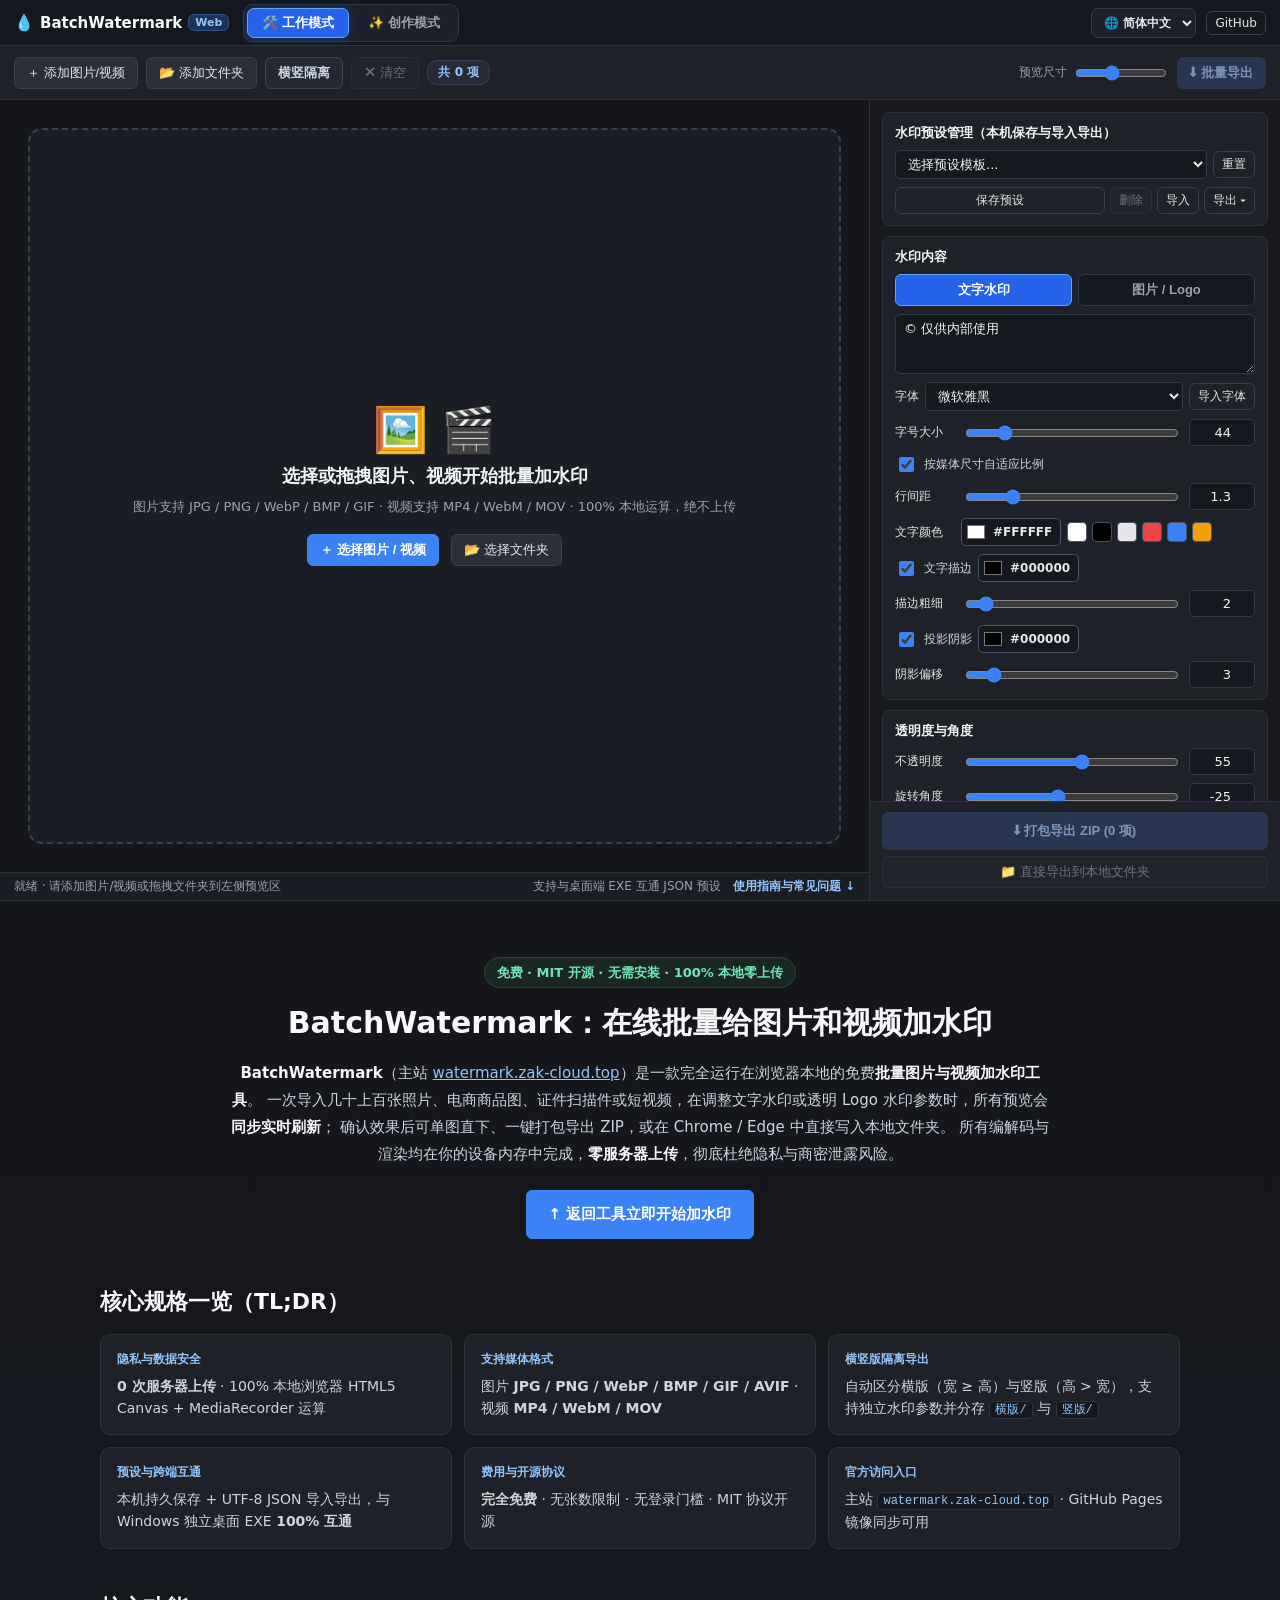
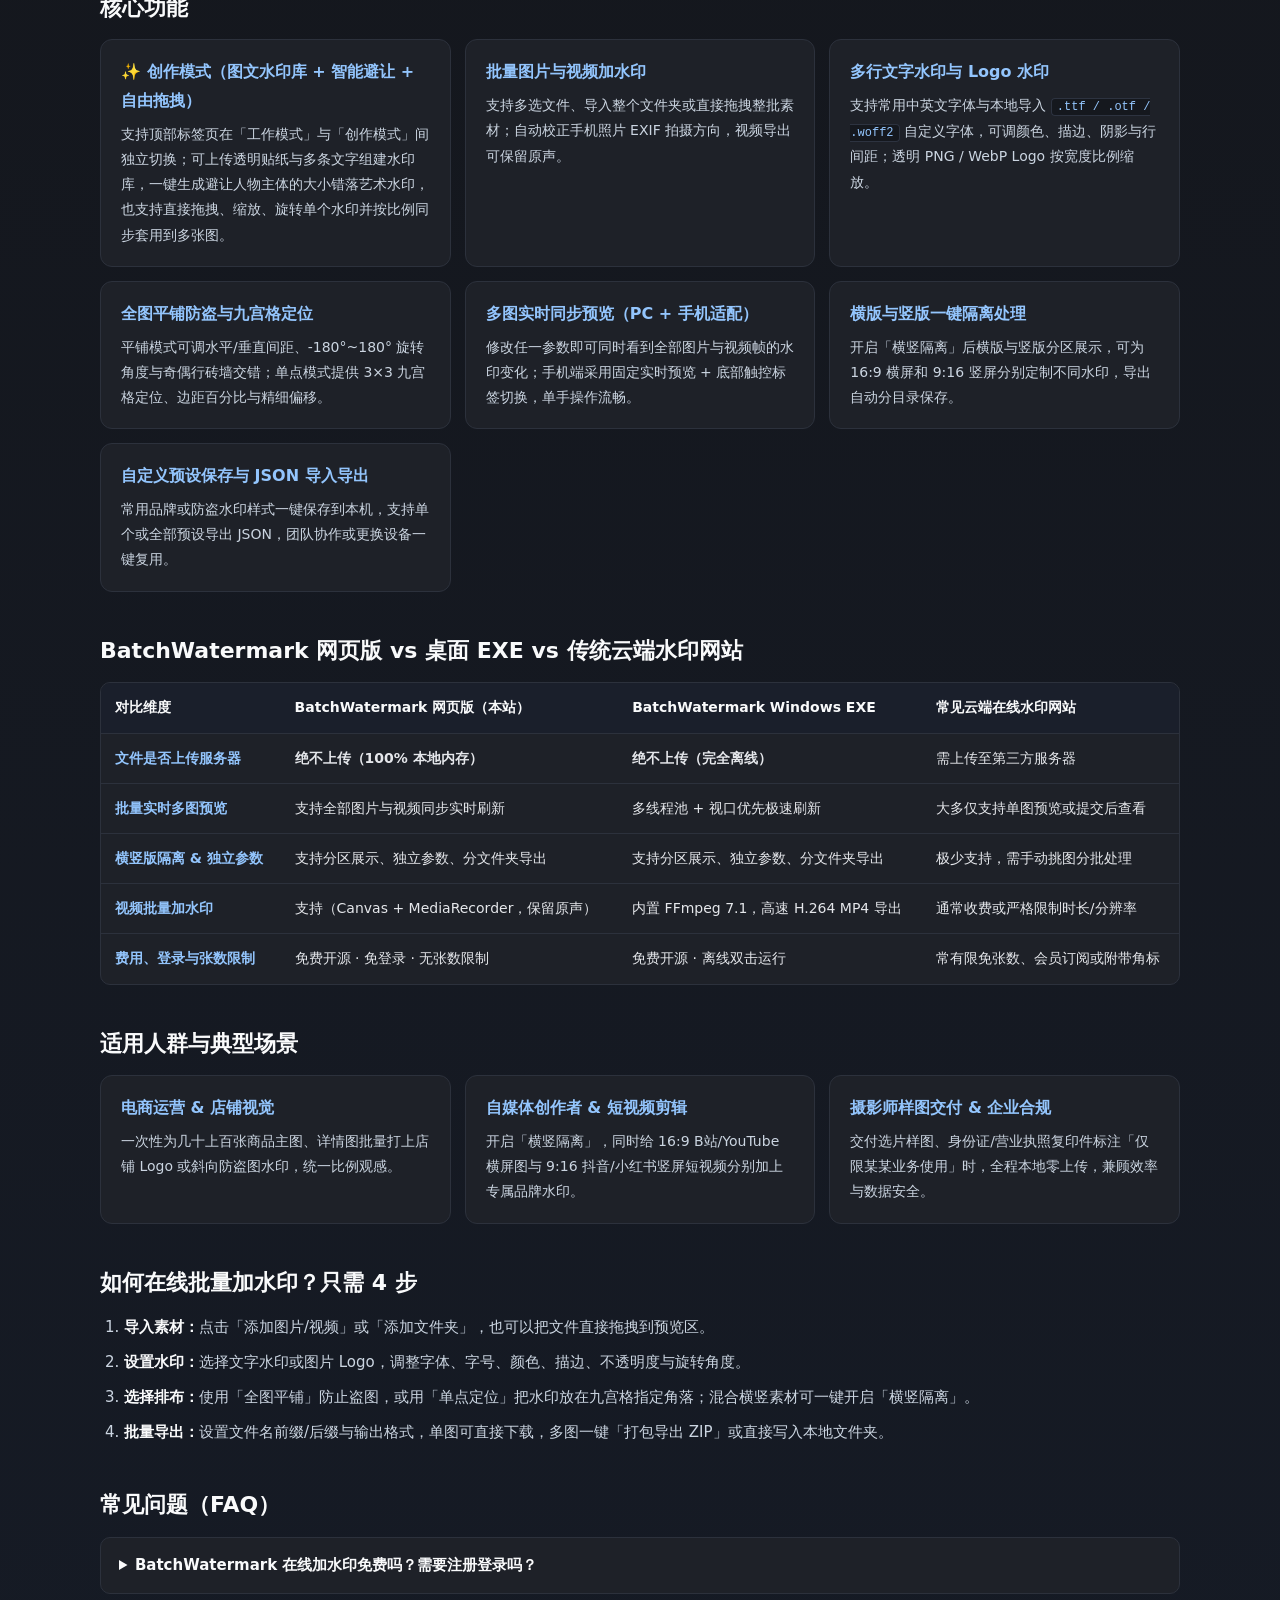
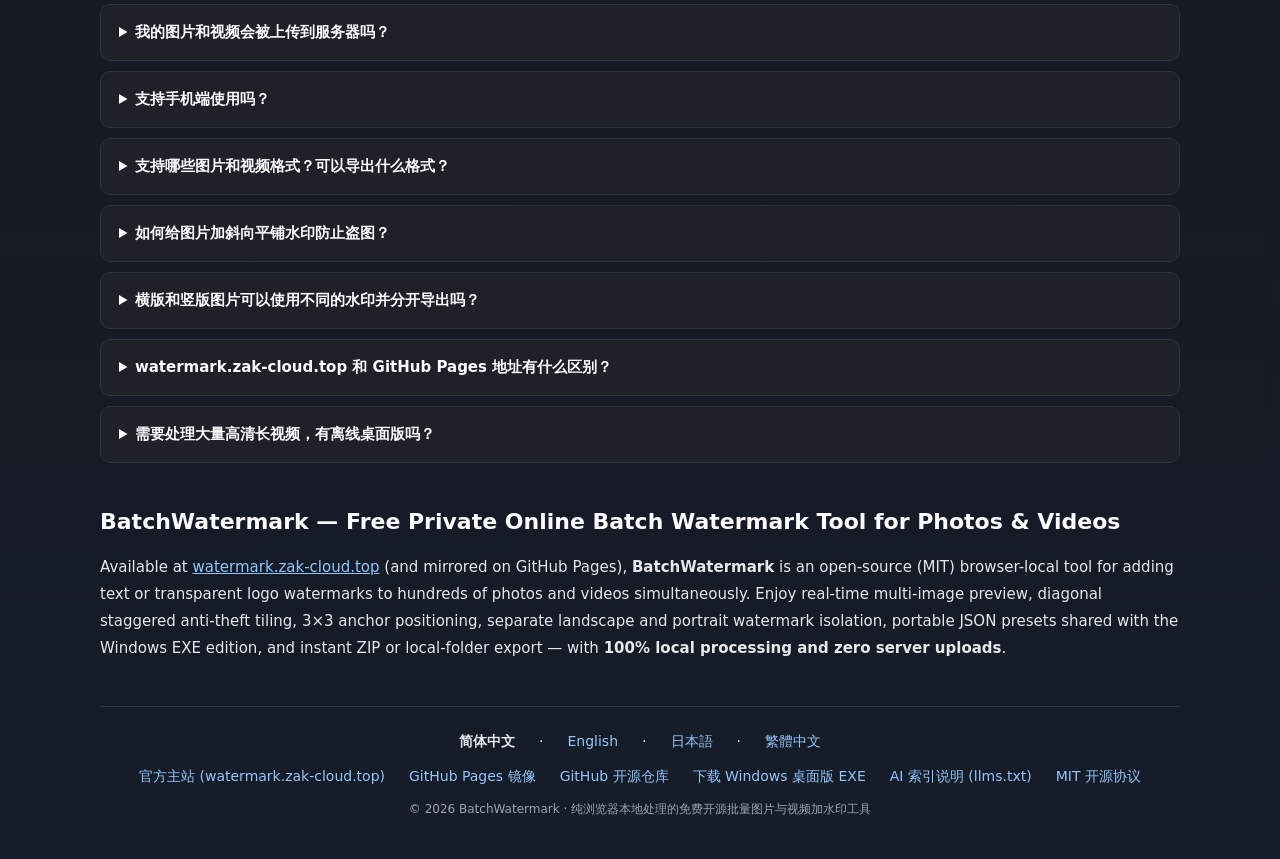
<file: web/index.html>
<!DOCTYPE html>
<html lang="zh-CN">
<head>
  <meta charset="UTF-8" />
  <meta name="viewport" content="width=device-width, initial-scale=1.0, viewport-fit=cover" />
  <title>BatchWatermark 在线批量加水印工具 · 免费图片与视频添加文字/Logo水印（零上传）</title>
  <meta name="description" content="BatchWatermark（watermark.zak-cloud.top）是免费开源、100% 浏览器本地运行的双模式在线批量加水印工具：工作模式支持多张图片与视频实时预览、横竖版隔离导出与 JSON 预设；创作模式支持图文水印库、智能避让主体多尺度艺术排版与自由拖拽精修。" />
  <meta name="keywords" content="批量加水印,在线加水印,图片加水印,视频加水印,艺术水印,画师防盗水印,免费加水印工具,Logo水印,文字水印,平铺水印,防盗图水印,本地加水印,不上传图片加水印,横竖版水印,BatchWatermark" />
  <meta name="author" content="drank5090" />
  <meta name="robots" content="index, follow, max-image-preview:large, max-snippet:-1, max-video-preview:-1" />
  <link rel="canonical" href="https://watermark.zak-cloud.top/" />
  <link rel="alternate" hreflang="zh-CN" href="https://watermark.zak-cloud.top/" />
  <link rel="alternate" hreflang="en" href="https://watermark.zak-cloud.top/en/" />
  <link rel="alternate" hreflang="ja" href="https://watermark.zak-cloud.top/ja/" />
  <link rel="alternate" hreflang="zh-Hant" href="https://watermark.zak-cloud.top/zh-hant/" />
  <link rel="alternate" hreflang="x-default" href="https://watermark.zak-cloud.top/" />

  <!-- INJECT_HEAD_TRACKING -->

  <!-- Browser / mobile / platform hints -->
  <meta name="application-name" content="BatchWatermark Web" />
  <meta name="apple-mobile-web-app-capable" content="yes" />
  <meta name="apple-mobile-web-app-status-bar-style" content="black-translucent" />
  <meta name="apple-mobile-web-app-title" content="BatchWatermark" />
  <meta name="mobile-web-app-capable" content="yes" />
  <meta name="theme-color" content="#1e2128" />
  <meta name="color-scheme" content="dark" />
  <meta name="format-detection" content="telephone=no" />
  <meta name="renderer" content="webkit" />
  <meta name="applicable-device" content="pc,mobile" />
  <meta http-equiv="Cache-Control" content="no-transform" />
  <meta http-equiv="Cache-Control" content="no-siteapp" />

  <!-- Open Graph (WeChat / Facebook / LinkedIn / Slack / Discord) -->
  <meta property="og:type" content="website" />
  <meta property="og:site_name" content="BatchWatermark" />
        <meta property="og:locale" content="zh_CN" />
  <meta property="og:locale:alternate" content="en_US" />
  <meta property="og:locale:alternate" content="ja_JP" />
  <meta property="og:locale:alternate" content="zh_Hant" />
  <meta property="og:url" content="https://watermark.zak-cloud.top/" />
  <meta property="og:title" content="BatchWatermark · 免费在线批量图片视频加水印 &amp; 艺术水印创作（零上传）" />
  <meta property="og:description" content="100% 浏览器本地运行、绝不上传服务器：工作模式批量处理图片与视频，创作模式支持图文水印库、智能避让人物多尺度艺术排版与自由拖拽。" />
  <meta property="og:image" content="https://watermark.zak-cloud.top/og-image.png" />
  <meta property="og:image:secure_url" content="https://watermark.zak-cloud.top/og-image.png" />
  <meta property="og:image:type" content="image/png" />
  <meta property="og:image:width" content="1200" />
  <meta property="og:image:height" content="630" />
  <meta property="og:image:alt" content="BatchWatermark 在线批量加水印工具与创作模式艺术水印界面" />

  <!-- Twitter / X Card -->
  <meta name="twitter:card" content="summary_large_image" />
  <meta name="twitter:title" content="BatchWatermark · 免费在线批量图片视频加水印 &amp; 艺术水印创作（零上传）" />
  <meta name="twitter:description" content="100% 浏览器本地运行、绝不上传服务器：工作模式批量处理图片与视频，创作模式支持图文水印库、智能避让人物多尺度艺术排版与自由拖拽。" />
  <meta name="twitter:image" content="https://watermark.zak-cloud.top/og-image.png" />
  <meta name="twitter:image:alt" content="BatchWatermark 在线批量加水印工具与创作模式艺术水印界面" />

  <!-- Structured Data (JSON-LD @graph for SEO & Generative Engine Optimization / GEO) -->
  <script type="application/ld+json">
  {
    "@context": "https://schema.org",
    "@graph": [
      {
        "@type": "WebSite",
        "@id": "https://watermark.zak-cloud.top/#website",
        "name": "BatchWatermark",
        "alternateName": [
          "BatchWatermark Web",
          "在线批量加水印工具",
          "艺术水印创作工具"
        ],
        "url": "https://watermark.zak-cloud.top/",
        "inLanguage": [
          "zh-CN",
          "en",
          "ja",
          "zh-Hant"
        ],
        "sameAs": [
          "https://drank5090.github.io/BatchWatermark/",
          "https://github.com/drank5090/BatchWatermark"
        ]
      },
      {
        "@type": "WebApplication",
        "@id": "https://watermark.zak-cloud.top/#app",
        "name": "BatchWatermark 在线批量加水印工具",
        "alternateName": [
          "BatchWatermark Web",
          "在线批量加水印工具",
          "艺术水印创作工具"
        ],
        "url": "https://watermark.zak-cloud.top/",
        "inLanguage": "zh-CN",
        "sameAs": [
          "https://drank5090.github.io/BatchWatermark/",
          "https://github.com/drank5090/BatchWatermark"
        ],
        "description": "BatchWatermark（watermark.zak-cloud.top）是免费开源、100% 浏览器本地运行的双模式在线批量加水印工具：工作模式支持多张图片与视频实时预览、横竖版隔离导出与 JSON 预设；创作模式支持图文水印库、智能避让主体多尺度艺术排版与自由拖拽精修。",
        "applicationCategory": "MultimediaApplication",
        "applicationSubCategory": "Image and Video Watermarking Tool",
        "operatingSystem": "Web Browser (Chrome, Edge, Safari, Firefox, iOS, Android), Windows 10/11",
        "browserRequirements": "Requires HTML5 Canvas 2D and MediaRecorder support",
        "softwareVersion": "2.1.0",
        "isAccessibleForFree": true,
        "license": "https://opensource.org/licenses/MIT",
        "screenshot": "https://watermark.zak-cloud.top/og-image.png",
        "image": "https://watermark.zak-cloud.top/og-image.png",
        "offers": {
          "@type": "Offer",
          "price": "0",
          "priceCurrency": "CNY"
        },
        "author": {
          "@type": "Person",
          "name": "drank5090",
          "url": "https://github.com/drank5090"
        },
        "featureList": [
          "100% 浏览器本地内存运算，图片与视频零上传服务器",
          "双模式独立标签切换：工作模式（批量图片/视频）与创作模式（艺术水印/自由拖拽）",
          "创作模式支持图文水印库、显著度主体避让算法、大小错落自动排版与单层拖拽缩放旋转",
          "工作模式支持多图与视频帧同步实时预览、平铺防盗、九宫格定位与横竖版隔离分文件夹导出",
          "自定义预设与创作水印库本机持久化，支持 UTF-8 JSON 导入导出并与 Windows 桌面 EXE 互通",
          "支持单文件直下、ZIP 打包导出与 Chrome/Edge 直写本地文件夹，适配 PC 与手机端"
        ]
      },
      {
        "@type": "HowTo",
        "@id": "https://watermark.zak-cloud.top/#howto",
        "name": "如何使用 BatchWatermark 在线批量给图片和视频加水印",
        "description": "无需安装软件、不上传文件，4 步在浏览器本地完成工作模式批量水印或创作模式艺术水印。",
        "inLanguage": "zh-CN",
        "totalTime": "PT1M",
        "tool": [
          {
            "@type": "HowToTool",
            "name": "现代浏览器（Chrome / Edge / Safari / Firefox）"
          }
        ],
        "step": [
          {
            "@type": "HowToStep",
            "position": 1,
            "name": "选择工作模式或创作模式",
            "text": "在顶部标签栏切换「工作模式」（高效批量图片/视频、平铺/九宫格、横竖隔离）或「创作模式」（图文水印库、自动避让主体多尺度艺术排版、自由拖拽）。"
          },
          {
            "@type": "HowToStep",
            "position": 2,
            "name": "导入图片、视频或水印素材",
            "text": "支持多选文件、导入整个文件夹或直接拖拽进入画布；创作模式还可上传透明 PNG 贴纸与多行文字组建本机持久化水印库。"
          },
          {
            "@type": "HowToStep",
            "position": 3,
            "name": "实时预览与精细调整",
            "text": "工作模式所有图片与视频帧同步实时刷新；创作模式可一键「智能排版 / 换一版」，并直接拖拽、缩放、旋转或锁定任意单个水印。"
          },
          {
            "@type": "HowToStep",
            "position": 4,
            "name": "一键本地高清导出",
            "text": "支持单文件直下、零依赖 UTF-8 ZIP 批量打包导出，或在 Chrome/Edge 中直接写入本地目录，全程零服务器上传。"
          }
        ]
      },
      {
        "@type": "FAQPage",
        "@id": "https://watermark.zak-cloud.top/#faq",
        "inLanguage": "zh-CN",
        "mainEntity": [
          {
            "@type": "Question",
            "name": "BatchWatermark 在线加水印免费吗？需要注册登录吗？",
            "acceptedAnswer": {
              "@type": "Answer",
              "text": "完全免费并基于 MIT 协议开源，无需注册登录、无张数限制、无强制品牌角标，打开 watermark.zak-cloud.top 或 GitHub Pages 镜像即可直接使用。"
            }
          },
          {
            "@type": "Question",
            "name": "我的图片和视频会被上传到服务器吗？",
            "acceptedAnswer": {
              "@type": "Answer",
              "text": "绝不会上传。图片解码、Canvas 水印绘制、创作模式显著度计算、MediaRecorder 视频合成与 ZIP 打包全部在您的浏览器本地内存中完成，没有任何文件上传接口。"
            }
          },
          {
            "@type": "Question",
            "name": "工作模式和创作模式有什么区别？",
            "acceptedAnswer": {
              "@type": "Answer",
              "text": "工作模式专注高效批量给图片和视频加文字/Logo 平铺或九宫格水印，并支持横竖隔离导出；创作模式面向插画、摄影与约稿防盗，支持上传图文水印库、算法自动避让主体生成大小不一的艺术排版，并可自由拖拽精修。两个模式完全独立，通过顶部标签页切换。"
            }
          },
          {
            "@type": "Question",
            "name": "支持手机端使用吗？",
            "acceptedAnswer": {
              "@type": "Answer",
              "text": "支持。网页版针对 iOS Safari 与 Android 浏览器做了专属移动端布局优化：顶部固定实时预览/交互画布，下方通过分类标签切换参数，单图支持直接下载保存到手机。"
            }
          },
          {
            "@type": "Question",
            "name": "支持哪些图片和视频格式？可以导出什么格式？",
            "acceptedAnswer": {
              "@type": "Answer",
              "text": "图片支持 JPG / JPEG / PNG / WebP / BMP / GIF / AVIF，可保持原格式或转换为 JPEG、PNG、WebP 并调节质量；视频支持 MP4 / WebM / MOV，通过浏览器本地 MediaRecorder 导出 MP4 或 WebM 并保留原声。"
            }
          },
          {
            "@type": "Question",
            "name": "横版和竖版图片可以使用不同的水印并分开导出吗？",
            "acceptedAnswer": {
              "@type": "Answer",
              "text": "可以。在工作模式点击顶部「横竖隔离」，预览区自动分为横版区（宽 ≥ 高）和竖版区（高 > 宽），支持独立参数，导出时自动归入「横版/」和「竖版/」子文件夹。"
            }
          },
          {
            "@type": "Question",
            "name": "创作模式的水印库可以跨设备或与桌面版互通吗？",
            "acceptedAnswer": {
              "@type": "Answer",
              "text": "可以。创作模式水印库自动保存在浏览器本地 IndexedDB 中，并支持导出为标准 UTF-8 JSON 文件包，与 Windows 桌面 EXE 版 100% 双向导入导出互通。"
            }
          },
          {
            "@type": "Question",
            "name": "需要处理大量高清长视频，有离线桌面版吗？",
            "acceptedAnswer": {
              "@type": "Answer",
              "text": "有。BatchWatermark 提供基于 Python、PySide6 与内置 FFmpeg 的 Windows 独立单文件 EXE，同样内置工作模式与创作模式及四语言切换，可在 GitHub Releases 免费下载。"
            }
          }
        ]
      },
      {
        "@type": "BreadcrumbList",
        "@id": "https://watermark.zak-cloud.top/#breadcrumb",
        "itemListElement": [
          {
            "@type": "ListItem",
            "position": 1,
            "name": "BatchWatermark 首页",
            "item": "https://watermark.zak-cloud.top/"
          }
        ]
      }
    ]
  }
  </script>

  <!-- Icons & PWA manifest -->
  <link rel="icon" href="favicon.ico" sizes="48x48" />
  <link rel="icon" href="favicon.svg" type="image/svg+xml" />
  <link rel="apple-touch-icon" href="apple-touch-icon.png" />
  <link rel="manifest" href="site.webmanifest" />
  <link rel="stylesheet" href="styles.css" />
</head>
<body>
  <!-- INJECT_BODY_NOSCRIPT -->

  <div id="top" class="app-shell">
    <!-- Top Dual-Mode Tab Switcher (Work Mode / Creative Mode — completely independent) -->
    <nav id="modeTabBar" class="mode-tab-bar" role="tablist" aria-label="系统模式切换">
      <div class="mode-bar-left">
        <h1 class="brand">
          <span class="brand-icon" aria-hidden="true">💧</span>
          <span class="brand-title">BatchWatermark</span>
          <span class="brand-tag">Web</span>
          <span class="sr-only">在线批量给图片和视频加水印与艺术创作水印工具</span>
        </h1>
        <div class="mode-tabs" role="tablist">
          <button id="tabModeWork" class="mode-tab-btn active" role="tab" aria-selected="true" data-app-mode="work" type="button" title="原经典批量水印模式：图片与视频、横竖隔离、预设管理">🛠️ 工作模式</button>
          <button id="tabModeCreative" class="mode-tab-btn" role="tab" aria-selected="false" data-app-mode="creative" type="button" title="艺术水印创作模式：图文水印库、智能大小错落排版、自由拖拽精修">✨ 创作模式</button>
        </div>
      </div>
      <div class="mode-bar-right">
        <span class="privacy-pill" title="所有图片与视频仅在您的浏览器内存中本地处理，不会上传到任何服务器">🔒 纯本地处理</span>
        <select id="langSelect" class="lang-select" data-i18n-skip aria-label="Language / 语言 / 言語">
          <option value="zh-CN">🌐 简体中文</option>
          <option value="en">🌐 English</option>
          <option value="ja">🌐 日本語</option>
          <option value="zh-Hant">🌐 繁體中文</option>
        </select>
        <a class="btn btn-ghost repo-link" href="https://github.com/drank5090/BatchWatermark" target="_blank" rel="noopener noreferrer" title="查看 GitHub 开源仓库与桌面端 EXE 下载">GitHub</a>
      </div>
    </nav>

    <!-- ==================== WORK MODE (Original Classic Batch Mode) ==================== -->
    <div id="workModeView" class="mode-view">
    <!-- Top Toolbar -->
    <header class="top-bar">
      <div class="top-bar-left">
        <button id="btnAddFiles" class="btn desktop-only-inline" type="button" title="选择多张图片或视频">＋ 添加图片/视频</button>
        <button id="btnAddFolder" class="btn desktop-only-inline" type="button" title="导入整个文件夹中的所有图片与视频">📂 添加文件夹</button>
        <button id="btnIsolateToggle" class="btn btn-toggle" type="button" aria-pressed="false" title="开启后横版与竖版分开展示、支持独立参数，并分文件夹导出">横竖隔离</button>
        <button id="btnClearAll" class="btn btn-danger" type="button" disabled>✕ 清空</button>
        <span id="countBadge" class="count-badge">共 0 项</span>
      </div>

      <div class="top-bar-right">
        <label class="size-control" for="cardSizeSlider">
          <span class="muted-text">预览尺寸</span>
          <input id="cardSizeSlider" type="range" min="170" max="380" value="250" />
        </label>
        <button id="btnTopExport" class="btn btn-primary desktop-only-inline" type="button" disabled>⬇ 批量导出</button>
      </div>
    </header>

    <!-- Main Split Workspace -->
    <main class="workspace">
      <!-- Left Gallery Area -->
      <section id="galleryPane" class="gallery-pane" aria-label="实时多图预览区">
        <!-- Mobile-only compact preview bar when items are loaded -->
        <div id="mobileGalleryBar" class="mobile-gallery-bar hidden">
          <span id="mobileGallerySummary" class="mobile-gallery-summary">实时预览</span>
          <div class="mobile-gallery-bar-actions">
            <button id="btnMobileExpandGallery" class="btn-pill" type="button">展开画廊</button>
            <a class="btn-pill mobile-guide-pill" href="#guide">指南</a>
          </div>
        </div>

        <!-- Orientation Isolation Scope Filter Bar -->
        <div id="galleryFilterBar" class="gallery-filter-bar hidden">
          <div class="filter-bar-left">
            <span class="filter-label">横竖隔离视图：</span>
            <div class="pill-group" role="group" aria-label="横竖视图筛选">
              <button class="btn-pill active" data-scope="both" type="button">分组并列</button>
              <button class="btn-pill" id="btnScopeLand" data-scope="landscape" type="button">仅横版 (0)</button>
              <button class="btn-pill" id="btnScopePort" data-scope="portrait" type="button">仅竖版 (0)</button>
            </div>
          </div>
          <span class="muted-text desktop-only-inline">导出时将自动分别保存到「横版/」与「竖版/」子文件夹</span>
        </div>

        <!-- Empty Drop Zone -->
        <div id="emptyState" class="empty-state">
          <div id="dropZone" class="drop-zone">
            <div class="drop-icons" aria-hidden="true">🖼️ 🎬</div>
            <h2>选择或拖拽图片、视频开始批量加水印</h2>
            <p class="drop-sub">图片支持 JPG / PNG / WebP / BMP / GIF · 视频支持 MP4 / WebM / MOV · 100% 本地运算，绝不上传</p>
            <div class="drop-actions">
              <button id="btnEmptyAddFiles" class="btn btn-primary" type="button">＋ 选择图片 / 视频</button>
              <button id="btnEmptyAddFolder" class="btn desktop-only-inline" type="button">📂 选择文件夹</button>
            </div>
          </div>
        </div>

        <!-- Populated Gallery Scroll Area -->
        <div id="galleryScroll" class="gallery-scroll hidden">
          <!-- Primary Section (All items in unified mode, Landscape items in isolated mode) -->
          <div id="primarySection" class="media-section">
            <div id="landHeader" class="group-header hidden">
              <span class="group-title">横版媒体区（宽 ≥ 高）</span>
              <span id="landCountBadge" class="group-badge">0 项</span>
            </div>
            <div id="landEmptyHint" class="group-empty hidden">暂无横版图片或视频</div>
            <div id="primaryGrid" class="media-grid"></div>
          </div>

          <!-- Portrait Section (Visible only in orientation-isolated mode) -->
          <div id="portraitSection" class="media-section hidden">
            <div id="portHeader" class="group-header">
              <span class="group-title">竖版媒体区（高 &gt; 宽）</span>
              <span id="portCountBadge" class="group-badge">0 项</span>
            </div>
            <div id="portEmptyHint" class="group-empty hidden">暂无竖版图片或视频</div>
            <div id="portraitGrid" class="media-grid"></div>
          </div>
        </div>

        <!-- Status Bar -->
        <footer class="status-bar">
          <span id="statusText">就绪 · 请添加图片/视频或拖拽文件夹到左侧预览区</span>
          <span class="status-right">
            <span class="muted-text desktop-only-inline">支持与桌面端 EXE 互通 JSON 预设</span>
            <a class="guide-link" href="#guide">使用指南与常见问题 ↓</a>
          </span>
        </footer>
      </section>

      <!-- Right Control Panel (Desktop sidebar / Mobile tabbed drawer below pinned preview) -->
      <aside id="controlPanel" class="control-panel" data-active-mobile-tab="content" aria-label="水印参数操作面板">
        <!-- Mobile-only thumb-friendly parameter category tabs -->
        <nav id="mobileParamTabs" class="mobile-param-tabs" role="tablist" aria-label="水印参数分类">
          <button class="mobile-tab-btn active" role="tab" aria-selected="true" data-mobile-tab="content" type="button">内容</button>
          <button class="mobile-tab-btn" role="tab" aria-selected="false" data-mobile-tab="style" type="button">透明/角度</button>
          <button class="mobile-tab-btn" role="tab" aria-selected="false" data-mobile-tab="layout" type="button">位置排布</button>
          <button class="mobile-tab-btn" role="tab" aria-selected="false" data-mobile-tab="preset" type="button">预设/隔离</button>
          <button class="mobile-tab-btn" role="tab" aria-selected="false" data-mobile-tab="export" type="button">导出设置</button>
        </nav>

        <div class="panel-scroll">
          <!-- Orientation Independent Params Card -->
          <section id="orientationCard" class="section-card orientation-card hidden" data-tab-group="preset">
            <div class="section-title accent-title">横竖隔离 · 参数模式</div>
            <label class="checkbox-row">
              <input id="chkIndependentParams" type="checkbox" />
              <span>横版与竖版使用独立水印参数</span>
            </label>
            <div id="orientSwitchHost" class="orient-switch-host hidden">
              <div class="segmented-row">
                <button id="btnEditLandscape" class="btn-segmented active" type="button">编辑横版参数</button>
                <button id="btnEditPortrait" class="btn-segmented" type="button">编辑竖版参数</button>
              </div>
              <button id="btnSyncOtherOrient" class="btn btn-ghost full-width" type="button">将当前参数同步复制到另一方向</button>
            </div>
          </section>

          <!-- Preset Management Card -->
          <section class="section-card" data-tab-group="preset">
            <div class="section-title">水印预设管理（本机保存与导入导出）</div>
            <div class="inline-row">
              <select id="presetSelect" class="input-select grow" aria-label="选择水印预设"></select>
              <button id="btnResetParams" class="btn btn-ghost" type="button">重置</button>
            </div>
            <div class="preset-actions">
              <button id="btnSavePreset" class="btn btn-ghost grow" type="button" title="将当前参数保存到浏览器本机存储">保存预设</button>
              <button id="btnDeletePreset" class="btn btn-ghost" type="button" disabled title="删除当前选中的自定义预设">删除</button>
              <button id="btnImportPreset" class="btn btn-ghost" type="button" title="从 JSON 文件导入预设（兼容桌面端 EXE 预设）">导入</button>
              <div class="dropdown-wrap">
                <button id="btnExportPresetMenu" class="btn btn-ghost" type="button">导出 ▾</button>
                <div id="exportPresetDropdown" class="dropdown-menu hidden">
                  <button id="btnExportCurPreset" type="button">导出当前水印参数 (.json)</button>
                  <button id="btnExportAllPresets" type="button">导出全部本机自定义预设 (.json)</button>
                </div>
              </div>
            </div>
          </section>

          <!-- Watermark Content Card -->
          <section class="section-card" data-tab-group="content">
            <div class="section-title">水印内容</div>
            <div class="segmented-row">
              <button id="btnTypeText" class="btn-segmented active" type="button">文字水印</button>
              <button id="btnTypeImage" class="btn-segmented" type="button">图片 / Logo</button>
            </div>

            <!-- Text Controls -->
            <div id="textControls" class="control-stack">
              <textarea id="txtWatermark" class="input-textarea" rows="2" placeholder="输入水印文字（支持多行换行）..."></textarea>

              <div class="inline-row">
                <span class="field-label short">字体</span>
                <select id="fontSelect" class="input-select grow" aria-label="选择字体">
                  <option value="微软雅黑">微软雅黑</option>
                  <option value="微软雅黑 粗体">微软雅黑 粗体</option>
                  <option value="黑体">黑体</option>
                  <option value="宋体">宋体</option>
                  <option value="楷体">楷体</option>
                  <option value="仿宋">仿宋</option>
                  <option value="PingFang SC">PingFang SC</option>
                  <option value="Segoe UI">Segoe UI</option>
                  <option value="Arial">Arial</option>
                  <option value="Georgia">Georgia</option>
                  <option value="Monospace">等宽字体 (Monospace)</option>
                </select>
                <button id="btnLoadCustomFont" class="btn btn-ghost" type="button" title="加载本地 .ttf / .otf / .woff2 字体文件">导入字体</button>
              </div>
              <div id="customFontInfo" class="muted-text hidden"></div>

              <div class="slider-row">
                <span class="field-label">字号大小</span>
                <input id="rngFontSize" type="range" min="10" max="220" value="44" />
                <input id="numFontSize" class="input-num" type="number" min="10" max="220" value="44" />
              </div>

              <label class="checkbox-row">
                <input id="chkProportionalText" type="checkbox" checked />
                <span>按媒体尺寸自适应比例</span>
              </label>

              <div class="slider-row">
                <span class="field-label">行间距</span>
                <input id="rngLineSpacing" type="range" min="10" max="25" value="13" />
                <input id="numLineSpacing" class="input-num" type="number" min="1.0" max="2.5" step="0.1" value="1.3" />
              </div>

              <div class="color-row">
                <span class="field-label">文字颜色</span>
                <label class="color-chip">
                  <input id="clrText" type="color" value="#ffffff" />
                  <span id="clrTextHex">#FFFFFF</span>
                </label>
                <div class="swatches" id="textSwatches">
                  <button type="button" class="swatch" data-color="#FFFFFF" style="background:#FFFFFF" title="纯白" aria-label="纯白"></button>
                  <button type="button" class="swatch" data-color="#000000" style="background:#000000" title="纯黑" aria-label="纯黑"></button>
                  <button type="button" class="swatch" data-color="#E5E7EB" style="background:#E5E7EB" title="浅灰" aria-label="浅灰"></button>
                  <button type="button" class="swatch" data-color="#EF4444" style="background:#EF4444" title="红色" aria-label="红色"></button>
                  <button type="button" class="swatch" data-color="#3B82F6" style="background:#3B82F6" title="蓝色" aria-label="蓝色"></button>
                  <button type="button" class="swatch" data-color="#F59E0B" style="background:#F59E0B" title="金黄" aria-label="金黄"></button>
                </div>
              </div>

              <div class="effect-header">
                <label class="checkbox-row">
                  <input id="chkStroke" type="checkbox" checked />
                  <span>文字描边</span>
                </label>
                <label class="color-chip compact">
                  <input id="clrStroke" type="color" value="#000000" />
                  <span id="clrStrokeHex">#000000</span>
                </label>
              </div>
              <div class="slider-row" id="strokeWidthRow">
                <span class="field-label">描边粗细</span>
                <input id="rngStrokeWidth" type="range" min="1" max="16" value="2" />
                <input id="numStrokeWidth" class="input-num" type="number" min="1" max="16" value="2" />
              </div>

              <div class="effect-header">
                <label class="checkbox-row">
                  <input id="chkShadow" type="checkbox" checked />
                  <span>投影阴影</span>
                </label>
                <label class="color-chip compact">
                  <input id="clrShadow" type="color" value="#000000" />
                  <span id="clrShadowHex">#000000</span>
                </label>
              </div>
              <div class="slider-row" id="shadowOffsetRow">
                <span class="field-label">阴影偏移</span>
                <input id="rngShadowOffset" type="range" min="1" max="20" value="3" />
                <input id="numShadowOffset" class="input-num" type="number" min="1" max="20" value="3" />
              </div>
            </div>

            <!-- Image/Logo Controls -->
            <div id="logoControls" class="control-stack hidden">
              <div class="logo-picker-box">
                <div id="logoThumbBox" class="logo-thumb">无Logo</div>
                <div class="logo-picker-info">
                  <div id="logoFileName" class="muted-text">请选择带透明背景的 PNG / WebP Logo</div>
                  <button id="btnPickLogo" class="btn" type="button">选择水印图片...</button>
                </div>
              </div>
              <div class="slider-row">
                <span class="field-label">缩放比例</span>
                <input id="rngLogoScale" type="range" min="3" max="100" value="22" />
                <input id="numLogoScale" class="input-num" type="number" min="3" max="100" value="22" />
              </div>
              <label class="checkbox-row">
                <input id="chkProportionalLogo" type="checkbox" checked />
                <span>按目标媒体宽度百分比缩放</span>
              </label>
            </div>
          </section>

          <!-- Appearance Card -->
          <section class="section-card" data-tab-group="style">
            <div class="section-title">透明度与角度</div>
            <div class="slider-row">
              <span class="field-label">不透明度</span>
              <input id="rngOpacity" type="range" min="0" max="100" value="55" />
              <input id="numOpacity" class="input-num" type="number" min="0" max="100" value="55" />
            </div>
            <div class="slider-row">
              <span class="field-label">旋转角度</span>
              <input id="rngRotation" type="range" min="-180" max="180" value="-25" />
              <input id="numRotation" class="input-num" type="number" min="-180" max="180" value="-25" />
            </div>
            <div class="quick-angles">
              <span class="field-label muted-text">快捷角度</span>
              <button class="btn-pill" data-angle="0" type="button">0°</button>
              <button class="btn-pill" data-angle="-25" type="button">-25°</button>
              <button class="btn-pill" data-angle="-45" type="button">-45°</button>
              <button class="btn-pill" data-angle="30" type="button">30°</button>
              <button class="btn-pill" data-angle="45" type="button">45°</button>
            </div>
          </section>

          <!-- Position & Layout Card -->
          <section class="section-card" data-tab-group="layout">
            <div class="section-title">位置与排布</div>
            <div class="segmented-row">
              <button id="btnModeTiled" class="btn-segmented active" type="button">全图平铺</button>
              <button id="btnModeSingle" class="btn-segmented" type="button">单点定位</button>
            </div>

            <!-- Tiled options -->
            <div id="tiledControls" class="control-stack">
              <div class="slider-row">
                <span class="field-label">水平间距</span>
                <input id="rngTileX" type="range" min="10" max="500" value="120" />
                <input id="numTileX" class="input-num" type="number" min="10" max="500" value="120" />
              </div>
              <div class="slider-row">
                <span class="field-label">垂直间距</span>
                <input id="rngTileY" type="range" min="10" max="500" value="100" />
                <input id="numTileY" class="input-num" type="number" min="10" max="500" value="100" />
              </div>
              <label class="checkbox-row">
                <input id="chkTileStagger" type="checkbox" checked />
                <span>奇偶行交错排布（砖墙错位）</span>
              </label>
            </div>

            <!-- Single options -->
            <div id="singleControls" class="control-stack hidden">
              <div class="anchor-row">
                <span class="field-label">九宫格</span>
                <div id="anchorGrid" class="anchor-grid" role="group" aria-label="九宫格锚点">
                  <button type="button" class="anchor-btn" data-anchor="top_left" title="左上角">↖</button>
                  <button type="button" class="anchor-btn" data-anchor="top_center" title="顶部居中">↑</button>
                  <button type="button" class="anchor-btn" data-anchor="top_right" title="右上角">↗</button>
                  <button type="button" class="anchor-btn" data-anchor="middle_left" title="左侧居中">←</button>
                  <button type="button" class="anchor-btn" data-anchor="center" title="正中心">●</button>
                  <button type="button" class="anchor-btn" data-anchor="middle_right" title="右侧居中">→</button>
                  <button type="button" class="anchor-btn" data-anchor="bottom_left" title="左下角">↙</button>
                  <button type="button" class="anchor-btn" data-anchor="bottom_center" title="底部居中">↓</button>
                  <button type="button" class="anchor-btn active" data-anchor="bottom_right" title="右下角">↘</button>
                </div>
              </div>
              <div class="slider-row">
                <span class="field-label">水平边距</span>
                <input id="rngMarginX" type="range" min="0" max="300" value="40" />
                <input id="numMarginX" class="input-num" type="number" min="0" max="30" step="0.5" value="4.0" />
              </div>
              <div class="slider-row">
                <span class="field-label">垂直边距</span>
                <input id="rngMarginY" type="range" min="0" max="300" value="40" />
                <input id="numMarginY" class="input-num" type="number" min="0" max="30" step="0.5" value="4.0" />
              </div>
            </div>

            <!-- Shared Fine Offsets -->
            <div class="slider-row">
              <span class="field-label">水平微调</span>
              <input id="rngOffsetX" type="range" min="-400" max="400" value="0" />
              <input id="numOffsetX" class="input-num" type="number" min="-40" max="40" step="0.5" value="0.0" />
            </div>
            <div class="slider-row">
              <span class="field-label">垂直微调</span>
              <input id="rngOffsetY" type="range" min="-400" max="400" value="0" />
              <input id="numOffsetY" class="input-num" type="number" min="-40" max="40" step="0.5" value="0.0" />
            </div>
          </section>

          <!-- Export Settings Card -->
          <section class="section-card" data-tab-group="export">
            <div class="section-title">批量导出设置</div>
            <div id="exportIsolationHint" class="info-hint hidden">
              已开启横竖隔离：导出将自动分为「横版/」与「竖版/」子文件夹
            </div>
            <div class="inline-row">
              <span class="field-label short">前缀</span>
              <input id="txtPrefix" class="input-text grow" type="text" placeholder="可选" />
              <span class="field-label short">后缀</span>
              <input id="txtSuffix" class="input-text grow" type="text" value="_watermarked" placeholder="如 _wm" />
            </div>
            <div class="inline-row">
              <span class="field-label">图片格式</span>
              <select id="selOutputFormat" class="input-select grow">
                <option value="keep">保持原格式</option>
                <option value="jpeg">JPEG (.jpg)</option>
                <option value="png">PNG (.png)</option>
                <option value="webp">WebP (.webp)</option>
              </select>
            </div>
            <div class="slider-row">
              <span class="field-label">导出质量</span>
              <input id="rngQuality" type="range" min="50" max="100" value="92" />
              <input id="numQuality" class="input-num" type="number" min="50" max="100" value="92" />
            </div>
            <label class="checkbox-row">
              <input id="chkVideoAudio" type="checkbox" checked />
              <span>视频保留原声（Canvas + MediaRecorder 本地录制）</span>
            </label>
          </section>
        </div>

        <!-- Sticky Export Footer -->
        <div class="export-footer">
          <div class="export-footer-row">
            <button id="btnMobileAdd" class="btn mobile-only-flex" type="button">＋ 添加</button>
            <button id="btnExportZip" class="btn btn-primary grow export-main-btn" type="button" disabled>
              ⬇ 打包导出 ZIP (0 项)
            </button>
          </div>
          <button id="btnExportDir" class="btn full-width desktop-only-block" type="button" disabled title="Chrome / Edge 支持直接将文件写入本地目标文件夹">
            📁 直接导出到本地文件夹
          </button>
        </div>
      </aside>
    </main>
    </div><!-- /#workModeView -->

    <!-- ==================== CREATIVE MODE (Art Watermark Studio) ==================== -->
    <div id="creativeModeView" class="mode-view hidden" aria-label="创作模式工作区">
      <header class="top-bar creative-toolbar">
        <div class="top-bar-left">
          <button id="btnCreativeAddImg" class="btn" type="button">＋ 添加图片</button>
          <button id="btnCreativeClearImgs" class="btn btn-danger" type="button" disabled>✕ 清空</button>
          <span id="creativeCountBadge" class="count-badge">共 0 张</span>
          <button id="btnCreativeAuto" class="btn btn-primary" type="button" disabled title="使用避让主体的多尺度算法自动生成美观大小不一的水印">✨ 智能排版</button>
          <button id="btnCreativeShuffle" class="btn" type="button" disabled title="更换随机种子重新生成（锁定图层会保留）">🎲 换一版</button>
          <button id="btnCreativeAutoAll" class="btn desktop-only-inline" type="button" disabled title="为全部图片各自生成智能避让排版">⚡ 全部智能排版</button>
          <button id="btnCreativeSyncAll" class="btn desktop-only-inline" type="button" disabled title="将当前手工精修好的排版按相对比例同步到全部图片">📋 套用当前到全部</button>
        </div>
        <div class="top-bar-right">
          <button id="btnCreativeUndo" class="btn btn-ghost" type="button" disabled title="撤销 (Ctrl+Z)">↶ 撤销</button>
          <button id="btnCreativeRedo" class="btn btn-ghost" type="button" disabled title="重做 (Ctrl+Y)">↷ 重做</button>
          <button id="btnCreativeExportTop" class="btn btn-primary desktop-only-inline" type="button" disabled>⬇ 导出图片</button>
        </div>
      </header>

      <main id="creativeWorkspace" class="creative-workspace" data-mobile-creative-tab="auto">
        <!-- Left Pane: Watermark Library (Images + Texts) -->
        <aside id="creativeLibPane" class="creative-lib-pane" data-creative-panel="library" aria-label="创作模式水印素材库">
          <div class="creative-pane-header">
            <span class="section-title">🎨 水印素材库（图片 + 文字）</span>
            <span id="creativeLibCount" class="group-badge">0 项</span>
          </div>
          <p class="muted-text creative-pane-hint">勾选参与自动排版；按住素材卡片拖到画布，或点「＋」直接放上画布</p>
          <div class="creative-lib-actions">
            <button id="btnLibUploadImg" class="btn btn-primary grow" type="button">＋ 上传图片水印</button>
            <button id="btnLibAddText" class="btn grow" type="button">＋ 文字水印</button>
          </div>
          <div class="creative-lib-pack-row">
            <button id="btnLibImport" class="btn btn-ghost grow" type="button" title="导入 JSON 水印库（兼容桌面端 EXE）">导入库</button>
            <button id="btnLibExport" class="btn btn-ghost grow" type="button" title="导出 JSON 水印库（兼容桌面端 EXE）">导出库</button>
            <button id="btnLibReset" class="btn btn-ghost grow" type="button" title="恢复内置艺术雪花/星光/初雪印章素材">恢复默认</button>
          </div>
          <div id="creativeLibList" class="creative-lib-list"></div>
        </aside>

        <!-- Center Pane: Interactive Drag/Scale/Rotate Canvas + Filmstrip -->
        <section id="creativeStagePane" class="creative-stage-pane" aria-label="创作模式交互画布">
          <div id="creativeStageBox" class="creative-stage-box">
            <div id="creativeEmptyState" class="creative-empty-state">
              <div class="drop-zone creative-drop-zone">
                <div class="drop-icons" aria-hidden="true">✨ 🖼️ 🎨</div>
                <h2>选择或拖入图片，开始艺术水印创作</h2>
                <p class="drop-sub">支持上传透明 PNG 贴纸与多行文字水印库 · 一键智能大小错落避让主体 · 任意元素自由拖拽、缩放、旋转</p>
                <div class="drop-actions">
                  <button id="btnCreativeEmptyAdd" class="btn btn-primary" type="button">＋ 选择图片开始创作</button>
                </div>
              </div>
            </div>
            <canvas id="creativeCanvas" class="creative-canvas hidden"></canvas>
          </div>
          <div id="creativeFilmstrip" class="creative-filmstrip" aria-label="已导入创作图片列表"></div>
        </section>

        <!-- Mobile-only Creative Mode Tab Strip -->
        <nav id="creativeMobileTabs" class="mobile-param-tabs creative-mobile-tabs" role="tablist" aria-label="创作模式面板切换">
          <button class="mobile-tab-btn active" role="tab" aria-selected="true" data-creative-tab="auto" type="button">✨ 自动排版</button>
          <button class="mobile-tab-btn" role="tab" aria-selected="false" data-creative-tab="library" type="button">🎨 水印库</button>
          <button class="mobile-tab-btn" role="tab" aria-selected="false" data-creative-tab="layer" type="button">🖐️ 精修</button>
          <button class="mobile-tab-btn" role="tab" aria-selected="false" data-creative-tab="export" type="button">⬇ 导出</button>
        </nav>

        <!-- Right Pane: Auto Algorithm + Selected Layer Inspector + Export -->
        <aside id="creativeRightPane" class="creative-right-pane" aria-label="创作模式参数面板">
          <div class="panel-scroll">
            <!-- Auto Aesthetic Layout Card -->
            <section class="section-card" data-creative-panel="auto">
              <div class="section-title">✨ 自动美学排版算法</div>
              <div class="inline-row">
                <span class="field-label">风格</span>
                <select id="selCreativeStyle" class="input-select grow" aria-label="自动排版风格">
                  <option value="artistic_scatter">艺术错落 · 示例同款（推荐）</option>
                  <option value="frame_halo">边框环绕 · 中心人物通透</option>
                  <option value="full_anti_theft">全图防盗 · 多尺寸防抠图</option>
                  <option value="magazine_editorial">杂志海报 · 主标题+点缀</option>
                </select>
              </div>
              <div class="slider-row">
                <span class="field-label">分布密度</span>
                <input id="rngCDensity" type="range" min="10" max="100" value="58" />
                <input id="numCDensity" class="input-num" type="number" min="10" max="100" value="58" />
              </div>
              <div class="slider-row">
                <span class="field-label">大小差异</span>
                <input id="rngCScaleVar" type="range" min="0" max="100" value="72" />
                <input id="numCScaleVar" class="input-num" type="number" min="0" max="100" value="72" />
              </div>
              <div class="slider-row">
                <span class="field-label">主体避让</span>
                <input id="rngCAvoid" type="range" min="0" max="100" value="75" />
                <input id="numCAvoid" class="input-num" type="number" min="0" max="100" value="75" />
              </div>
              <div class="slider-row">
                <span class="field-label">整体透明</span>
                <input id="rngCOpacity" type="range" min="15" max="100" value="78" />
                <input id="numCOpacity" class="input-num" type="number" min="15" max="100" value="78" />
              </div>
              <div class="slider-row">
                <span class="field-label">随机倾斜</span>
                <input id="rngCRotJitter" type="range" min="0" max="45" value="18" />
                <input id="numCRotJitter" class="input-num" type="number" min="0" max="45" value="18" />
              </div>
              <label class="checkbox-row">
                <input id="chkCSoftGlow" type="checkbox" checked />
                <span>柔和外发光（亮暗背景均通透清晰）</span>
              </label>
              <label class="checkbox-row">
                <input id="chkCMicroGrid" type="checkbox" checked />
                <span>补充微型防盗底纹（示例图同款细纹）</span>
              </label>
              <div class="inline-row">
                <button id="btnPanelAutoGen" class="btn btn-primary grow" type="button">✨ 生成美观排版</button>
                <button id="btnPanelShuffle" class="btn" type="button">🎲 换一版</button>
                <button id="btnClearLayers" class="btn btn-ghost" type="button">清空</button>
              </div>
            </section>

            <!-- Selected Layer Inspector Card -->
            <section class="section-card" data-creative-panel="layer">
              <div class="section-title">🖐️ 选中水印精修（自由拖拽/缩放/旋转）</div>
              <p id="creativeInspectorEmpty" class="muted-text">点击画布中的任意水印，或从水印库拖入元素后，即可在此微调大小、角度、透明度与层级；支持 Delete 删除与 Ctrl+Z 撤销。</p>
              <div id="creativeInspectorBody" class="control-stack hidden">
                <div id="inspectorLayerName" class="info-hint"></div>
                <div class="slider-row">
                  <span class="field-label">大小比例</span>
                  <input id="rngLayerScale" type="range" min="30" max="800" value="140" />
                  <input id="numLayerScale" class="input-num" type="number" min="3" max="80" step="0.5" value="14.0" />
                </div>
                <div class="slider-row">
                  <span class="field-label">不透明度</span>
                  <input id="rngLayerOpacity" type="range" min="5" max="100" value="75" />
                  <input id="numLayerOpacity" class="input-num" type="number" min="5" max="100" value="75" />
                </div>
                <div class="slider-row">
                  <span class="field-label">旋转角度</span>
                  <input id="rngLayerRot" type="range" min="-180" max="180" value="0" />
                  <input id="numLayerRot" class="input-num" type="number" min="-180" max="180" value="0" />
                </div>
                <div class="inline-row">
                  <label class="checkbox-row grow">
                    <input id="chkLayerGlow" type="checkbox" checked />
                    <span>柔和外发光</span>
                  </label>
                  <label class="checkbox-row grow">
                    <input id="chkLayerLock" type="checkbox" />
                    <span>🔒 锁定位置</span>
                  </label>
                </div>
                <div class="preset-actions">
                  <button id="btnLayerUp" class="btn btn-ghost grow" type="button">上移</button>
                  <button id="btnLayerDown" class="btn btn-ghost grow" type="button">下移</button>
                  <button id="btnLayerDup" class="btn btn-ghost grow" type="button">复制</button>
                  <button id="btnLayerDel" class="btn btn-danger grow" type="button">删除</button>
                </div>
              </div>
            </section>

            <!-- Export Settings Card -->
            <section class="section-card" data-creative-panel="export">
              <div class="section-title">⬇ 创作模式导出设置</div>
              <div class="inline-row">
                <span class="field-label">输出格式</span>
                <select id="selCOutputFormat" class="input-select grow">
                  <option value="keep">保持原格式</option>
                  <option value="png">PNG（无损）</option>
                  <option value="jpeg">JPEG (.jpg)</option>
                  <option value="webp">WebP (.webp)</option>
                </select>
              </div>
              <div class="slider-row">
                <span class="field-label">导出质量</span>
                <input id="rngCQuality" type="range" min="50" max="100" value="94" />
                <input id="numCQuality" class="input-num" type="number" min="50" max="100" value="94" />
              </div>
              <div class="inline-row">
                <span class="field-label">文件后缀</span>
                <input id="txtCSuffix" class="input-text grow" type="text" value="_creative" />
              </div>
            </section>
          </div>

          <div class="export-footer creative-export-footer">
            <div class="export-footer-row">
              <button id="btnCreativeExportCur" class="btn" type="button" disabled>导出当前图</button>
              <button id="btnCreativeExportAll" class="btn btn-primary grow" type="button" disabled>⬇ 批量导出 ZIP (0 张)</button>
            </div>
          </div>
        </aside>
      </main>
    </div><!-- /#creativeModeView -->
  </div>

  <!-- Crawlable Product Guide & GEO Knowledge Hub (scroll below the app viewport) -->
  <div class="site-guide-wrap">
    <article id="guide" class="site-guide" aria-labelledby="guideTitle">
      <header class="guide-hero">
        <p class="guide-eyebrow">免费 · MIT 开源 · 无需安装 · 100% 本地零上传</p>
        <h2 id="guideTitle">BatchWatermark：在线批量给图片和视频加水印</h2>
        <p class="guide-lead">
          <strong>BatchWatermark</strong>（主站 <a href="https://watermark.zak-cloud.top/">watermark.zak-cloud.top</a>）是一款完全运行在浏览器本地的免费<strong>批量图片与视频加水印工具</strong>。
          一次导入几十上百张照片、电商商品图、证件扫描件或短视频，在调整文字水印或透明 Logo 水印参数时，所有预览会<strong>同步实时刷新</strong>；
          确认效果后可单图直下、一键打包导出 ZIP，或在 Chrome / Edge 中直接写入本地文件夹。
          所有编解码与渲染均在你的设备内存中完成，<strong>零服务器上传</strong>，彻底杜绝隐私与商密泄露风险。
        </p>
        <a class="btn btn-primary guide-cta" href="#top">↑ 返回工具立即开始加水印</a>
      </header>

      <!-- GEO Concise Fact Summary (TL;DR) -->
      <section class="guide-section" aria-labelledby="tldrTitle">
        <h2 id="tldrTitle">核心规格一览（TL;DR）</h2>
        <dl class="facts-grid">
          <div class="fact-card">
            <dt>隐私与数据安全</dt>
            <dd><strong>0 次服务器上传</strong> · 100% 本地浏览器 HTML5 Canvas + MediaRecorder 运算</dd>
          </div>
          <div class="fact-card">
            <dt>支持媒体格式</dt>
            <dd>图片 <strong>JPG / PNG / WebP / BMP / GIF / AVIF</strong> · 视频 <strong>MP4 / WebM / MOV</strong></dd>
          </div>
          <div class="fact-card">
            <dt>横竖版隔离导出</dt>
            <dd>自动区分横版（宽 ≥ 高）与竖版（高 &gt; 宽），支持独立水印参数并分存 <code>横版/</code> 与 <code>竖版/</code></dd>
          </div>
          <div class="fact-card">
            <dt>预设与跨端互通</dt>
            <dd>本机持久保存 + UTF-8 JSON 导入导出，与 Windows 独立桌面 EXE <strong>100% 互通</strong></dd>
          </div>
          <div class="fact-card">
            <dt>费用与开源协议</dt>
            <dd><strong>完全免费</strong> · 无张数限制 · 无登录门槛 · MIT 协议开源</dd>
          </div>
          <div class="fact-card">
            <dt>官方访问入口</dt>
            <dd>主站 <code>watermark.zak-cloud.top</code> · GitHub Pages 镜像同步可用</dd>
          </div>
        </dl>
      </section>

      <section class="guide-section" aria-labelledby="featTitle">
        <h2 id="featTitle">核心功能</h2>
        <ul class="feature-grid">
          <li class="feature-item">
            <h3>✨ 创作模式（图文水印库 + 智能避让 + 自由拖拽）</h3>
            <p>支持顶部标签页在「工作模式」与「创作模式」间独立切换；可上传透明贴纸与多条文字组建水印库，一键生成避让人物主体的大小错落艺术水印，也支持直接拖拽、缩放、旋转单个水印并按比例同步套用到多张图。</p>
          </li>
          <li class="feature-item">
            <h3>批量图片与视频加水印</h3>
            <p>支持多选文件、导入整个文件夹或直接拖拽整批素材；自动校正手机照片 EXIF 拍摄方向，视频导出可保留原声。</p>
          </li>
          <li class="feature-item">
            <h3>多行文字水印与 Logo 水印</h3>
            <p>支持常用中英文字体与本地导入 <code>.ttf / .otf / .woff2</code> 自定义字体，可调颜色、描边、阴影与行间距；透明 PNG / WebP Logo 按宽度比例缩放。</p>
          </li>
          <li class="feature-item">
            <h3>全图平铺防盗与九宫格定位</h3>
            <p>平铺模式可调水平/垂直间距、-180°~180° 旋转角度与奇偶行砖墙交错；单点模式提供 3×3 九宫格定位、边距百分比与精细偏移。</p>
          </li>
          <li class="feature-item">
            <h3>多图实时同步预览（PC + 手机适配）</h3>
            <p>修改任一参数即可同时看到全部图片与视频帧的水印变化；手机端采用固定实时预览 + 底部触控标签切换，单手操作流畅。</p>
          </li>
          <li class="feature-item">
            <h3>横版与竖版一键隔离处理</h3>
            <p>开启「横竖隔离」后横版与竖版分区展示，可为 16:9 横屏和 9:16 竖屏分别定制不同水印，导出自动分目录保存。</p>
          </li>
          <li class="feature-item">
            <h3>自定义预设保存与 JSON 导入导出</h3>
            <p>常用品牌或防盗水印样式一键保存到本机，支持单个或全部预设导出 JSON，团队协作或更换设备一键复用。</p>
          </li>
        </ul>
      </section>

      <!-- Structured Comparison Table (High-citation GEO signal) -->
      <section class="guide-section" aria-labelledby="compareTitle">
        <h2 id="compareTitle">BatchWatermark 网页版 vs 桌面 EXE vs 传统云端水印网站</h2>
        <div class="table-scroll">
          <table class="compare-table">
            <thead>
              <tr>
                <th>对比维度</th>
                <th>BatchWatermark 网页版（本站）</th>
                <th>BatchWatermark Windows EXE</th>
                <th>常见云端在线水印网站</th>
              </tr>
            </thead>
            <tbody>
              <tr>
                <td>文件是否上传服务器</td>
                <td><strong>绝不上传（100% 本地内存）</strong></td>
                <td><strong>绝不上传（完全离线）</strong></td>
                <td>需上传至第三方服务器</td>
              </tr>
              <tr>
                <td>批量实时多图预览</td>
                <td>支持全部图片与视频同步实时刷新</td>
                <td>多线程池 + 视口优先极速刷新</td>
                <td>大多仅支持单图预览或提交后查看</td>
              </tr>
              <tr>
                <td>横竖版隔离 &amp; 独立参数</td>
                <td>支持分区展示、独立参数、分文件夹导出</td>
                <td>支持分区展示、独立参数、分文件夹导出</td>
                <td>极少支持，需手动挑图分批处理</td>
              </tr>
              <tr>
                <td>视频批量加水印</td>
                <td>支持（Canvas + MediaRecorder，保留原声）</td>
                <td>内置 FFmpeg 7.1，高速 H.264 MP4 导出</td>
                <td>通常收费或严格限制时长/分辨率</td>
              </tr>
              <tr>
                <td>费用、登录与张数限制</td>
                <td>免费开源 · 免登录 · 无张数限制</td>
                <td>免费开源 · 离线双击运行</td>
                <td>常有限免张数、会员订阅或附带角标</td>
              </tr>
            </tbody>
          </table>
        </div>
      </section>

      <section class="guide-section" aria-labelledby="usecaseTitle">
        <h2 id="usecaseTitle">适用人群与典型场景</h2>
        <ul class="feature-grid">
          <li class="feature-item">
            <h3>电商运营 &amp; 店铺视觉</h3>
            <p>一次性为几十上百张商品主图、详情图批量打上店铺 Logo 或斜向防盗图水印，统一比例观感。</p>
          </li>
          <li class="feature-item">
            <h3>自媒体创作者 &amp; 短视频剪辑</h3>
            <p>开启「横竖隔离」，同时给 16:9 B站/YouTube 横屏图与 9:16 抖音/小红书竖屏短视频分别加上专属品牌水印。</p>
          </li>
          <li class="feature-item">
            <h3>摄影师样图交付 &amp; 企业合规</h3>
            <p>交付选片样图、身份证/营业执照复印件标注「仅限某某业务使用」时，全程本地零上传，兼顾效率与数据安全。</p>
          </li>
        </ul>
      </section>

      <section class="guide-section" aria-labelledby="howtoTitle">
        <h2 id="howtoTitle">如何在线批量加水印？只需 4 步</h2>
        <ol class="howto-steps">
          <li><strong>导入素材：</strong>点击「添加图片/视频」或「添加文件夹」，也可以把文件直接拖拽到预览区。</li>
          <li><strong>设置水印：</strong>选择文字水印或图片 Logo，调整字体、字号、颜色、描边、不透明度与旋转角度。</li>
          <li><strong>选择排布：</strong>使用「全图平铺」防止盗图，或用「单点定位」把水印放在九宫格指定角落；混合横竖素材可一键开启「横竖隔离」。</li>
          <li><strong>批量导出：</strong>设置文件名前缀/后缀与输出格式，单图可直接下载，多图一键「打包导出 ZIP」或直接写入本地文件夹。</li>
        </ol>
      </section>

      <section class="guide-section" aria-labelledby="faqTitle">
        <h2 id="faqTitle">常见问题（FAQ）</h2>
        <div class="faq-list">
          <details class="faq-item">
            <summary>BatchWatermark 在线加水印免费吗？需要注册登录吗？</summary>
            <p>完全免费并基于 MIT 协议开源，无需注册登录、无张数限制、无强制品牌角标，打开 <a href="https://watermark.zak-cloud.top/">watermark.zak-cloud.top</a> 或 GitHub Pages 镜像即可直接使用。</p>
          </details>
          <details class="faq-item">
            <summary>我的图片和视频会被上传到服务器吗？</summary>
            <p>绝不会上传。图片解码、Canvas 水印绘制、MediaRecorder 视频合成与 ZIP 打包全部在您的浏览器本地内存中完成，没有任何文件上传接口，适合处理商业素材、证件照与内部文档。</p>
          </details>
          <details class="faq-item">
            <summary>支持手机端使用吗？</summary>
            <p>支持。网页版针对 iOS Safari 与 Android 浏览器做了专属移动端布局优化：顶部固定实时预览区，下方通过分类标签切换文字、样式、排布、预设与导出设置，单图支持直接下载保存到手机。</p>
          </details>
          <details class="faq-item">
            <summary>支持哪些图片和视频格式？可以导出什么格式？</summary>
            <p>图片支持 JPG / JPEG / PNG / WebP / BMP / GIF / AVIF，可保持原格式或转换为 JPEG、PNG、WebP 并调节质量；视频支持 MP4 / WebM / MOV，通过浏览器本地 MediaRecorder 导出 MP4 或 WebM 并保留原声。</p>
          </details>
          <details class="faq-item">
            <summary>如何给图片加斜向平铺水印防止盗图？</summary>
            <p>在「位置与排布」中选择「全图平铺」，将旋转角度设为 -25° 或 -45°，调节不透明度与水平/垂直间距，并勾选「奇偶行交错排布（砖墙错位）」，即可生成覆盖整张图片、难以裁剪去除的防盗水印。</p>
          </details>
          <details class="faq-item">
            <summary>横版和竖版图片可以使用不同的水印并分开导出吗？</summary>
            <p>可以。点击顶部「横竖隔离」，预览区会自动分为「横版媒体区（宽 ≥ 高）」和「竖版媒体区（高 &gt; 宽）」；勾选「横版与竖版使用独立水印参数」即可分别调节，导出时自动归入「横版/」和「竖版/」子文件夹。</p>
          </details>
          <details class="faq-item">
            <summary>watermark.zak-cloud.top 和 GitHub Pages 地址有什么区别？</summary>
            <p>两个地址部署的是同一套开源代码，功能完全一致。<a href="https://watermark.zak-cloud.top/">watermark.zak-cloud.top</a> 是官方推荐主站（访问更稳定且支持根路径完整 SEO/PWA 特性），<a href="https://drank5090.github.io/BatchWatermark/" rel="noopener">drank5090.github.io/BatchWatermark/</a> 是官方 GitHub Pages 镜像。</p>
          </details>
          <details class="faq-item">
            <summary>需要处理大量高清长视频，有离线桌面版吗？</summary>
            <p>有。BatchWatermark 提供基于 Python、PySide6 与内置 FFmpeg 7.1 的 Windows 独立单文件 EXE，导出 H.264 MP4 速度更快、格式兼容更广，可在 <a href="https://github.com/drank5090/BatchWatermark/releases" target="_blank" rel="noopener">GitHub Releases</a> 免费下载，且预设 JSON 与网页版 100% 互通。</p>
          </details>
        </div>
      </section>

      <section class="guide-section" lang="en" aria-labelledby="enTitle">
        <h2 id="enTitle">BatchWatermark — Free Private Online Batch Watermark Tool for Photos &amp; Videos</h2>
        <p>
          Available at <a href="https://watermark.zak-cloud.top/">watermark.zak-cloud.top</a> (and mirrored on GitHub Pages),
          <strong>BatchWatermark</strong> is an open-source (MIT) browser-local tool for adding text or transparent logo watermarks to
          hundreds of photos and videos simultaneously. Enjoy real-time multi-image preview, diagonal staggered anti-theft tiling,
          3×3 anchor positioning, separate landscape and portrait watermark isolation, portable JSON presets shared with the Windows EXE edition,
          and instant ZIP or local-folder export — with <strong>100% local processing and zero server uploads</strong>.
        </p>
      </section>

      <footer class="guide-footer">
        <nav class="guide-links" aria-label="语言版本 / Languages">
          <strong>简体中文</strong> · <a href="./en/" hreflang="en">English</a> · <a href="./ja/" hreflang="ja">日本語</a> · <a href="./zh-hant/" hreflang="zh-Hant">繁體中文</a>
        </nav>
        <nav class="guide-links" aria-label="项目与镜像链接">
          <a href="https://watermark.zak-cloud.top/">官方主站 (watermark.zak-cloud.top)</a>
          <a href="https://drank5090.github.io/BatchWatermark/" rel="noopener">GitHub Pages 镜像</a>
          <a href="https://github.com/drank5090/BatchWatermark" target="_blank" rel="noopener">GitHub 开源仓库</a>
          <a href="https://github.com/drank5090/BatchWatermark/releases" target="_blank" rel="noopener">下载 Windows 桌面版 EXE</a>
          <a href="llms.txt">AI 索引说明 (llms.txt)</a>
          <a href="https://github.com/drank5090/BatchWatermark/blob/main/LICENSE" target="_blank" rel="noopener">MIT 开源协议</a>
        </nav>
        <p class="muted-text">© 2026 BatchWatermark · 纯浏览器本地处理的免费开源批量图片与视频加水印工具</p>
      </footer>
    </article>
  </div>

  <!-- Hidden File Inputs -->
  <input id="fileInputMedia" type="file" multiple accept="image/*,video/*" hidden />
  <input id="fileInputFolder" type="file" webkitdirectory directory multiple hidden />
  <input id="fileInputLogo" type="file" accept="image/*" hidden />
  <input id="fileInputFont" type="file" accept=".ttf,.otf,.woff,.woff2" hidden />
  <input id="fileInputPreset" type="file" accept=".json,application/json" hidden />
  <input id="creativeFileInput" type="file" accept="image/*" multiple hidden />
  <input id="creativeAssetFileInput" type="file" accept="image/*" multiple hidden />
  <input id="creativeLibImportInput" type="file" accept=".json,application/json" hidden />

  <!-- Creative Mode Add Text Watermark Modal -->
  <div id="creativeTextModal" class="modal-backdrop hidden" role="dialog" aria-modal="true" aria-label="添加文字水印到水印库">
    <div class="modal-card creative-text-modal-card">
      <div class="modal-header">
        <span class="modal-title">＋ 添加文字水印到水印库</span>
        <button id="btnCloseTextModal" class="btn btn-ghost" type="button">关闭</button>
      </div>
      <div class="creative-modal-body">
        <div class="inline-row">
          <span class="field-label">素材名称</span>
          <input id="txtAssetName" class="input-text grow" type="text" placeholder="留空自动取文字前 16 字" />
        </div>
        <textarea id="txtAssetContent" class="input-textarea" rows="3" placeholder="输入文字水印（支持中英双语换行）...">© 原创作品 · 禁止二改搬运</textarea>
        <div class="inline-row">
          <span class="field-label">排版角色</span>
          <select id="selAssetRole" class="input-select grow">
            <option value="auto">智能分级（自动大小错落）</option>
            <option value="hero">主视觉标题（大号醒目，如底部主标题）</option>
            <option value="accent">中号装饰/配文（边缘空白错落）</option>
            <option value="micro">微型防盗底纹（细密低透明防盗）</option>
          </select>
        </div>
        <div class="inline-row">
          <span class="field-label">字体样式</span>
          <select id="selAssetFont" class="input-select grow">
            <option value="宋体">宋体（艺术标题推荐）</option>
            <option value="楷体">楷体</option>
            <option value="微软雅黑">微软雅黑</option>
            <option value="微软雅黑 粗体">微软雅黑 粗体</option>
            <option value="黑体">黑体</option>
            <option value="Georgia">Georgia（英文衬线）</option>
          </select>
          <input id="clrAssetColor" type="color" value="#FFFFFF" title="文字颜色" class="color-native-input" />
        </div>
        <div class="inline-row">
          <label class="checkbox-row grow">
            <input id="chkAssetStroke" type="checkbox" checked />
            <span>细描边（增强对比）</span>
          </label>
          <label class="checkbox-row grow">
            <input id="chkAssetGlow" type="checkbox" checked />
            <span>柔和外发光</span>
          </label>
        </div>
        <div class="slider-row">
          <span class="field-label">默认大小</span>
          <input id="rngAssetScale" type="range" min="6" max="48" value="22" />
          <span class="muted-text">%</span>
        </div>
        <div class="slider-row">
          <span class="field-label">默认透明</span>
          <input id="rngAssetOpacity" type="range" min="15" max="100" value="78" />
          <span class="muted-text">%</span>
        </div>
      </div>
      <div class="modal-footer">
        <button id="btnCancelTextModal" class="btn btn-ghost" type="button">取消</button>
        <button id="btnConfirmAddText" class="btn btn-primary" type="button">添加到水印库</button>
      </div>
    </div>
  </div>

  <!-- High-Res Lightbox Modal -->
  <div id="lightboxModal" class="modal-backdrop hidden" role="dialog" aria-modal="true" aria-label="高清实时预览">
    <div class="modal-card lightbox-card">
      <div class="modal-header">
        <span id="lightboxTitle" class="modal-title">高清实时预览</span>
        <div class="modal-header-actions">
          <button id="btnLbPrev" class="btn" type="button">◀ 上一项</button>
          <button id="btnLbNext" class="btn" type="button">下一项 ▶</button>
          <button id="btnLbClose" class="btn" type="button">关闭</button>
        </div>
      </div>
      <div class="lightbox-stage">
        <canvas id="lightboxCanvas"></canvas>
      </div>
      <div id="lightboxVideoBar" class="lightbox-video-bar hidden">
        <button id="btnLbPlay" class="btn btn-primary" type="button">▶ 实时预览播放</button>
        <input id="rngLbTime" type="range" min="0" max="1000" value="0" />
        <span id="lblLbTime" class="muted-text time-readout">00:00 / 00:00</span>
        <div class="pill-group">
          <button class="btn-pill" data-jump="0" type="button">开头</button>
          <button class="btn-pill" data-jump="0.25" type="button">25%</button>
          <button class="btn-pill" data-jump="0.5" type="button">50%</button>
          <button class="btn-pill" data-jump="0.75" type="button">75%</button>
        </div>
      </div>
    </div>
  </div>

  <!-- Batch Export Progress Modal -->
  <div id="exportModal" class="modal-backdrop hidden" role="dialog" aria-modal="true" aria-label="批量导出进度">
    <div class="modal-card export-progress-card">
      <div class="modal-header">
        <span id="exportModalTitle" class="modal-title">正在批量导出水印媒体</span>
      </div>
      <div class="export-progress-body">
        <div id="exportStatusDetail" class="muted-text">准备中...</div>
        <div class="progress-track">
          <div id="exportProgressFill" class="progress-fill" style="width:0%"></div>
        </div>
        <div id="exportPercentText" class="export-percent">0%</div>
      </div>
      <div class="modal-footer">
        <button id="btnCancelExport" class="btn btn-danger" type="button">取消导出</button>
      </div>
    </div>
  </div>

  <!-- Toast Container -->
  <div id="toastHost" class="toast-host" aria-live="polite"></div>

  <script type="module" src="js/app.js"></script>
</body>
</html>
</file>
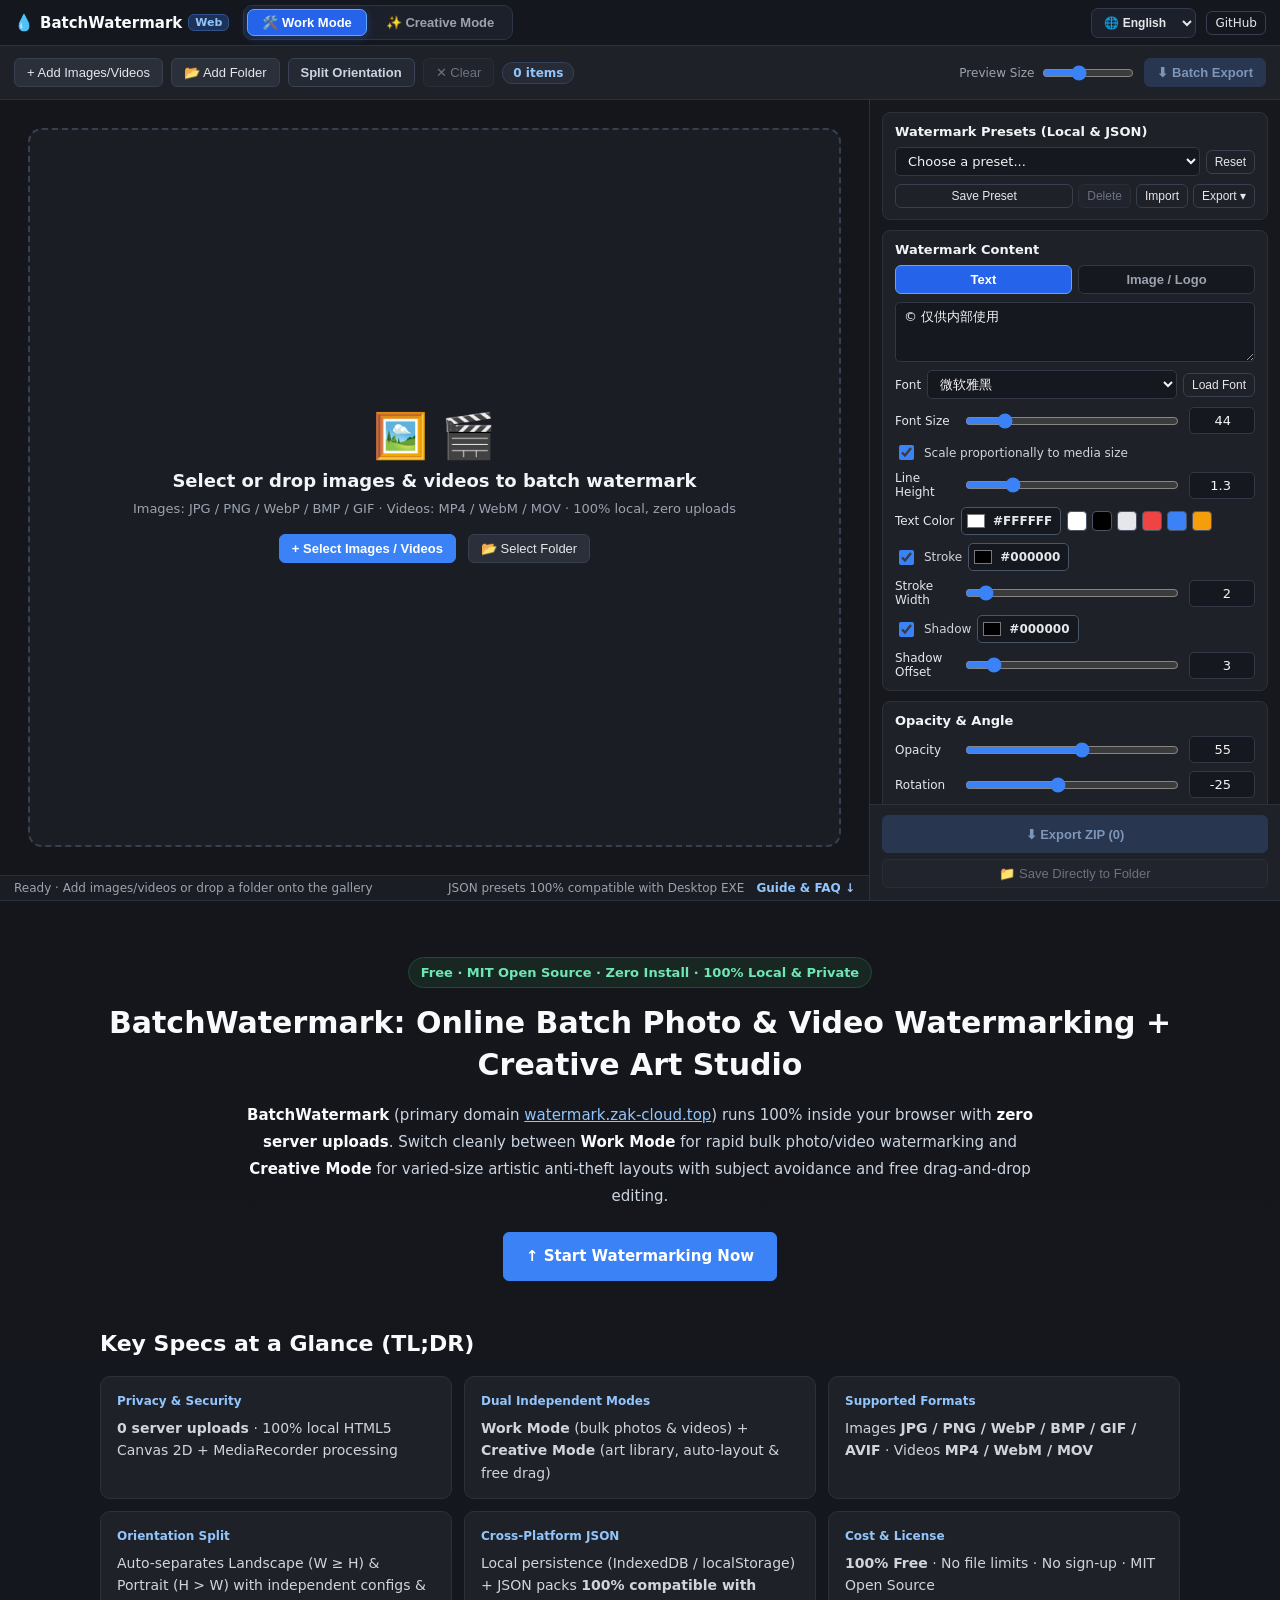
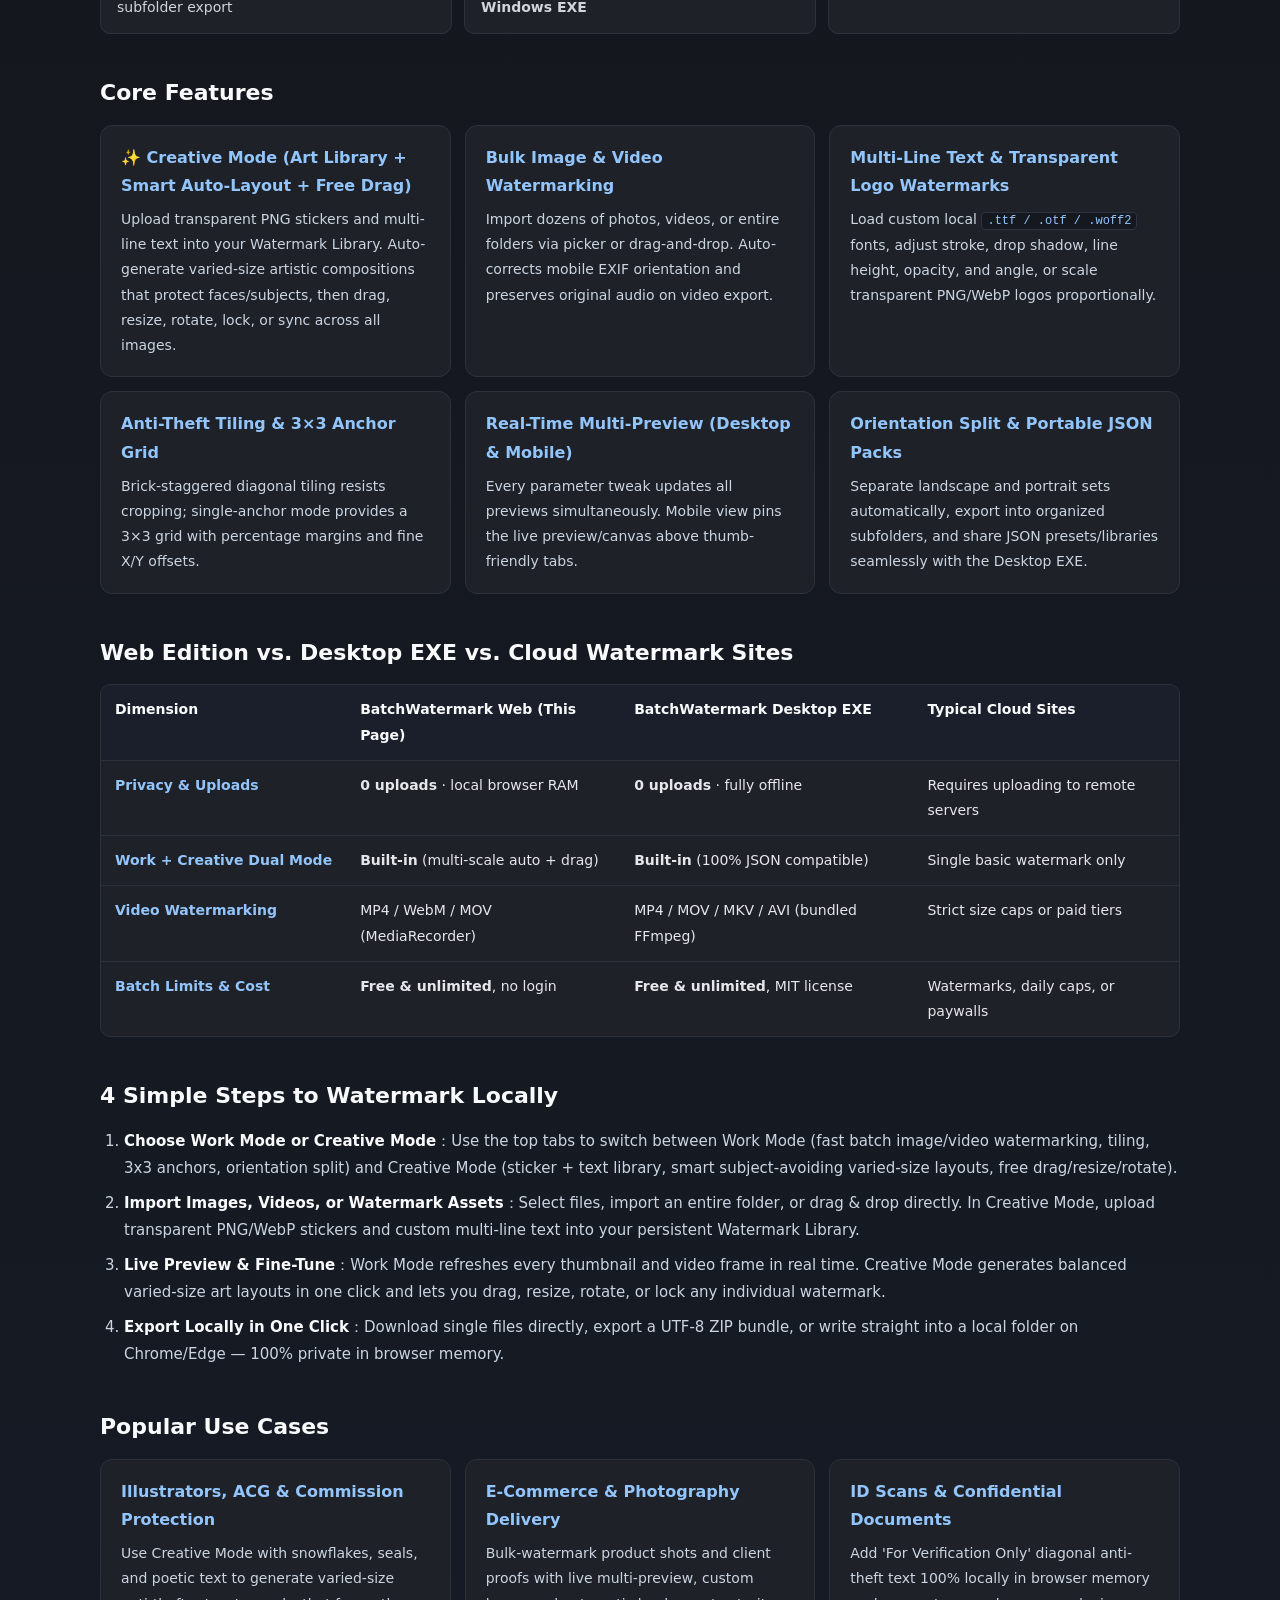
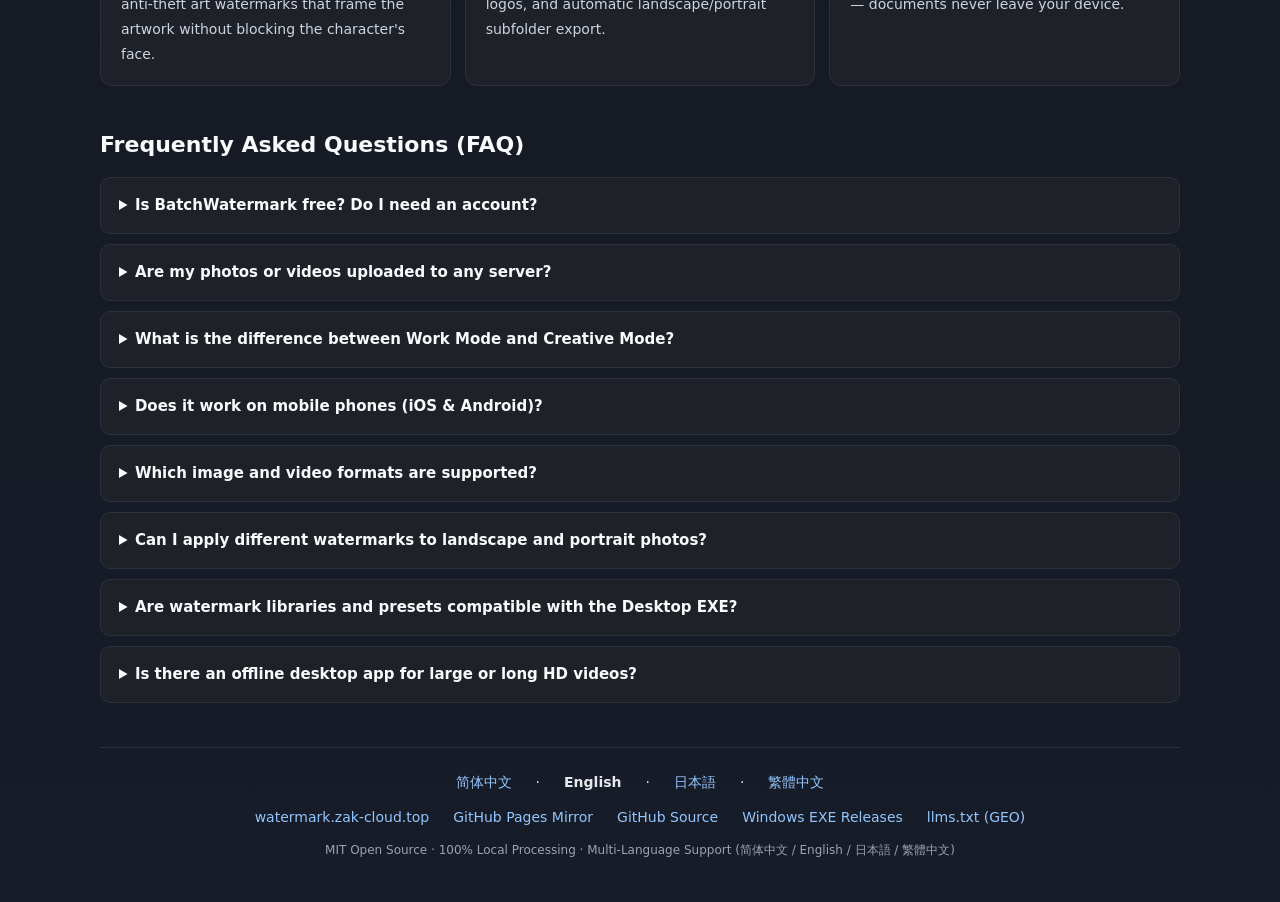
<file: web/en/index.html>
<!DOCTYPE html>
<html lang="en">
<head>
  <meta charset="UTF-8" />
  <meta name="viewport" content="width=device-width, initial-scale=1.0, viewport-fit=cover" />
  <title>BatchWatermark — Free Online Batch Image &amp; Video Watermark Tool &amp; Creative Studio (100% Local)</title>
  <meta name="description" content="Free, open-source, 100% client-side batch watermark tool for photos and videos. Zero uploads. Switch between Work Mode (bulk tiled/anchor watermarking, video audio, landscape/portrait split) and Creative Mode (sticker &amp; text library, subject-aware multi-scale auto layout, drag/resize/rotate canvas)." />
  <meta name="keywords" content="batch watermark online,free watermark tool,watermark photos online,watermark video online,client-side watermark,no upload watermark,tiled watermark,logo watermark,art watermark generator,illustration anti-theft watermark,BatchWatermark" />
  <meta name="author" content="drank5090" />
  <meta name="robots" content="index, follow, max-image-preview:large, max-snippet:-1, max-video-preview:-1" />
  <link rel="canonical" href="https://watermark.zak-cloud.top/en/" />
  <link rel="alternate" hreflang="zh-CN" href="https://watermark.zak-cloud.top/" />
  <link rel="alternate" hreflang="en" href="https://watermark.zak-cloud.top/en/" />
  <link rel="alternate" hreflang="ja" href="https://watermark.zak-cloud.top/ja/" />
  <link rel="alternate" hreflang="zh-Hant" href="https://watermark.zak-cloud.top/zh-hant/" />
  <link rel="alternate" hreflang="x-default" href="https://watermark.zak-cloud.top/" />

  <!-- INJECT_HEAD_TRACKING -->

  <!-- Browser / mobile / platform hints -->
  <meta name="application-name" content="BatchWatermark Web" />
  <meta name="apple-mobile-web-app-capable" content="yes" />
  <meta name="apple-mobile-web-app-status-bar-style" content="black-translucent" />
  <meta name="apple-mobile-web-app-title" content="BatchWatermark" />
  <meta name="mobile-web-app-capable" content="yes" />
  <meta name="theme-color" content="#1e2128" />
  <meta name="color-scheme" content="dark" />
  <meta name="format-detection" content="telephone=no" />
  <meta name="renderer" content="webkit" />
  <meta name="applicable-device" content="pc,mobile" />
  <meta http-equiv="Cache-Control" content="no-transform" />
  <meta http-equiv="Cache-Control" content="no-siteapp" />

  <!-- Open Graph (WeChat / Facebook / LinkedIn / Slack / Discord) -->
  <meta property="og:type" content="website" />
  <meta property="og:site_name" content="BatchWatermark" />
          <meta property="og:locale" content="en_US" />
  <meta property="og:locale:alternate" content="zh_CN" />
  <meta property="og:locale:alternate" content="ja_JP" />
  <meta property="og:locale:alternate" content="zh_Hant" />
  <meta property="og:url" content="https://watermark.zak-cloud.top/en/" />
  <meta property="og:title" content="BatchWatermark — Free Online Batch Photo &amp; Video Watermarking + Creative Art Studio" />
  <meta property="og:description" content="100% browser-local processing with zero server uploads. Bulk-watermark images &amp; videos in Work Mode, or design varied-size art watermarks with subject avoidance and free drag-and-drop in Creative Mode." />
  <meta property="og:image" content="https://watermark.zak-cloud.top/og-image.png" />
  <meta property="og:image:secure_url" content="https://watermark.zak-cloud.top/og-image.png" />
  <meta property="og:image:type" content="image/png" />
  <meta property="og:image:width" content="1200" />
  <meta property="og:image:height" content="630" />
  <meta property="og:image:alt" content="BatchWatermark online batch photo/video watermark tool and Creative Mode canvas" />

  <!-- Twitter / X Card -->
  <meta name="twitter:card" content="summary_large_image" />
  <meta name="twitter:title" content="BatchWatermark — Free Online Batch Photo &amp; Video Watermarking + Creative Art Studio" />
  <meta name="twitter:description" content="100% browser-local processing with zero server uploads. Bulk-watermark images &amp; videos in Work Mode, or design varied-size art watermarks with subject avoidance and free drag-and-drop in Creative Mode." />
  <meta name="twitter:image" content="https://watermark.zak-cloud.top/og-image.png" />
  <meta name="twitter:image:alt" content="BatchWatermark online batch photo/video watermark tool and Creative Mode canvas" />

  <!-- Structured Data (JSON-LD @graph for SEO & Generative Engine Optimization / GEO) -->
  <script type="application/ld+json">
  {
    "@context": "https://schema.org",
    "@graph": [
      {
        "@type": "WebSite",
        "@id": "https://watermark.zak-cloud.top/#website",
        "name": "BatchWatermark",
        "alternateName": [
          "BatchWatermark Web",
          "Free Online Batch Watermark Tool",
          "Creative Art Watermark Studio"
        ],
        "url": "https://watermark.zak-cloud.top/",
        "inLanguage": [
          "zh-CN",
          "en",
          "ja",
          "zh-Hant"
        ],
        "sameAs": [
          "https://drank5090.github.io/BatchWatermark/",
          "https://github.com/drank5090/BatchWatermark"
        ]
      },
      {
        "@type": "WebApplication",
        "@id": "https://watermark.zak-cloud.top/en/#app",
        "name": "BatchWatermark Online Batch Watermark & Creative Studio",
        "alternateName": [
          "BatchWatermark Web",
          "Free Online Batch Watermark Tool",
          "Creative Art Watermark Studio"
        ],
        "url": "https://watermark.zak-cloud.top/en/",
        "inLanguage": "en",
        "sameAs": [
          "https://drank5090.github.io/BatchWatermark/en/",
          "https://github.com/drank5090/BatchWatermark"
        ],
        "description": "Free, open-source, 100% client-side batch watermark tool for photos and videos. Zero uploads. Switch between Work Mode (bulk tiled/anchor watermarking, video audio, landscape/portrait split) and Creative Mode (sticker & text library, subject-aware multi-scale auto layout, drag/resize/rotate canvas).",
        "applicationCategory": "MultimediaApplication",
        "applicationSubCategory": "Image and Video Watermarking Tool",
        "operatingSystem": "Web Browser (Chrome, Edge, Safari, Firefox, iOS, Android), Windows 10/11",
        "browserRequirements": "Requires HTML5 Canvas 2D and MediaRecorder support",
        "softwareVersion": "2.1.0",
        "isAccessibleForFree": true,
        "license": "https://opensource.org/licenses/MIT",
        "screenshot": "https://watermark.zak-cloud.top/og-image.png",
        "image": "https://watermark.zak-cloud.top/og-image.png",
        "offers": {
          "@type": "Offer",
          "price": "0",
          "priceCurrency": "USD"
        },
        "author": {
          "@type": "Person",
          "name": "drank5090",
          "url": "https://github.com/drank5090"
        },
        "featureList": [
          "100% browser-local execution — zero files uploaded to any server",
          "Independent Dual Modes via top tabs: Work Mode (bulk images & videos) and Creative Mode (artistic watermarks)",
          "Creative Mode: custom PNG sticker & text library, visual saliency subject avoidance, multi-scale auto-layout & interactive drag/resize/rotate canvas",
          "Work Mode: real-time multi-image & video preview, brick-staggered tiling, 3x3 anchor grid & landscape/portrait split export",
          "Local persistent presets & watermark library packs with cross-platform JSON compatibility with Windows Desktop EXE",
          "Direct single-file download, zero-dependency ZIP export, Chrome/Edge local folder writing & mobile touch UI"
        ]
      },
      {
        "@type": "HowTo",
        "@id": "https://watermark.zak-cloud.top/en/#howto",
        "name": "How to Batch Watermark Images and Videos Locally with BatchWatermark",
        "description": "No installation and zero server uploads — batch watermark photos/videos or design artistic multi-scale watermarks in 4 steps.",
        "inLanguage": "en",
        "totalTime": "PT1M",
        "tool": [
          {
            "@type": "HowToTool",
            "name": "Modern Web Browser (Chrome, Edge, Safari, Firefox)"
          }
        ],
        "step": [
          {
            "@type": "HowToStep",
            "position": 1,
            "name": "Choose Work Mode or Creative Mode",
            "text": "Use the top tabs to switch between Work Mode (fast batch image/video watermarking, tiling, 3x3 anchors, orientation split) and Creative Mode (sticker + text library, smart subject-avoiding varied-size layouts, free drag/resize/rotate)."
          },
          {
            "@type": "HowToStep",
            "position": 2,
            "name": "Import Images, Videos, or Watermark Assets",
            "text": "Select files, import an entire folder, or drag & drop directly. In Creative Mode, upload transparent PNG/WebP stickers and custom multi-line text into your persistent Watermark Library."
          },
          {
            "@type": "HowToStep",
            "position": 3,
            "name": "Live Preview & Fine-Tune",
            "text": "Work Mode refreshes every thumbnail and video frame in real time. Creative Mode generates balanced varied-size art layouts in one click and lets you drag, resize, rotate, or lock any individual watermark."
          },
          {
            "@type": "HowToStep",
            "position": 4,
            "name": "Export Locally in One Click",
            "text": "Download single files directly, export a UTF-8 ZIP bundle, or write straight into a local folder on Chrome/Edge — 100% private in browser memory."
          }
        ]
      },
      {
        "@type": "FAQPage",
        "@id": "https://watermark.zak-cloud.top/en/#faq",
        "inLanguage": "en",
        "mainEntity": [
          {
            "@type": "Question",
            "name": "Is BatchWatermark free? Do I need an account?",
            "acceptedAnswer": {
              "@type": "Answer",
              "text": "Yes — 100% free and MIT open-source with no login, no file count limits, and no forced branding watermarks."
            }
          },
          {
            "@type": "Question",
            "name": "Are my photos or videos uploaded to any server?",
            "acceptedAnswer": {
              "@type": "Answer",
              "text": "Never. Image decoding, Canvas 2D compositing, Creative Mode saliency analysis, MediaRecorder video encoding, and ZIP creation all run strictly inside your local browser memory."
            }
          },
          {
            "@type": "Question",
            "name": "What is the difference between Work Mode and Creative Mode?",
            "acceptedAnswer": {
              "@type": "Answer",
              "text": "Work Mode is built for high-speed batch watermarking of photos and videos (tiled or anchored, with landscape/portrait isolation). Creative Mode is tailored for illustrators, photographers, and creators: upload sticker & text libraries, auto-generate varied-size art watermarks that avoid faces/subjects, and drag/resize/rotate individual layers freely."
            }
          },
          {
            "@type": "Question",
            "name": "Does it work on mobile phones (iOS & Android)?",
            "acceptedAnswer": {
              "@type": "Answer",
              "text": "Yes. Both Work Mode and Creative Mode adapt cleanly to mobile screens with a pinned live preview/canvas on top, touch-friendly category tabs below, and direct single-file downloads."
            }
          },
          {
            "@type": "Question",
            "name": "Which image and video formats are supported?",
            "acceptedAnswer": {
              "@type": "Answer",
              "text": "Images: JPG, JPEG, PNG, WebP, BMP, GIF, and AVIF (export as original, JPEG, PNG, or WebP with quality control). Videos: MP4, WebM, and MOV exported locally with original audio preserved."
            }
          },
          {
            "@type": "Question",
            "name": "Can I apply different watermarks to landscape and portrait photos?",
            "acceptedAnswer": {
              "@type": "Answer",
              "text": "Yes. Toggle 'Split Orientation' in Work Mode to separate landscape (W >= H) and portrait (H > W) items, optionally configure independent watermark settings, and auto-export into separate subfolders."
            }
          },
          {
            "@type": "Question",
            "name": "Are watermark libraries and presets compatible with the Desktop EXE?",
            "acceptedAnswer": {
              "@type": "Answer",
              "text": "Yes. Both Work Mode presets and Creative Mode Watermark Library packs export as portable UTF-8 JSON files that work identically between Web and the Windows Desktop EXE."
            }
          },
          {
            "@type": "Question",
            "name": "Is there an offline desktop app for large or long HD videos?",
            "acceptedAnswer": {
              "@type": "Answer",
              "text": "Yes. Download the standalone Windows single-file EXE (Python + PySide6 + bundled FFmpeg) from GitHub Releases for faster H.264 MP4 video encoding and offline batch processing."
            }
          }
        ]
      },
      {
        "@type": "BreadcrumbList",
        "@id": "https://watermark.zak-cloud.top/en/#breadcrumb",
        "itemListElement": [
          {
            "@type": "ListItem",
            "position": 1,
            "name": "BatchWatermark Home",
            "item": "https://watermark.zak-cloud.top/en/"
          }
        ]
      }
    ]
  }
  </script>

  <!-- Icons & PWA manifest -->
  <link rel="icon" href="../favicon.ico" sizes="48x48" />
  <link rel="icon" href="../favicon.svg" type="image/svg+xml" />
  <link rel="apple-touch-icon" href="../apple-touch-icon.png" />
  <link rel="manifest" href="../site.webmanifest" />
  <link rel="stylesheet" href="../styles.css" />
</head>
<body>
  <!-- INJECT_BODY_NOSCRIPT -->

  <div id="top" class="app-shell">
    <!-- Top Dual-Mode Tab Switcher (Work Mode / Creative Mode — completely independent) -->
    <nav id="modeTabBar" class="mode-tab-bar" role="tablist" aria-label="系统模式切换">
      <div class="mode-bar-left">
        <h1 class="brand">
          <span class="brand-icon" aria-hidden="true">💧</span>
          <span class="brand-title">BatchWatermark</span>
          <span class="brand-tag">Web</span>
          <span class="sr-only">Free Online Batch Image &amp; Video Watermark Tool &amp; Creative Art Watermark Studio</span>
        </h1>
        <div class="mode-tabs" role="tablist">
          <button id="tabModeWork" class="mode-tab-btn active" role="tab" aria-selected="true" data-app-mode="work" type="button" title="Classic batch mode: images &amp; videos, orientation split, and presets">🛠️ Work Mode</button>
          <button id="tabModeCreative" class="mode-tab-btn" role="tab" aria-selected="false" data-app-mode="creative" type="button" title="Creative Studio: image &amp; text watermark library, smart multi-scale layout &amp; free drag">✨ Creative Mode</button>
        </div>
      </div>
      <div class="mode-bar-right">
        <span class="privacy-pill" title="All images and videos are processed locally in your browser memory — zero server uploads">🔒 100% Local</span>
        <select id="langSelect" class="lang-select" data-i18n-skip aria-label="Language / 语言 / 言語">
          <option value="zh-CN">🌐 简体中文</option>
          <option value="en" selected>🌐 English</option>
          <option value="ja">🌐 日本語</option>
          <option value="zh-Hant">🌐 繁體中文</option>
        </select>
        <a class="btn btn-ghost repo-link" href="https://github.com/drank5090/BatchWatermark" target="_blank" rel="noopener noreferrer" title="View open-source GitHub repo &amp; Windows Desktop EXE downloads">GitHub</a>
      </div>
    </nav>

    <!-- ==================== WORK MODE (Original Classic Batch Mode) ==================== -->
    <div id="workModeView" class="mode-view">
    <!-- Top Toolbar -->
    <header class="top-bar">
      <div class="top-bar-left">
        <button id="btnAddFiles" class="btn desktop-only-inline" type="button" title="Select multiple images or videos">+ Add Images/Videos</button>
        <button id="btnAddFolder" class="btn desktop-only-inline" type="button" title="Import all images and videos from a folder">📂 Add Folder</button>
        <button id="btnIsolateToggle" class="btn btn-toggle" type="button" aria-pressed="false" title="开启后横版与竖版分开展示、支持独立参数，并分文件夹导出">Split Orientation</button>
        <button id="btnClearAll" class="btn btn-danger" type="button" disabled>✕ Clear</button>
        <span id="countBadge" class="count-badge">0 items</span>
      </div>

      <div class="top-bar-right">
        <label class="size-control" for="cardSizeSlider">
          <span class="muted-text">Preview Size</span>
          <input id="cardSizeSlider" type="range" min="170" max="380" value="250" />
        </label>
        <button id="btnTopExport" class="btn btn-primary desktop-only-inline" type="button" disabled>⬇ Batch Export</button>
      </div>
    </header>

    <!-- Main Split Workspace -->
    <main class="workspace">
      <!-- Left Gallery Area -->
      <section id="galleryPane" class="gallery-pane" aria-label="实时多图预览区">
        <!-- Mobile-only compact preview bar when items are loaded -->
        <div id="mobileGalleryBar" class="mobile-gallery-bar hidden">
          <span id="mobileGallerySummary" class="mobile-gallery-summary">Live Preview</span>
          <div class="mobile-gallery-bar-actions">
            <button id="btnMobileExpandGallery" class="btn-pill" type="button">Expand</button>
            <a class="btn-pill mobile-guide-pill" href="#guide">Guide</a>
          </div>
        </div>

        <!-- Orientation Isolation Scope Filter Bar -->
        <div id="galleryFilterBar" class="gallery-filter-bar hidden">
          <div class="filter-bar-left">
            <span class="filter-label">Orientation View:</span>
            <div class="pill-group" role="group" aria-label="横竖视图筛选">
              <button class="btn-pill active" data-scope="both" type="button">Both Groups</button>
              <button class="btn-pill" id="btnScopeLand" data-scope="landscape" type="button">Landscape (0)</button>
              <button class="btn-pill" id="btnScopePort" data-scope="portrait" type="button">Portrait (0)</button>
            </div>
          </div>
          <span class="muted-text desktop-only-inline">Exports automatically split into Landscape &amp; Portrait subfolders</span>
        </div>

        <!-- Empty Drop Zone -->
        <div id="emptyState" class="empty-state">
          <div id="dropZone" class="drop-zone">
            <div class="drop-icons" aria-hidden="true">🖼️ 🎬</div>
            <h2>Select or drop images &amp; videos to batch watermark</h2>
            <p class="drop-sub">Images: JPG / PNG / WebP / BMP / GIF · Videos: MP4 / WebM / MOV · 100% local, zero uploads</p>
            <div class="drop-actions">
              <button id="btnEmptyAddFiles" class="btn btn-primary" type="button">+ Select Images / Videos</button>
              <button id="btnEmptyAddFolder" class="btn desktop-only-inline" type="button">📂 Select Folder</button>
            </div>
          </div>
        </div>

        <!-- Populated Gallery Scroll Area -->
        <div id="galleryScroll" class="gallery-scroll hidden">
          <!-- Primary Section (All items in unified mode, Landscape items in isolated mode) -->
          <div id="primarySection" class="media-section">
            <div id="landHeader" class="group-header hidden">
              <span class="group-title">Landscape Media (W ≥ H)</span>
              <span id="landCountBadge" class="group-badge">0 items</span>
            </div>
            <div id="landEmptyHint" class="group-empty hidden">No landscape images or videos yet</div>
            <div id="primaryGrid" class="media-grid"></div>
          </div>

          <!-- Portrait Section (Visible only in orientation-isolated mode) -->
          <div id="portraitSection" class="media-section hidden">
            <div id="portHeader" class="group-header">
              <span class="group-title">Portrait Media (H &gt; W)</span>
              <span id="portCountBadge" class="group-badge">0 items</span>
            </div>
            <div id="portEmptyHint" class="group-empty hidden">No portrait images or videos yet</div>
            <div id="portraitGrid" class="media-grid"></div>
          </div>
        </div>

        <!-- Status Bar -->
        <footer class="status-bar">
          <span id="statusText">Ready · Add images/videos or drop a folder onto the gallery</span>
          <span class="status-right">
            <span class="muted-text desktop-only-inline">JSON presets 100% compatible with Desktop EXE</span>
            <a class="guide-link" href="#guide">Guide &amp; FAQ ↓</a>
          </span>
        </footer>
      </section>

      <!-- Right Control Panel (Desktop sidebar / Mobile tabbed drawer below pinned preview) -->
      <aside id="controlPanel" class="control-panel" data-active-mobile-tab="content" aria-label="水印参数操作面板">
        <!-- Mobile-only thumb-friendly parameter category tabs -->
        <nav id="mobileParamTabs" class="mobile-param-tabs" role="tablist" aria-label="水印参数分类">
          <button class="mobile-tab-btn active" role="tab" aria-selected="true" data-mobile-tab="content" type="button">Content</button>
          <button class="mobile-tab-btn" role="tab" aria-selected="false" data-mobile-tab="style" type="button">Style</button>
          <button class="mobile-tab-btn" role="tab" aria-selected="false" data-mobile-tab="layout" type="button">Layout</button>
          <button class="mobile-tab-btn" role="tab" aria-selected="false" data-mobile-tab="preset" type="button">Presets</button>
          <button class="mobile-tab-btn" role="tab" aria-selected="false" data-mobile-tab="export" type="button">Export</button>
        </nav>

        <div class="panel-scroll">
          <!-- Orientation Independent Params Card -->
          <section id="orientationCard" class="section-card orientation-card hidden" data-tab-group="preset">
            <div class="section-title accent-title">Orientation Split · Params</div>
            <label class="checkbox-row">
              <input id="chkIndependentParams" type="checkbox" />
              <span>Use separate watermark settings for Landscape &amp; Portrait</span>
            </label>
            <div id="orientSwitchHost" class="orient-switch-host hidden">
              <div class="segmented-row">
                <button id="btnEditLandscape" class="btn-segmented active" type="button">Edit Landscape</button>
                <button id="btnEditPortrait" class="btn-segmented" type="button">Edit Portrait</button>
              </div>
              <button id="btnSyncOtherOrient" class="btn btn-ghost full-width" type="button">Copy current settings to the other orientation</button>
            </div>
          </section>

          <!-- Preset Management Card -->
          <section class="section-card" data-tab-group="preset">
            <div class="section-title">Watermark Presets (Local &amp; JSON)</div>
            <div class="inline-row">
              <select id="presetSelect" class="input-select grow" aria-label="选择水印预设"></select>
              <button id="btnResetParams" class="btn btn-ghost" type="button">Reset</button>
            </div>
            <div class="preset-actions">
              <button id="btnSavePreset" class="btn btn-ghost grow" type="button" title="Save current settings to local browser storage">Save Preset</button>
              <button id="btnDeletePreset" class="btn btn-ghost" type="button" disabled title="Delete the selected custom preset">Delete</button>
              <button id="btnImportPreset" class="btn btn-ghost" type="button" title="Import presets from JSON (Desktop EXE compatible)">Import</button>
              <div class="dropdown-wrap">
                <button id="btnExportPresetMenu" class="btn btn-ghost" type="button">Export ▾</button>
                <div id="exportPresetDropdown" class="dropdown-menu hidden">
                  <button id="btnExportCurPreset" type="button">Export current watermark config (.json)</button>
                  <button id="btnExportAllPresets" type="button">Export all saved custom presets (.json)</button>
                </div>
              </div>
            </div>
          </section>

          <!-- Watermark Content Card -->
          <section class="section-card" data-tab-group="content">
            <div class="section-title">Watermark Content</div>
            <div class="segmented-row">
              <button id="btnTypeText" class="btn-segmented active" type="button">Text</button>
              <button id="btnTypeImage" class="btn-segmented" type="button">Image / Logo</button>
            </div>

            <!-- Text Controls -->
            <div id="textControls" class="control-stack">
              <textarea id="txtWatermark" class="input-textarea" rows="2" placeholder="Enter watermark text (multi-line supported)..."></textarea>

              <div class="inline-row">
                <span class="field-label short">Font</span>
                <select id="fontSelect" class="input-select grow" aria-label="选择字体">
                  <option value="微软雅黑">微软雅黑</option>
                  <option value="微软雅黑 粗体">微软雅黑 粗体</option>
                  <option value="黑体">黑体</option>
                  <option value="宋体">宋体</option>
                  <option value="楷体">楷体</option>
                  <option value="仿宋">仿宋</option>
                  <option value="PingFang SC">PingFang SC</option>
                  <option value="Segoe UI">Segoe UI</option>
                  <option value="Arial">Arial</option>
                  <option value="Georgia">Georgia</option>
                  <option value="Monospace">等宽字体 (Monospace)</option>
                </select>
                <button id="btnLoadCustomFont" class="btn btn-ghost" type="button" title="Load a local .ttf / .otf / .woff2 font file">Load Font</button>
              </div>
              <div id="customFontInfo" class="muted-text hidden"></div>

              <div class="slider-row">
                <span class="field-label">Font Size</span>
                <input id="rngFontSize" type="range" min="10" max="220" value="44" />
                <input id="numFontSize" class="input-num" type="number" min="10" max="220" value="44" />
              </div>

              <label class="checkbox-row">
                <input id="chkProportionalText" type="checkbox" checked />
                <span>Scale proportionally to media size</span>
              </label>

              <div class="slider-row">
                <span class="field-label">Line Height</span>
                <input id="rngLineSpacing" type="range" min="10" max="25" value="13" />
                <input id="numLineSpacing" class="input-num" type="number" min="1.0" max="2.5" step="0.1" value="1.3" />
              </div>

              <div class="color-row">
                <span class="field-label">Text Color</span>
                <label class="color-chip">
                  <input id="clrText" type="color" value="#ffffff" />
                  <span id="clrTextHex">#FFFFFF</span>
                </label>
                <div class="swatches" id="textSwatches">
                  <button type="button" class="swatch" data-color="#FFFFFF" style="background:#FFFFFF" title="White" aria-label="White"></button>
                  <button type="button" class="swatch" data-color="#000000" style="background:#000000" title="Black" aria-label="Black"></button>
                  <button type="button" class="swatch" data-color="#E5E7EB" style="background:#E5E7EB" title="Light Gray" aria-label="Light Gray"></button>
                  <button type="button" class="swatch" data-color="#EF4444" style="background:#EF4444" title="Red" aria-label="Red"></button>
                  <button type="button" class="swatch" data-color="#3B82F6" style="background:#3B82F6" title="Blue" aria-label="Blue"></button>
                  <button type="button" class="swatch" data-color="#F59E0B" style="background:#F59E0B" title="Gold" aria-label="Gold"></button>
                </div>
              </div>

              <div class="effect-header">
                <label class="checkbox-row">
                  <input id="chkStroke" type="checkbox" checked />
                  <span>Stroke</span>
                </label>
                <label class="color-chip compact">
                  <input id="clrStroke" type="color" value="#000000" />
                  <span id="clrStrokeHex">#000000</span>
                </label>
              </div>
              <div class="slider-row" id="strokeWidthRow">
                <span class="field-label">Stroke Width</span>
                <input id="rngStrokeWidth" type="range" min="1" max="16" value="2" />
                <input id="numStrokeWidth" class="input-num" type="number" min="1" max="16" value="2" />
              </div>

              <div class="effect-header">
                <label class="checkbox-row">
                  <input id="chkShadow" type="checkbox" checked />
                  <span>Shadow</span>
                </label>
                <label class="color-chip compact">
                  <input id="clrShadow" type="color" value="#000000" />
                  <span id="clrShadowHex">#000000</span>
                </label>
              </div>
              <div class="slider-row" id="shadowOffsetRow">
                <span class="field-label">Shadow Offset</span>
                <input id="rngShadowOffset" type="range" min="1" max="20" value="3" />
                <input id="numShadowOffset" class="input-num" type="number" min="1" max="20" value="3" />
              </div>
            </div>

            <!-- Image/Logo Controls -->
            <div id="logoControls" class="control-stack hidden">
              <div class="logo-picker-box">
                <div id="logoThumbBox" class="logo-thumb">No Logo</div>
                <div class="logo-picker-info">
                  <div id="logoFileName" class="muted-text">Select a transparent PNG / WebP logo</div>
                  <button id="btnPickLogo" class="btn" type="button">Choose Logo Image...</button>
                </div>
              </div>
              <div class="slider-row">
                <span class="field-label">Logo Scale</span>
                <input id="rngLogoScale" type="range" min="3" max="100" value="22" />
                <input id="numLogoScale" class="input-num" type="number" min="3" max="100" value="22" />
              </div>
              <label class="checkbox-row">
                <input id="chkProportionalLogo" type="checkbox" checked />
                <span>Scale by percentage of target media width</span>
              </label>
            </div>
          </section>

          <!-- Appearance Card -->
          <section class="section-card" data-tab-group="style">
            <div class="section-title">Opacity &amp; Angle</div>
            <div class="slider-row">
              <span class="field-label">Opacity</span>
              <input id="rngOpacity" type="range" min="0" max="100" value="55" />
              <input id="numOpacity" class="input-num" type="number" min="0" max="100" value="55" />
            </div>
            <div class="slider-row">
              <span class="field-label">Rotation</span>
              <input id="rngRotation" type="range" min="-180" max="180" value="-25" />
              <input id="numRotation" class="input-num" type="number" min="-180" max="180" value="-25" />
            </div>
            <div class="quick-angles">
              <span class="field-label muted-text">Quick Angle</span>
              <button class="btn-pill" data-angle="0" type="button">0°</button>
              <button class="btn-pill" data-angle="-25" type="button">-25°</button>
              <button class="btn-pill" data-angle="-45" type="button">-45°</button>
              <button class="btn-pill" data-angle="30" type="button">30°</button>
              <button class="btn-pill" data-angle="45" type="button">45°</button>
            </div>
          </section>

          <!-- Position & Layout Card -->
          <section class="section-card" data-tab-group="layout">
            <div class="section-title">Position &amp; Layout</div>
            <div class="segmented-row">
              <button id="btnModeTiled" class="btn-segmented active" type="button">Tiled</button>
              <button id="btnModeSingle" class="btn-segmented" type="button">Single Anchor</button>
            </div>

            <!-- Tiled options -->
            <div id="tiledControls" class="control-stack">
              <div class="slider-row">
                <span class="field-label">Gap X</span>
                <input id="rngTileX" type="range" min="10" max="500" value="120" />
                <input id="numTileX" class="input-num" type="number" min="10" max="500" value="120" />
              </div>
              <div class="slider-row">
                <span class="field-label">Gap Y</span>
                <input id="rngTileY" type="range" min="10" max="500" value="100" />
                <input id="numTileY" class="input-num" type="number" min="10" max="500" value="100" />
              </div>
              <label class="checkbox-row">
                <input id="chkTileStagger" type="checkbox" checked />
                <span>Stagger alternating rows (brick pattern)</span>
              </label>
            </div>

            <!-- Single options -->
            <div id="singleControls" class="control-stack hidden">
              <div class="anchor-row">
                <span class="field-label">Anchor Grid</span>
                <div id="anchorGrid" class="anchor-grid" role="group" aria-label="九宫格锚点">
                  <button type="button" class="anchor-btn" data-anchor="top_left" title="Top Left">↖</button>
                  <button type="button" class="anchor-btn" data-anchor="top_center" title="Top Center">↑</button>
                  <button type="button" class="anchor-btn" data-anchor="top_right" title="Top Right">↗</button>
                  <button type="button" class="anchor-btn" data-anchor="middle_left" title="Middle Left">←</button>
                  <button type="button" class="anchor-btn" data-anchor="center" title="Center">●</button>
                  <button type="button" class="anchor-btn" data-anchor="middle_right" title="Middle Right">→</button>
                  <button type="button" class="anchor-btn" data-anchor="bottom_left" title="Bottom Left">↙</button>
                  <button type="button" class="anchor-btn" data-anchor="bottom_center" title="Bottom Center">↓</button>
                  <button type="button" class="anchor-btn active" data-anchor="bottom_right" title="Bottom Right">↘</button>
                </div>
              </div>
              <div class="slider-row">
                <span class="field-label">Margin X</span>
                <input id="rngMarginX" type="range" min="0" max="300" value="40" />
                <input id="numMarginX" class="input-num" type="number" min="0" max="30" step="0.5" value="4.0" />
              </div>
              <div class="slider-row">
                <span class="field-label">Margin Y</span>
                <input id="rngMarginY" type="range" min="0" max="300" value="40" />
                <input id="numMarginY" class="input-num" type="number" min="0" max="30" step="0.5" value="4.0" />
              </div>
            </div>

            <!-- Shared Fine Offsets -->
            <div class="slider-row">
              <span class="field-label">Offset X</span>
              <input id="rngOffsetX" type="range" min="-400" max="400" value="0" />
              <input id="numOffsetX" class="input-num" type="number" min="-40" max="40" step="0.5" value="0.0" />
            </div>
            <div class="slider-row">
              <span class="field-label">Offset Y</span>
              <input id="rngOffsetY" type="range" min="-400" max="400" value="0" />
              <input id="numOffsetY" class="input-num" type="number" min="-40" max="40" step="0.5" value="0.0" />
            </div>
          </section>

          <!-- Export Settings Card -->
          <section class="section-card" data-tab-group="export">
            <div class="section-title">Batch Export Settings</div>
            <div id="exportIsolationHint" class="info-hint hidden">
              Orientation Split active: exports save into Landscape &amp; Portrait subfolders
            </div>
            <div class="inline-row">
              <span class="field-label short">Prefix</span>
              <input id="txtPrefix" class="input-text grow" type="text" placeholder="Optional" />
              <span class="field-label short">Suffix</span>
              <input id="txtSuffix" class="input-text grow" type="text" value="_watermarked" placeholder="e.g. _wm" />
            </div>
            <div class="inline-row">
              <span class="field-label">Format</span>
              <select id="selOutputFormat" class="input-select grow">
                <option value="keep">Keep Original</option>
                <option value="jpeg">JPEG (.jpg)</option>
                <option value="png">PNG (.png)</option>
                <option value="webp">WebP (.webp)</option>
              </select>
            </div>
            <div class="slider-row">
              <span class="field-label">Quality</span>
              <input id="rngQuality" type="range" min="50" max="100" value="92" />
              <input id="numQuality" class="input-num" type="number" min="50" max="100" value="92" />
            </div>
            <label class="checkbox-row">
              <input id="chkVideoAudio" type="checkbox" checked />
              <span>Keep video audio (local Canvas + MediaRecorder)</span>
            </label>
          </section>
        </div>

        <!-- Sticky Export Footer -->
        <div class="export-footer">
          <div class="export-footer-row">
            <button id="btnMobileAdd" class="btn mobile-only-flex" type="button">+ Add</button>
            <button id="btnExportZip" class="btn btn-primary grow export-main-btn" type="button" disabled>
              ⬇ Export ZIP (0)
            </button>
          </div>
          <button id="btnExportDir" class="btn full-width desktop-only-block" type="button" disabled title="Chrome / Edge can write watermarked files directly to a local folder">
            📁 Save Directly to Folder
          </button>
        </div>
      </aside>
    </main>
    </div><!-- /#workModeView -->

    <!-- ==================== CREATIVE MODE (Art Watermark Studio) ==================== -->
    <div id="creativeModeView" class="mode-view hidden" aria-label="创作模式工作区">
      <header class="top-bar creative-toolbar">
        <div class="top-bar-left">
          <button id="btnCreativeAddImg" class="btn" type="button">+ Add Images</button>
          <button id="btnCreativeClearImgs" class="btn btn-danger" type="button" disabled>✕ Clear</button>
          <span id="creativeCountBadge" class="count-badge">0 images</span>
          <button id="btnCreativeAuto" class="btn btn-primary" type="button" disabled title="Auto-generate varied-size artistic watermarks while avoiding the main subject">✨ Auto Layout</button>
          <button id="btnCreativeShuffle" class="btn" type="button" disabled title="Shuffle seed and regenerate (locked layers stay intact)">🎲 Shuffle</button>
          <button id="btnCreativeAutoAll" class="btn desktop-only-inline" type="button" disabled title="Generate tailored smart layouts for every loaded image">⚡ Auto All</button>
          <button id="btnCreativeSyncAll" class="btn desktop-only-inline" type="button" disabled title="Apply current hand-tuned layout proportionally across all images">📋 Apply to All</button>
        </div>
        <div class="top-bar-right">
          <button id="btnCreativeUndo" class="btn btn-ghost" type="button" disabled title="Undo (Ctrl+Z)">↶ Undo</button>
          <button id="btnCreativeRedo" class="btn btn-ghost" type="button" disabled title="Redo (Ctrl+Y)">↷ Redo</button>
          <button id="btnCreativeExportTop" class="btn btn-primary desktop-only-inline" type="button" disabled>⬇ Export</button>
        </div>
      </header>

      <main id="creativeWorkspace" class="creative-workspace" data-mobile-creative-tab="auto">
        <!-- Left Pane: Watermark Library (Images + Texts) -->
        <aside id="creativeLibPane" class="creative-lib-pane" data-creative-panel="library" aria-label="创作模式水印素材库">
          <div class="creative-pane-header">
            <span class="section-title">🎨 Watermark Library (Img + Text)</span>
            <span id="creativeLibCount" class="group-badge">0 items</span>
          </div>
          <p class="muted-text creative-pane-hint">Check to include in Auto Layout; drag cards onto canvas or click &#x27;+&#x27; to place</p>
          <div class="creative-lib-actions">
            <button id="btnLibUploadImg" class="btn btn-primary grow" type="button">+ Upload Stickers</button>
            <button id="btnLibAddText" class="btn grow" type="button">+ Add Text</button>
          </div>
          <div class="creative-lib-pack-row">
            <button id="btnLibImport" class="btn btn-ghost grow" type="button" title="Import JSON watermark library pack (Desktop EXE compatible)">Import Pack</button>
            <button id="btnLibExport" class="btn btn-ghost grow" type="button" title="Export JSON watermark library pack (Desktop EXE compatible)">Export Pack</button>
            <button id="btnLibReset" class="btn btn-ghost grow" type="button" title="Restore built-in snowflake, sparkle &amp; seal starter pack">Reset Pack</button>
          </div>
          <div id="creativeLibList" class="creative-lib-list"></div>
        </aside>

        <!-- Center Pane: Interactive Drag/Scale/Rotate Canvas + Filmstrip -->
        <section id="creativeStagePane" class="creative-stage-pane" aria-label="创作模式交互画布">
          <div id="creativeStageBox" class="creative-stage-box">
            <div id="creativeEmptyState" class="creative-empty-state">
              <div class="drop-zone creative-drop-zone">
                <div class="drop-icons" aria-hidden="true">✨ 🖼️ 🎨</div>
                <h2>Select or drop images to start Creative Watermarking</h2>
                <p class="drop-sub">Upload transparent PNG stickers &amp; text · Auto multi-scale layout avoiding subjects · Drag, resize &amp; rotate freely</p>
                <div class="drop-actions">
                  <button id="btnCreativeEmptyAdd" class="btn btn-primary" type="button">+ Select Images</button>
                </div>
              </div>
            </div>
            <canvas id="creativeCanvas" class="creative-canvas hidden"></canvas>
          </div>
          <div id="creativeFilmstrip" class="creative-filmstrip" aria-label="已导入创作图片列表"></div>
        </section>

        <!-- Mobile-only Creative Mode Tab Strip -->
        <nav id="creativeMobileTabs" class="mobile-param-tabs creative-mobile-tabs" role="tablist" aria-label="创作模式面板切换">
          <button class="mobile-tab-btn active" role="tab" aria-selected="true" data-creative-tab="auto" type="button">✨ Auto</button>
          <button class="mobile-tab-btn" role="tab" aria-selected="false" data-creative-tab="library" type="button">🎨 Library</button>
          <button class="mobile-tab-btn" role="tab" aria-selected="false" data-creative-tab="layer" type="button">🖐️ Layer</button>
          <button class="mobile-tab-btn" role="tab" aria-selected="false" data-creative-tab="export" type="button">⬇ Export</button>
        </nav>

        <!-- Right Pane: Auto Algorithm + Selected Layer Inspector + Export -->
        <aside id="creativeRightPane" class="creative-right-pane" aria-label="创作模式参数面板">
          <div class="panel-scroll">
            <!-- Auto Aesthetic Layout Card -->
            <section class="section-card" data-creative-panel="auto">
              <div class="section-title">✨ Auto Aesthetic Layout</div>
              <div class="inline-row">
                <span class="field-label">Style</span>
                <select id="selCreativeStyle" class="input-select grow" aria-label="自动排版风格">
                  <option value="artistic_scatter">Artistic Scatter (Recommended)</option>
                  <option value="frame_halo">Frame Halo · Clear Center</option>
                  <option value="full_anti_theft">Full Anti-Theft · Multi-Scale</option>
                  <option value="magazine_editorial">Editorial Poster · Hero + Accents</option>
                </select>
              </div>
              <div class="slider-row">
                <span class="field-label">Density</span>
                <input id="rngCDensity" type="range" min="10" max="100" value="58" />
                <input id="numCDensity" class="input-num" type="number" min="10" max="100" value="58" />
              </div>
              <div class="slider-row">
                <span class="field-label">Size Variety</span>
                <input id="rngCScaleVar" type="range" min="0" max="100" value="72" />
                <input id="numCScaleVar" class="input-num" type="number" min="0" max="100" value="72" />
              </div>
              <div class="slider-row">
                <span class="field-label">Subject Safe</span>
                <input id="rngCAvoid" type="range" min="0" max="100" value="75" />
                <input id="numCAvoid" class="input-num" type="number" min="0" max="100" value="75" />
              </div>
              <div class="slider-row">
                <span class="field-label">Opacity</span>
                <input id="rngCOpacity" type="range" min="15" max="100" value="78" />
                <input id="numCOpacity" class="input-num" type="number" min="15" max="100" value="78" />
              </div>
              <div class="slider-row">
                <span class="field-label">Tilt Jitter</span>
                <input id="rngCRotJitter" type="range" min="0" max="45" value="18" />
                <input id="numCRotJitter" class="input-num" type="number" min="0" max="45" value="18" />
              </div>
              <label class="checkbox-row">
                <input id="chkCSoftGlow" type="checkbox" checked />
                <span>Soft outer glow (legible on both dark &amp; bright areas)</span>
              </label>
              <label class="checkbox-row">
                <input id="chkCMicroGrid" type="checkbox" checked />
                <span>Add subtle micro anti-theft texture stamps</span>
              </label>
              <div class="inline-row">
                <button id="btnPanelAutoGen" class="btn btn-primary grow" type="button">✨ Generate Layout</button>
                <button id="btnPanelShuffle" class="btn" type="button">🎲 Shuffle</button>
                <button id="btnClearLayers" class="btn btn-ghost" type="button">Clear</button>
              </div>
            </section>

            <!-- Selected Layer Inspector Card -->
            <section class="section-card" data-creative-panel="layer">
              <div class="section-title">🖐️ Selected Layer Inspector</div>
              <p id="creativeInspectorEmpty" class="muted-text">Click any watermark on canvas or drag one from the library to fine-tune scale, angle, opacity &amp; order. Supports Delete &amp; Ctrl+Z.</p>
              <div id="creativeInspectorBody" class="control-stack hidden">
                <div id="inspectorLayerName" class="info-hint"></div>
                <div class="slider-row">
                  <span class="field-label">Scale %</span>
                  <input id="rngLayerScale" type="range" min="30" max="800" value="140" />
                  <input id="numLayerScale" class="input-num" type="number" min="3" max="80" step="0.5" value="14.0" />
                </div>
                <div class="slider-row">
                  <span class="field-label">Opacity</span>
                  <input id="rngLayerOpacity" type="range" min="5" max="100" value="75" />
                  <input id="numLayerOpacity" class="input-num" type="number" min="5" max="100" value="75" />
                </div>
                <div class="slider-row">
                  <span class="field-label">Rotation</span>
                  <input id="rngLayerRot" type="range" min="-180" max="180" value="0" />
                  <input id="numLayerRot" class="input-num" type="number" min="-180" max="180" value="0" />
                </div>
                <div class="inline-row">
                  <label class="checkbox-row grow">
                    <input id="chkLayerGlow" type="checkbox" checked />
                    <span>Soft Glow</span>
                  </label>
                  <label class="checkbox-row grow">
                    <input id="chkLayerLock" type="checkbox" />
                    <span>🔒 Lock Layer</span>
                  </label>
                </div>
                <div class="preset-actions">
                  <button id="btnLayerUp" class="btn btn-ghost grow" type="button">Up</button>
                  <button id="btnLayerDown" class="btn btn-ghost grow" type="button">Down</button>
                  <button id="btnLayerDup" class="btn btn-ghost grow" type="button">Duplicate</button>
                  <button id="btnLayerDel" class="btn btn-danger grow" type="button">Delete</button>
                </div>
              </div>
            </section>

            <!-- Export Settings Card -->
            <section class="section-card" data-creative-panel="export">
              <div class="section-title">⬇ Creative Export Settings</div>
              <div class="inline-row">
                <span class="field-label">Format</span>
                <select id="selCOutputFormat" class="input-select grow">
                  <option value="keep">Keep Original</option>
                  <option value="png">PNG (Lossless)</option>
                  <option value="jpeg">JPEG (.jpg)</option>
                  <option value="webp">WebP (.webp)</option>
                </select>
              </div>
              <div class="slider-row">
                <span class="field-label">Quality</span>
                <input id="rngCQuality" type="range" min="50" max="100" value="94" />
                <input id="numCQuality" class="input-num" type="number" min="50" max="100" value="94" />
              </div>
              <div class="inline-row">
                <span class="field-label">Suffix</span>
                <input id="txtCSuffix" class="input-text grow" type="text" value="_creative" />
              </div>
            </section>
          </div>

          <div class="export-footer creative-export-footer">
            <div class="export-footer-row">
              <button id="btnCreativeExportCur" class="btn" type="button" disabled>Export Current</button>
              <button id="btnCreativeExportAll" class="btn btn-primary grow" type="button" disabled>⬇ Export ZIP (0)</button>
            </div>
          </div>
        </aside>
      </main>
    </div><!-- /#creativeModeView -->
  </div>

  <!-- Crawlable Product Guide & GEO Knowledge Hub (scroll below the app viewport) -->
  <div class="site-guide-wrap">
    <article id="guide" class="site-guide" aria-labelledby="guideTitle">
      <header class="guide-hero">
        <p class="guide-eyebrow">Free · MIT Open Source · Zero Install · 100% Local &amp; Private</p>
        <h2 id="guideTitle">BatchWatermark: Online Batch Photo &amp; Video Watermarking + Creative Art Studio</h2>
        <p class="guide-lead"><strong>BatchWatermark</strong> (primary domain <a href="https://watermark.zak-cloud.top/en/">watermark.zak-cloud.top</a>) runs 100% inside your browser with <strong>zero server uploads</strong>. Switch cleanly between <strong>Work Mode</strong> for rapid bulk photo/video watermarking and <strong>Creative Mode</strong> for varied-size artistic anti-theft layouts with subject avoidance and free drag-and-drop editing.</p>
        <a class="btn btn-primary guide-cta" href="#top">↑ Start Watermarking Now</a>
      </header>

      <section class="guide-section" aria-labelledby="tldrTitle">
        <h2 id="tldrTitle">Key Specs at a Glance (TL;DR)</h2>
        <dl class="facts-grid">
          <div class="fact-card">
            <dt>Privacy &amp; Security</dt>
            <dd><strong>0 server uploads</strong> · 100% local HTML5 Canvas 2D + MediaRecorder processing</dd>
          </div>
          <div class="fact-card">
            <dt>Dual Independent Modes</dt>
            <dd><strong>Work Mode</strong> (bulk photos & videos) + <strong>Creative Mode</strong> (art library, auto-layout & free drag)</dd>
          </div>
          <div class="fact-card">
            <dt>Supported Formats</dt>
            <dd>Images <strong>JPG / PNG / WebP / BMP / GIF / AVIF</strong> · Videos <strong>MP4 / WebM / MOV</strong></dd>
          </div>
          <div class="fact-card">
            <dt>Orientation Split</dt>
            <dd>Auto-separates Landscape (W ≥ H) & Portrait (H &gt; W) with independent configs & subfolder export</dd>
          </div>
          <div class="fact-card">
            <dt>Cross-Platform JSON</dt>
            <dd>Local persistence (IndexedDB / localStorage) + JSON packs <strong>100% compatible with Windows EXE</strong></dd>
          </div>
          <div class="fact-card">
            <dt>Cost &amp; License</dt>
            <dd><strong>100% Free</strong> · No file limits · No sign-up · MIT Open Source</dd>
          </div>
        </dl>
      </section>

      <section class="guide-section" aria-labelledby="featTitle">
        <h2 id="featTitle">Core Features</h2>
        <ul class="feature-grid">
          <li class="feature-item">
            <h3>✨ Creative Mode (Art Library + Smart Auto-Layout + Free Drag)</h3>
            <p>Upload transparent PNG stickers and multi-line text into your Watermark Library. Auto-generate varied-size artistic compositions that protect faces/subjects, then drag, resize, rotate, lock, or sync across all images.</p>
          </li>
          <li class="feature-item">
            <h3>Bulk Image &amp; Video Watermarking</h3>
            <p>Import dozens of photos, videos, or entire folders via picker or drag-and-drop. Auto-corrects mobile EXIF orientation and preserves original audio on video export.</p>
          </li>
          <li class="feature-item">
            <h3>Multi-Line Text &amp; Transparent Logo Watermarks</h3>
            <p>Load custom local <code>.ttf / .otf / .woff2</code> fonts, adjust stroke, drop shadow, line height, opacity, and angle, or scale transparent PNG/WebP logos proportionally.</p>
          </li>
          <li class="feature-item">
            <h3>Anti-Theft Tiling &amp; 3×3 Anchor Grid</h3>
            <p>Brick-staggered diagonal tiling resists cropping; single-anchor mode provides a 3×3 grid with percentage margins and fine X/Y offsets.</p>
          </li>
          <li class="feature-item">
            <h3>Real-Time Multi-Preview (Desktop &amp; Mobile)</h3>
            <p>Every parameter tweak updates all previews simultaneously. Mobile view pins the live preview/canvas above thumb-friendly tabs.</p>
          </li>
          <li class="feature-item">
            <h3>Orientation Split &amp; Portable JSON Packs</h3>
            <p>Separate landscape and portrait sets automatically, export into organized subfolders, and share JSON presets/libraries seamlessly with the Desktop EXE.</p>
          </li>
        </ul>
      </section>

      <section class="guide-section" aria-labelledby="compareTitle">
        <h2 id="compareTitle">Web Edition vs. Desktop EXE vs. Cloud Watermark Sites</h2>
        <div class="table-scroll">
          <table class="compare-table">
            <thead>
              <tr><th>Dimension</th><th>BatchWatermark Web (This Page)</th><th>BatchWatermark Desktop EXE</th><th>Typical Cloud Sites</th></tr>
            </thead>
            <tbody>
              <tr><td>Privacy & Uploads</td><td><strong>0 uploads</strong> · local browser RAM</td><td><strong>0 uploads</strong> · fully offline</td><td>Requires uploading to remote servers</td></tr>
              <tr><td>Work + Creative Dual Mode</td><td><strong>Built-in</strong> (multi-scale auto + drag)</td><td><strong>Built-in</strong> (100% JSON compatible)</td><td>Single basic watermark only</td></tr>
              <tr><td>Video Watermarking</td><td>MP4 / WebM / MOV (MediaRecorder)</td><td>MP4 / MOV / MKV / AVI (bundled FFmpeg)</td><td>Strict size caps or paid tiers</td></tr>
              <tr><td>Batch Limits & Cost</td><td><strong>Free & unlimited</strong>, no login</td><td><strong>Free & unlimited</strong>, MIT license</td><td>Watermarks, daily caps, or paywalls</td></tr>
            </tbody>
          </table>
        </div>
      </section>

      <section class="guide-section" aria-labelledby="howtoTitle">
        <h2 id="howtoTitle">4 Simple Steps to Watermark Locally</h2>
        <ol class="howto-steps">
          <li><strong>Choose Work Mode or Creative Mode</strong>：Use the top tabs to switch between Work Mode (fast batch image/video watermarking, tiling, 3x3 anchors, orientation split) and Creative Mode (sticker + text library, smart subject-avoiding varied-size layouts, free drag/resize/rotate).</li>
          <li><strong>Import Images, Videos, or Watermark Assets</strong>：Select files, import an entire folder, or drag &amp; drop directly. In Creative Mode, upload transparent PNG/WebP stickers and custom multi-line text into your persistent Watermark Library.</li>
          <li><strong>Live Preview &amp; Fine-Tune</strong>：Work Mode refreshes every thumbnail and video frame in real time. Creative Mode generates balanced varied-size art layouts in one click and lets you drag, resize, rotate, or lock any individual watermark.</li>
          <li><strong>Export Locally in One Click</strong>：Download single files directly, export a UTF-8 ZIP bundle, or write straight into a local folder on Chrome/Edge — 100% private in browser memory.</li>
        </ol>
      </section>

      <section class="guide-section" aria-labelledby="useTitle">
        <h2 id="useTitle">Popular Use Cases</h2>
        <ul class="feature-grid">
          <li class="feature-item">
            <h3>Illustrators, ACG &amp; Commission Protection</h3>
            <p>Use Creative Mode with snowflakes, seals, and poetic text to generate varied-size anti-theft art watermarks that frame the artwork without blocking the character&#x27;s face.</p>
          </li>
          <li class="feature-item">
            <h3>E-Commerce &amp; Photography Delivery</h3>
            <p>Bulk-watermark product shots and client proofs with live multi-preview, custom logos, and automatic landscape/portrait subfolder export.</p>
          </li>
          <li class="feature-item">
            <h3>ID Scans &amp; Confidential Documents</h3>
            <p>Add &#x27;For Verification Only&#x27; diagonal anti-theft text 100% locally in browser memory — documents never leave your device.</p>
          </li>
        </ul>
      </section>

      <section class="guide-section" aria-labelledby="faqTitle">
        <h2 id="faqTitle">Frequently Asked Questions (FAQ)</h2>
        <div class="faq-list">
          <details class="faq-item">
            <summary>Is BatchWatermark free? Do I need an account?</summary>
            <p>Yes — 100% free and MIT open-source with no login, no file count limits, and no forced branding watermarks.</p>
          </details>
          <details class="faq-item">
            <summary>Are my photos or videos uploaded to any server?</summary>
            <p>Never. Image decoding, Canvas 2D compositing, Creative Mode saliency analysis, MediaRecorder video encoding, and ZIP creation all run strictly inside your local browser memory.</p>
          </details>
          <details class="faq-item">
            <summary>What is the difference between Work Mode and Creative Mode?</summary>
            <p>Work Mode is built for high-speed batch watermarking of photos and videos (tiled or anchored, with landscape/portrait isolation). Creative Mode is tailored for illustrators, photographers, and creators: upload sticker &amp; text libraries, auto-generate varied-size art watermarks that avoid faces/subjects, and drag/resize/rotate individual layers freely.</p>
          </details>
          <details class="faq-item">
            <summary>Does it work on mobile phones (iOS &amp; Android)?</summary>
            <p>Yes. Both Work Mode and Creative Mode adapt cleanly to mobile screens with a pinned live preview/canvas on top, touch-friendly category tabs below, and direct single-file downloads.</p>
          </details>
          <details class="faq-item">
            <summary>Which image and video formats are supported?</summary>
            <p>Images: JPG, JPEG, PNG, WebP, BMP, GIF, and AVIF (export as original, JPEG, PNG, or WebP with quality control). Videos: MP4, WebM, and MOV exported locally with original audio preserved.</p>
          </details>
          <details class="faq-item">
            <summary>Can I apply different watermarks to landscape and portrait photos?</summary>
            <p>Yes. Toggle &#x27;Split Orientation&#x27; in Work Mode to separate landscape (W &gt;= H) and portrait (H &gt; W) items, optionally configure independent watermark settings, and auto-export into separate subfolders.</p>
          </details>
          <details class="faq-item">
            <summary>Are watermark libraries and presets compatible with the Desktop EXE?</summary>
            <p>Yes. Both Work Mode presets and Creative Mode Watermark Library packs export as portable UTF-8 JSON files that work identically between Web and the Windows Desktop EXE.</p>
          </details>
          <details class="faq-item">
            <summary>Is there an offline desktop app for large or long HD videos?</summary>
            <p>Yes. Download the standalone Windows single-file EXE (Python + PySide6 + bundled FFmpeg) from GitHub Releases for faster H.264 MP4 video encoding and offline batch processing.</p>
          </details>
        </div>
      </section>

      <footer class="guide-footer">
        <nav class="guide-links" aria-label="Language versions">
          <a href="../" hreflang="zh-CN">简体中文</a> · <strong>English</strong> · <a href="../ja/" hreflang="ja">日本語</a> · <a href="../zh-hant/" hreflang="zh-Hant">繁體中文</a>
        </nav>
        <nav class="guide-links" aria-label="Related links">
          <a href="https://watermark.zak-cloud.top/">watermark.zak-cloud.top</a>
          <a href="https://drank5090.github.io/BatchWatermark/" rel="noopener">GitHub Pages Mirror</a>
          <a href="https://github.com/drank5090/BatchWatermark" target="_blank" rel="noopener noreferrer">GitHub Source</a>
          <a href="https://github.com/drank5090/BatchWatermark/releases" target="_blank" rel="noopener noreferrer">Windows EXE Releases</a>
          <a href="../llms.txt">llms.txt (GEO)</a>
        </nav>
        <p class="muted-text">MIT Open Source · 100% Local Processing · Multi-Language Support (简体中文 / English / 日本語 / 繁體中文)</p>
      </footer>
    </article>
  </div>

  <!-- Hidden File Inputs -->
  <input id="fileInputMedia" type="file" multiple accept="image/*,video/*" hidden />
  <input id="fileInputFolder" type="file" webkitdirectory directory multiple hidden />
  <input id="fileInputLogo" type="file" accept="image/*" hidden />
  <input id="fileInputFont" type="file" accept=".ttf,.otf,.woff,.woff2" hidden />
  <input id="fileInputPreset" type="file" accept=".json,application/json" hidden />
  <input id="creativeFileInput" type="file" accept="image/*" multiple hidden />
  <input id="creativeAssetFileInput" type="file" accept="image/*" multiple hidden />
  <input id="creativeLibImportInput" type="file" accept=".json,application/json" hidden />

  <!-- Creative Mode Add Text Watermark Modal -->
  <div id="creativeTextModal" class="modal-backdrop hidden" role="dialog" aria-modal="true" aria-label="Add Text Watermark to Library">
    <div class="modal-card creative-text-modal-card">
      <div class="modal-header">
        <span class="modal-title">+ Add Text Watermark to Library</span>
        <button id="btnCloseTextModal" class="btn btn-ghost" type="button">Close</button>
      </div>
      <div class="creative-modal-body">
        <div class="inline-row">
          <span class="field-label">Name</span>
          <input id="txtAssetName" class="input-text grow" type="text" placeholder="Leave blank to auto-name from text" />
        </div>
        <textarea id="txtAssetContent" class="input-textarea" rows="3" placeholder="Enter watermark text (multi-line supported)...">© 原创作品 · 禁止二改搬运</textarea>
        <div class="inline-row">
          <span class="field-label">Layout Role</span>
          <select id="selAssetRole" class="input-select grow">
            <option value="auto">Auto Hierarchy (varied sizes)</option>
            <option value="hero">Hero Title (large focal title)</option>
            <option value="accent">Medium Accent / Quote (scattered in open areas)</option>
            <option value="micro">Micro Anti-Theft (fine subtle repeat)</option>
          </select>
        </div>
        <div class="inline-row">
          <span class="field-label">Font Family</span>
          <select id="selAssetFont" class="input-select grow">
            <option value="宋体">宋体（艺术标题推荐）</option>
            <option value="楷体">楷体</option>
            <option value="微软雅黑">微软雅黑</option>
            <option value="微软雅黑 粗体">微软雅黑 粗体</option>
            <option value="黑体">黑体</option>
            <option value="Georgia">Georgia（英文衬线）</option>
          </select>
          <input id="clrAssetColor" type="color" value="#FFFFFF" title="Text Color" class="color-native-input" />
        </div>
        <div class="inline-row">
          <label class="checkbox-row grow">
            <input id="chkAssetStroke" type="checkbox" checked />
            <span>Fine stroke (higher contrast)</span>
          </label>
          <label class="checkbox-row grow">
            <input id="chkAssetGlow" type="checkbox" checked />
            <span>Soft Glow</span>
          </label>
        </div>
        <div class="slider-row">
          <span class="field-label">Base Scale</span>
          <input id="rngAssetScale" type="range" min="6" max="48" value="22" />
          <span class="muted-text">%</span>
        </div>
        <div class="slider-row">
          <span class="field-label">Opacity</span>
          <input id="rngAssetOpacity" type="range" min="15" max="100" value="78" />
          <span class="muted-text">%</span>
        </div>
      </div>
      <div class="modal-footer">
        <button id="btnCancelTextModal" class="btn btn-ghost" type="button">Cancel</button>
        <button id="btnConfirmAddText" class="btn btn-primary" type="button">Add to Library</button>
      </div>
    </div>
  </div>

  <!-- High-Res Lightbox Modal -->
  <div id="lightboxModal" class="modal-backdrop hidden" role="dialog" aria-modal="true" aria-label="HD Live Preview">
    <div class="modal-card lightbox-card">
      <div class="modal-header">
        <span id="lightboxTitle" class="modal-title">HD Live Preview</span>
        <div class="modal-header-actions">
          <button id="btnLbPrev" class="btn" type="button">◀ Prev</button>
          <button id="btnLbNext" class="btn" type="button">Next ▶</button>
          <button id="btnLbClose" class="btn" type="button">Close</button>
        </div>
      </div>
      <div class="lightbox-stage">
        <canvas id="lightboxCanvas"></canvas>
      </div>
      <div id="lightboxVideoBar" class="lightbox-video-bar hidden">
        <button id="btnLbPlay" class="btn btn-primary" type="button">▶ Play Preview</button>
        <input id="rngLbTime" type="range" min="0" max="1000" value="0" />
        <span id="lblLbTime" class="muted-text time-readout">00:00 / 00:00</span>
        <div class="pill-group">
          <button class="btn-pill" data-jump="0" type="button">Start</button>
          <button class="btn-pill" data-jump="0.25" type="button">25%</button>
          <button class="btn-pill" data-jump="0.5" type="button">50%</button>
          <button class="btn-pill" data-jump="0.75" type="button">75%</button>
        </div>
      </div>
    </div>
  </div>

  <!-- Batch Export Progress Modal -->
  <div id="exportModal" class="modal-backdrop hidden" role="dialog" aria-modal="true" aria-label="批量导出进度">
    <div class="modal-card export-progress-card">
      <div class="modal-header">
        <span id="exportModalTitle" class="modal-title">Exporting Watermarked Media</span>
      </div>
      <div class="export-progress-body">
        <div id="exportStatusDetail" class="muted-text">Preparing...</div>
        <div class="progress-track">
          <div id="exportProgressFill" class="progress-fill" style="width:0%"></div>
        </div>
        <div id="exportPercentText" class="export-percent">0%</div>
      </div>
      <div class="modal-footer">
        <button id="btnCancelExport" class="btn btn-danger" type="button">Cancel Export</button>
      </div>
    </div>
  </div>

  <!-- Toast Container -->
  <div id="toastHost" class="toast-host" aria-live="polite"></div>

  <script type="module" src="../js/app.js"></script>
</body>
</html>
</file>
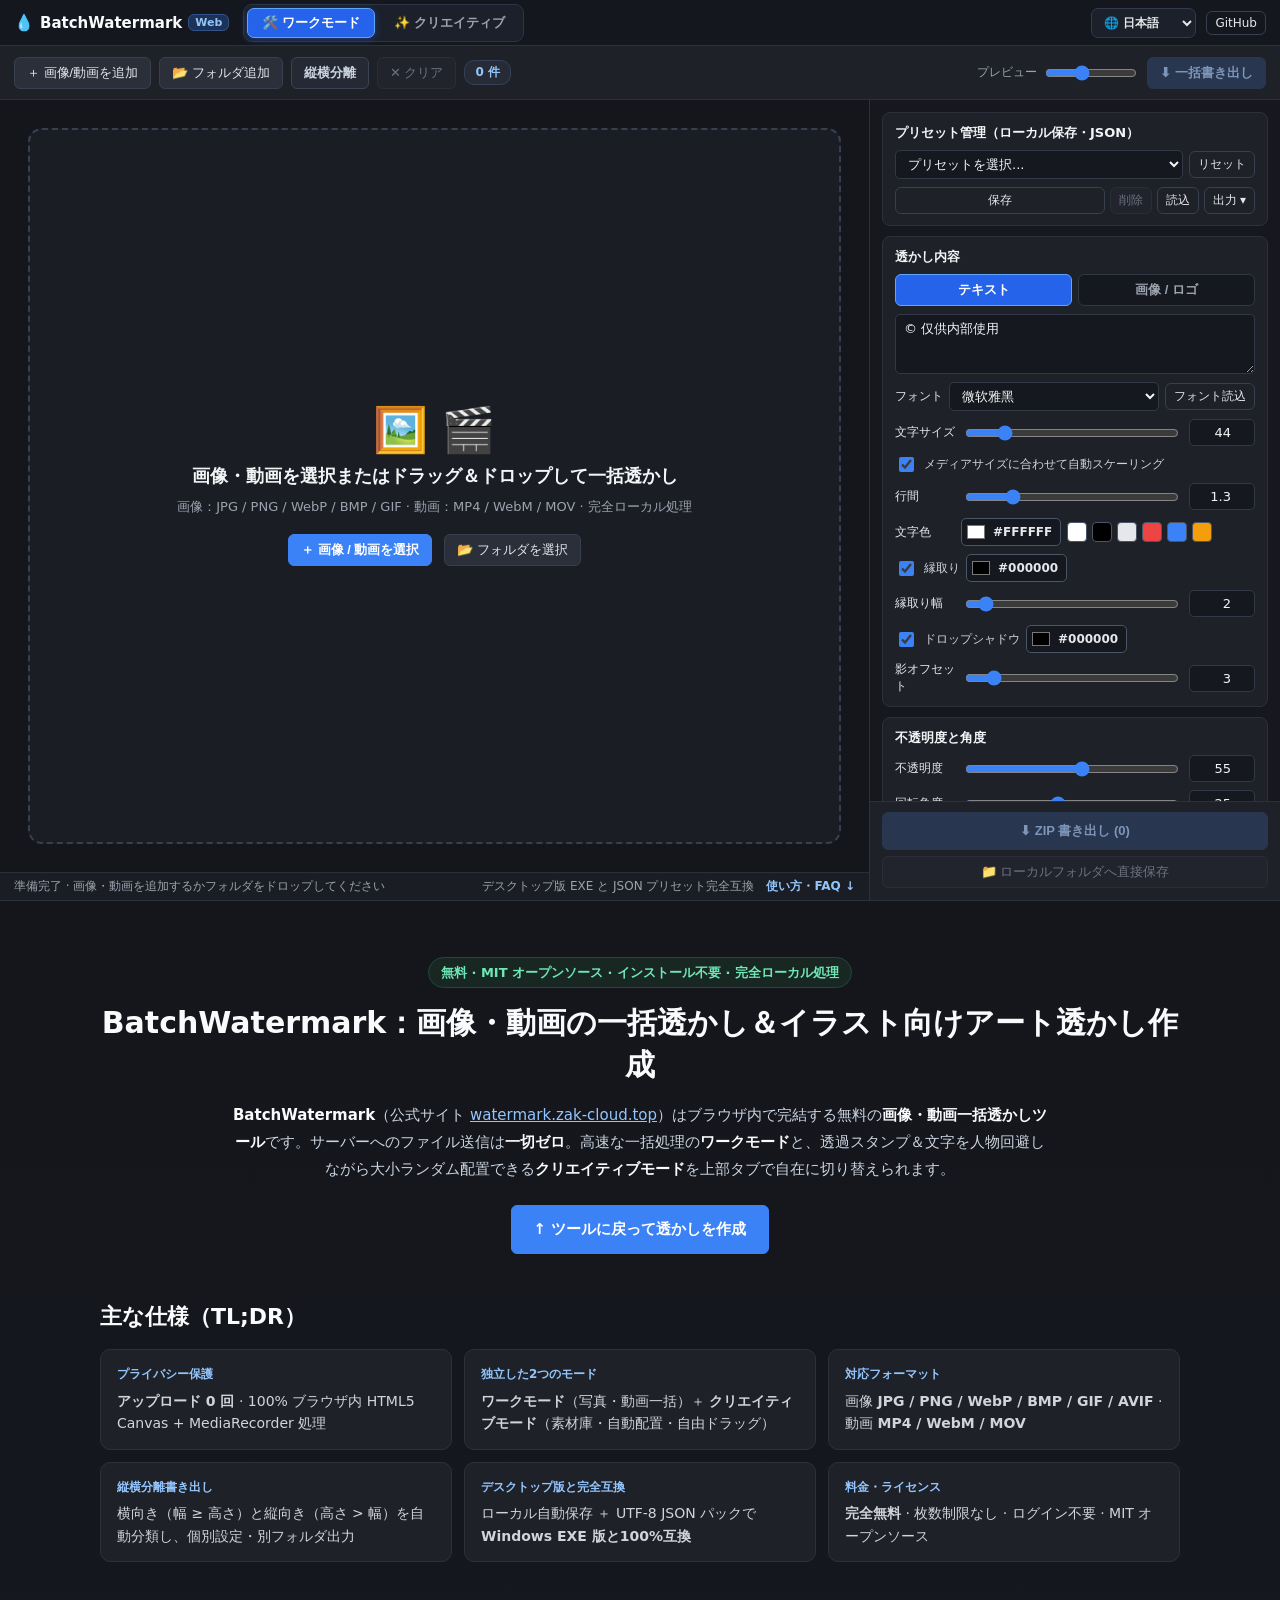
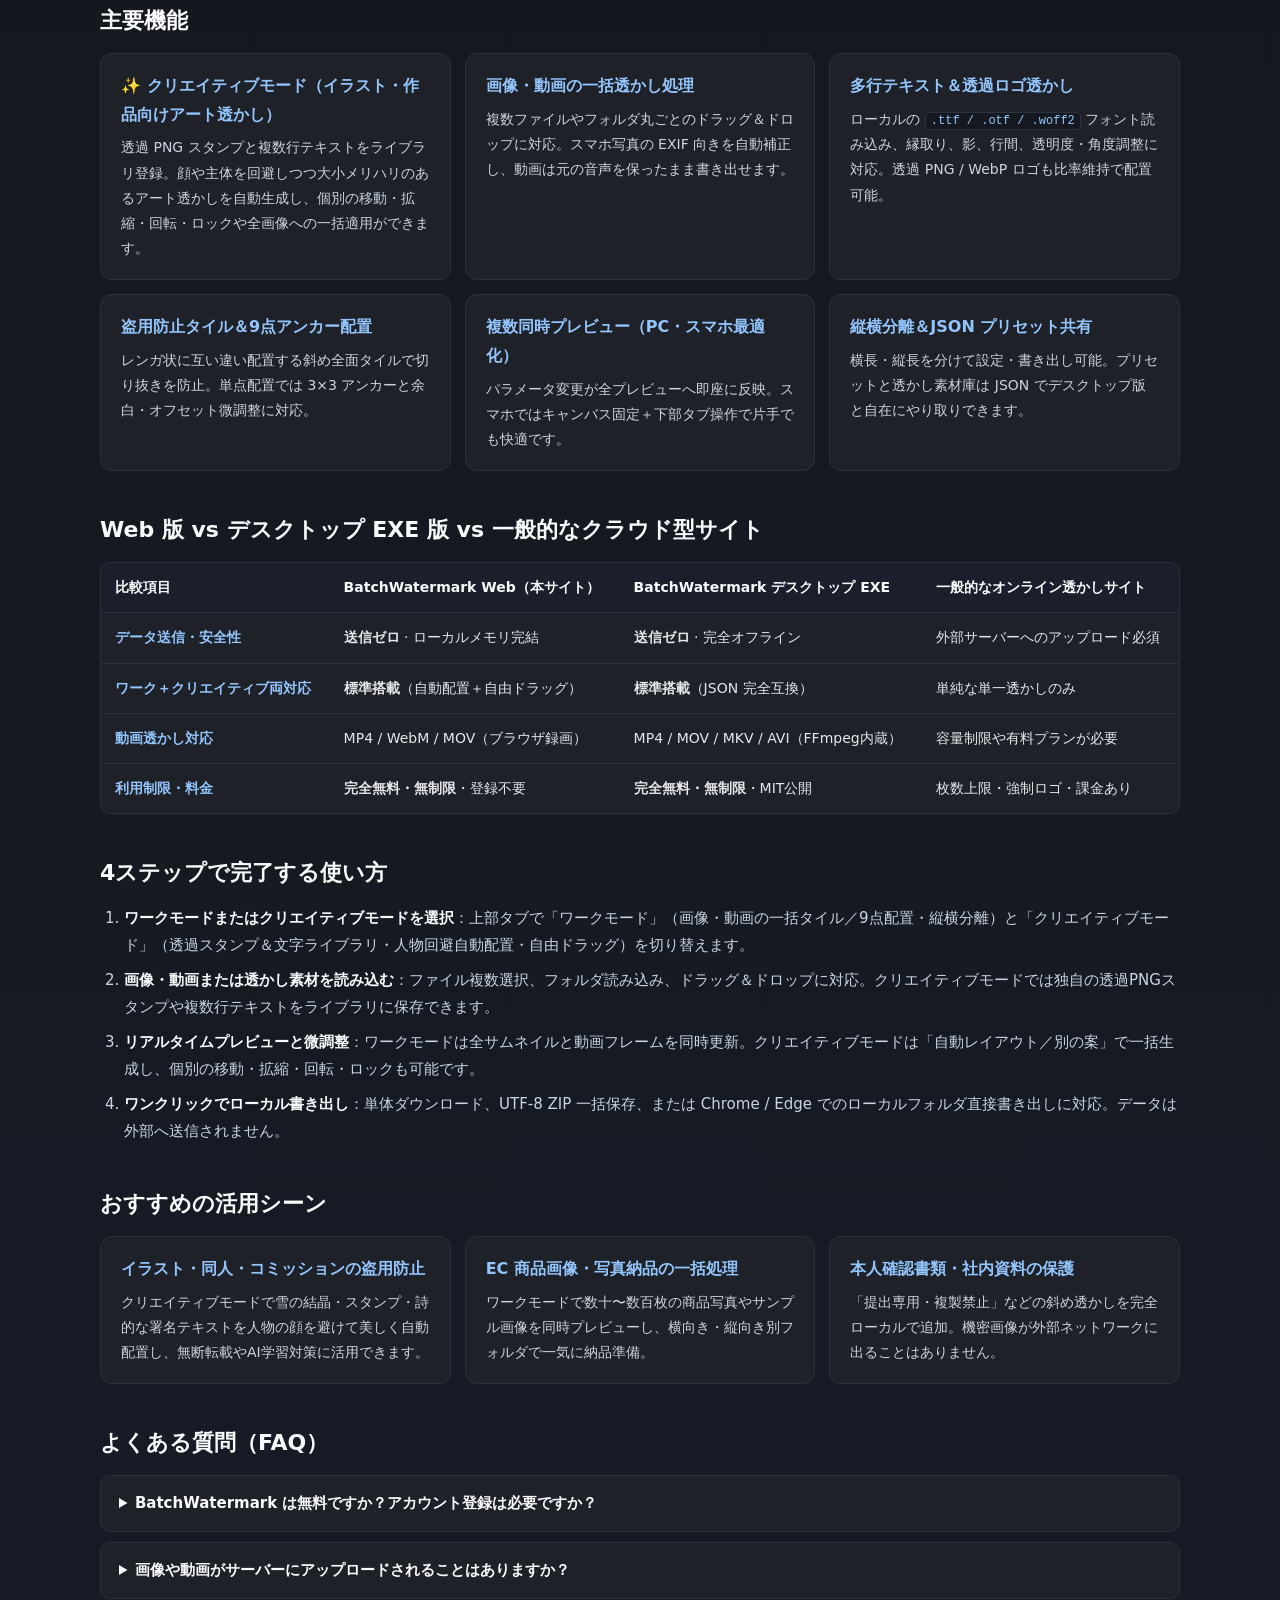
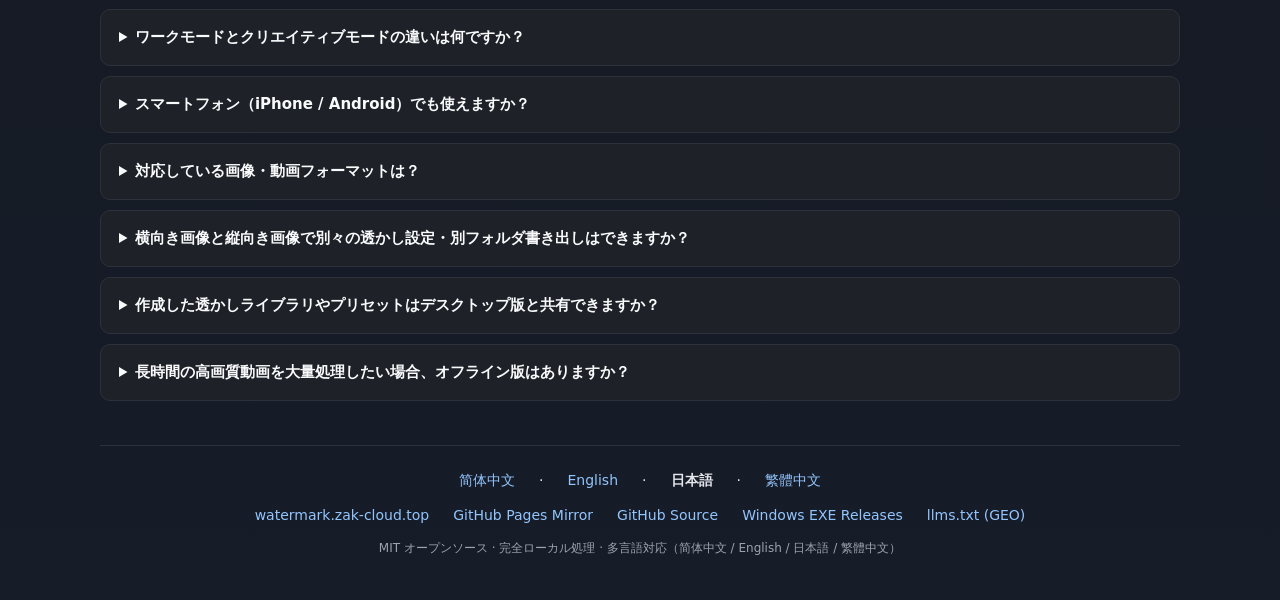
<file: web/ja/index.html>
<!DOCTYPE html>
<html lang="ja">
<head>
  <meta charset="UTF-8" />
  <meta name="viewport" content="width=device-width, initial-scale=1.0, viewport-fit=cover" />
  <title>BatchWatermark — 無料オンライン画像・動画一括透かし＆アート透かし作成ツール（完全ローカル）</title>
  <meta name="description" content="インストール不要・サーバー送信ゼロの完全ローカル一括透かし（ウォーターマーク）ツール。ワークモードで画像・動画を一括処理、クリエイティブモードで透過PNGスタンプや文字ライブラリから人物を回避した大小ランダムなアート透かしを自動生成・自由ドラッグ編集できます。" />
  <meta name="keywords" content="透かし 一括,ウォーターマーク 無料,画像 透かし オンライン,動画 透かし,イラスト 盗用防止 透かし,アート透かし,ローカル 透かし ツール,アップロードなし 透かし,BatchWatermark" />
  <meta name="author" content="drank5090" />
  <meta name="robots" content="index, follow, max-image-preview:large, max-snippet:-1, max-video-preview:-1" />
  <link rel="canonical" href="https://watermark.zak-cloud.top/ja/" />
  <link rel="alternate" hreflang="zh-CN" href="https://watermark.zak-cloud.top/" />
  <link rel="alternate" hreflang="en" href="https://watermark.zak-cloud.top/en/" />
  <link rel="alternate" hreflang="ja" href="https://watermark.zak-cloud.top/ja/" />
  <link rel="alternate" hreflang="zh-Hant" href="https://watermark.zak-cloud.top/zh-hant/" />
  <link rel="alternate" hreflang="x-default" href="https://watermark.zak-cloud.top/" />

  <!-- INJECT_HEAD_TRACKING -->

  <!-- Browser / mobile / platform hints -->
  <meta name="application-name" content="BatchWatermark Web" />
  <meta name="apple-mobile-web-app-capable" content="yes" />
  <meta name="apple-mobile-web-app-status-bar-style" content="black-translucent" />
  <meta name="apple-mobile-web-app-title" content="BatchWatermark" />
  <meta name="mobile-web-app-capable" content="yes" />
  <meta name="theme-color" content="#1e2128" />
  <meta name="color-scheme" content="dark" />
  <meta name="format-detection" content="telephone=no" />
  <meta name="renderer" content="webkit" />
  <meta name="applicable-device" content="pc,mobile" />
  <meta http-equiv="Cache-Control" content="no-transform" />
  <meta http-equiv="Cache-Control" content="no-siteapp" />

  <!-- Open Graph (WeChat / Facebook / LinkedIn / Slack / Discord) -->
  <meta property="og:type" content="website" />
  <meta property="og:site_name" content="BatchWatermark" />
          <meta property="og:locale" content="ja_JP" />
  <meta property="og:locale:alternate" content="zh_CN" />
  <meta property="og:locale:alternate" content="en_US" />
  <meta property="og:locale:alternate" content="zh_Hant" />
  <meta property="og:url" content="https://watermark.zak-cloud.top/ja/" />
  <meta property="og:title" content="BatchWatermark — 完全ローカル画像・動画一括透かし＆アート透かしスタジオ" />
  <meta property="og:description" content="ブラウザ内完結・アップロード一切なし。画像・動画の一括透かし（ワークモード）と、イラスト・写真向けの大小ランダム自動配置＆自由ドラッグ編集（クリエイティブモード）を搭載。" />
  <meta property="og:image" content="https://watermark.zak-cloud.top/og-image.png" />
  <meta property="og:image:secure_url" content="https://watermark.zak-cloud.top/og-image.png" />
  <meta property="og:image:type" content="image/png" />
  <meta property="og:image:width" content="1200" />
  <meta property="og:image:height" content="630" />
  <meta property="og:image:alt" content="BatchWatermark オンライン画像・動画一括透かしおよびクリエイティブモード画面" />

  <!-- Twitter / X Card -->
  <meta name="twitter:card" content="summary_large_image" />
  <meta name="twitter:title" content="BatchWatermark — 完全ローカル画像・動画一括透かし＆アート透かしスタジオ" />
  <meta name="twitter:description" content="ブラウザ内完結・アップロード一切なし。画像・動画の一括透かし（ワークモード）と、イラスト・写真向けの大小ランダム自動配置＆自由ドラッグ編集（クリエイティブモード）を搭載。" />
  <meta name="twitter:image" content="https://watermark.zak-cloud.top/og-image.png" />
  <meta name="twitter:image:alt" content="BatchWatermark オンライン画像・動画一括透かしおよびクリエイティブモード画面" />

  <!-- Structured Data (JSON-LD @graph for SEO & Generative Engine Optimization / GEO) -->
  <script type="application/ld+json">
  {
    "@context": "https://schema.org",
    "@graph": [
      {
        "@type": "WebSite",
        "@id": "https://watermark.zak-cloud.top/#website",
        "name": "BatchWatermark",
        "alternateName": [
          "BatchWatermark Web",
          "無料一括透かしツール",
          "イラスト盗用防止アート透かし"
        ],
        "url": "https://watermark.zak-cloud.top/",
        "inLanguage": [
          "zh-CN",
          "en",
          "ja",
          "zh-Hant"
        ],
        "sameAs": [
          "https://drank5090.github.io/BatchWatermark/",
          "https://github.com/drank5090/BatchWatermark"
        ]
      },
      {
        "@type": "WebApplication",
        "@id": "https://watermark.zak-cloud.top/ja/#app",
        "name": "BatchWatermark オンライン一括透かし＆クリエイティブスタジオ",
        "alternateName": [
          "BatchWatermark Web",
          "無料一括透かしツール",
          "イラスト盗用防止アート透かし"
        ],
        "url": "https://watermark.zak-cloud.top/ja/",
        "inLanguage": "ja",
        "sameAs": [
          "https://drank5090.github.io/BatchWatermark/ja/",
          "https://github.com/drank5090/BatchWatermark"
        ],
        "description": "インストール不要・サーバー送信ゼロの完全ローカル一括透かし（ウォーターマーク）ツール。ワークモードで画像・動画を一括処理、クリエイティブモードで透過PNGスタンプや文字ライブラリから人物を回避した大小ランダムなアート透かしを自動生成・自由ドラッグ編集できます。",
        "applicationCategory": "MultimediaApplication",
        "applicationSubCategory": "Image and Video Watermarking Tool",
        "operatingSystem": "Web Browser (Chrome, Edge, Safari, Firefox, iOS, Android), Windows 10/11",
        "browserRequirements": "Requires HTML5 Canvas 2D and MediaRecorder support",
        "softwareVersion": "2.1.0",
        "isAccessibleForFree": true,
        "license": "https://opensource.org/licenses/MIT",
        "screenshot": "https://watermark.zak-cloud.top/og-image.png",
        "image": "https://watermark.zak-cloud.top/og-image.png",
        "offers": {
          "@type": "Offer",
          "price": "0",
          "priceCurrency": "JPY"
        },
        "author": {
          "@type": "Person",
          "name": "drank5090",
          "url": "https://github.com/drank5090"
        },
        "featureList": [
          "100% ブラウザ内ローカル処理・画像および動画のサーバーアップロードゼロ",
          "上部タブで完全独立する2モード：ワークモード（一括処理）とクリエイティブモード（アート透かし）",
          "クリエイティブモード：画像＆文字ライブラリ、人物・主体回避アルゴリズム、大小ランダム自動配置、自由ドラッグ・拡縮・回転",
          "ワークモード：複数画像・動画のリアルタイム同期プレビュー、斜めレンガ状タイル、9点アンカー、縦横分離書き出し",
          "ローカル保存プリセット＆透かし素材パック（Windows デスクトップ版 EXE と JSON 完全互換）",
          "単体保存・ZIP書き出し・ローカルフォルダ直接保存・PCおよびスマホ操作に最適化"
        ]
      },
      {
        "@type": "HowTo",
        "@id": "https://watermark.zak-cloud.top/ja/#howto",
        "name": "BatchWatermark で画像・動画にローカル一括透かしを入れる手順",
        "description": "インストール不要・サーバー送信ゼロ。わずか4ステップで画像・動画の一括透かしやアート透かしを作成できます。",
        "inLanguage": "ja",
        "totalTime": "PT1M",
        "tool": [
          {
            "@type": "HowToTool",
            "name": "モダンブラウザ（Chrome / Edge / Safari / Firefox）"
          }
        ],
        "step": [
          {
            "@type": "HowToStep",
            "position": 1,
            "name": "ワークモードまたはクリエイティブモードを選択",
            "text": "上部タブで「ワークモード」（画像・動画の一括タイル／9点配置・縦横分離）と「クリエイティブモード」（透過スタンプ＆文字ライブラリ・人物回避自動配置・自由ドラッグ）を切り替えます。"
          },
          {
            "@type": "HowToStep",
            "position": 2,
            "name": "画像・動画または透かし素材を読み込む",
            "text": "ファイル複数選択、フォルダ読み込み、ドラッグ＆ドロップに対応。クリエイティブモードでは独自の透過PNGスタンプや複数行テキストをライブラリに保存できます。"
          },
          {
            "@type": "HowToStep",
            "position": 3,
            "name": "リアルタイムプレビューと微調整",
            "text": "ワークモードは全サムネイルと動画フレームを同時更新。クリエイティブモードは「自動レイアウト／別の案」で一括生成し、個別の移動・拡縮・回転・ロックも可能です。"
          },
          {
            "@type": "HowToStep",
            "position": 4,
            "name": "ワンクリックでローカル書き出し",
            "text": "単体ダウンロード、UTF-8 ZIP 一括保存、または Chrome / Edge でのローカルフォルダ直接書き出しに対応。データは外部へ送信されません。"
          }
        ]
      },
      {
        "@type": "FAQPage",
        "@id": "https://watermark.zak-cloud.top/ja/#faq",
        "inLanguage": "ja",
        "mainEntity": [
          {
            "@type": "Question",
            "name": "BatchWatermark は無料ですか？アカウント登録は必要ですか？",
            "acceptedAnswer": {
              "@type": "Answer",
              "text": "完全無料・MIT ライセンスのオープンソースです。登録やログインは不要で、処理枚数の上限や強制ロゴもありません。"
            }
          },
          {
            "@type": "Question",
            "name": "画像や動画がサーバーにアップロードされることはありますか？",
            "acceptedAnswer": {
              "@type": "Answer",
              "text": "一切ありません。画像デコード、Canvas 2D 合成、主体回避解析、動画録画、ZIP 生成まですべてお使いのブラウザ内メモリで完結します。"
            }
          },
          {
            "@type": "Question",
            "name": "ワークモードとクリエイティブモードの違いは何ですか？",
            "acceptedAnswer": {
              "@type": "Answer",
              "text": "ワークモードは大量の写真・動画に斜めタイルやロゴ透かしを素早く一括適用する用途向けです。クリエイティブモードはイラスト・同人作品・写真向けに、複数の透過PNGスタンプや文字を人物の顔を避けつつ大小バランスよく自動配置し、そのまま自由ドラッグで微調整できます。"
            }
          },
          {
            "@type": "Question",
            "name": "スマートフォン（iPhone / Android）でも使えますか？",
            "acceptedAnswer": {
              "@type": "Answer",
              "text": "はい。スマホ画面ではプレビュー・編集キャンバスを上部に固定し、下部タブで直感的にパラメータや素材ライブラリを切り替えられ、1枚だけの直接保存にも対応しています。"
            }
          },
          {
            "@type": "Question",
            "name": "対応している画像・動画フォーマットは？",
            "acceptedAnswer": {
              "@type": "Answer",
              "text": "画像は JPG / JPEG / PNG / WebP / BMP / GIF / AVIF に対応し、元形式維持または JPEG / PNG / WebP 書き出しが可能。動画は MP4 / WebM / MOV に対応し、音声を保持してローカル書き出しできます。"
            }
          },
          {
            "@type": "Question",
            "name": "横向き画像と縦向き画像で別々の透かし設定・別フォルダ書き出しはできますか？",
            "acceptedAnswer": {
              "@type": "Answer",
              "text": "はい。ワークモード上部の「縦横分離」をオンにすると横向き（幅 ≥ 高さ）と縦向き（高さ > 幅）を自動分類し、個別設定と別サブフォルダ出力が行えます。"
            }
          },
          {
            "@type": "Question",
            "name": "作成した透かしライブラリやプリセットはデスクトップ版と共有できますか？",
            "acceptedAnswer": {
              "@type": "Answer",
              "text": "はい。ブラウザ内（IndexedDB / localStorage）に自動保存されるほか、UTF-8 JSON パックとして書き出し、Windows デスクトップ EXE 版と双方向に読み込めます。"
            }
          },
          {
            "@type": "Question",
            "name": "長時間の高画質動画を大量処理したい場合、オフライン版はありますか？",
            "acceptedAnswer": {
              "@type": "Answer",
              "text": "はい。Python + PySide6 + FFmpeg 内蔵の Windows 単体実行 EXE 版を GitHub Releases で無料配布しており、ワーク＆クリエイティブ両モードと4言語切替に対応しています。"
            }
          }
        ]
      },
      {
        "@type": "BreadcrumbList",
        "@id": "https://watermark.zak-cloud.top/ja/#breadcrumb",
        "itemListElement": [
          {
            "@type": "ListItem",
            "position": 1,
            "name": "BatchWatermark ホーム",
            "item": "https://watermark.zak-cloud.top/ja/"
          }
        ]
      }
    ]
  }
  </script>

  <!-- Icons & PWA manifest -->
  <link rel="icon" href="../favicon.ico" sizes="48x48" />
  <link rel="icon" href="../favicon.svg" type="image/svg+xml" />
  <link rel="apple-touch-icon" href="../apple-touch-icon.png" />
  <link rel="manifest" href="../site.webmanifest" />
  <link rel="stylesheet" href="../styles.css" />
</head>
<body>
  <!-- INJECT_BODY_NOSCRIPT -->

  <div id="top" class="app-shell">
    <!-- Top Dual-Mode Tab Switcher (Work Mode / Creative Mode — completely independent) -->
    <nav id="modeTabBar" class="mode-tab-bar" role="tablist" aria-label="系统模式切换">
      <div class="mode-bar-left">
        <h1 class="brand">
          <span class="brand-icon" aria-hidden="true">💧</span>
          <span class="brand-title">BatchWatermark</span>
          <span class="brand-tag">Web</span>
          <span class="sr-only">無料オンライン画像・動画一括透かし＆アート透かしクリエイティブツール</span>
        </h1>
        <div class="mode-tabs" role="tablist">
          <button id="tabModeWork" class="mode-tab-btn active" role="tab" aria-selected="true" data-app-mode="work" type="button" title="クラシック一括モード：画像・動画、縦横分離、プリセット管理">🛠️ ワークモード</button>
          <button id="tabModeCreative" class="mode-tab-btn" role="tab" aria-selected="false" data-app-mode="creative" type="button" title="クリエイティブスタジオ：画像＆文字ライブラリ、自動アート配置、自由ドラッグ編集">✨ クリエイティブ</button>
        </div>
      </div>
      <div class="mode-bar-right">
        <span class="privacy-pill" title="すべての画像・動画はブラウザ内でローカル処理され、サーバーへ一切アップロードされません">🔒 完全ローカル処理</span>
        <select id="langSelect" class="lang-select" data-i18n-skip aria-label="Language / 语言 / 言語">
          <option value="zh-CN">🌐 简体中文</option>
          <option value="en">🌐 English</option>
          <option value="ja" selected>🌐 日本語</option>
          <option value="zh-Hant">🌐 繁體中文</option>
        </select>
        <a class="btn btn-ghost repo-link" href="https://github.com/drank5090/BatchWatermark" target="_blank" rel="noopener noreferrer" title="GitHub オープンソースリポジトリと Windows デスクトップ版 EXE を見る">GitHub</a>
      </div>
    </nav>

    <!-- ==================== WORK MODE (Original Classic Batch Mode) ==================== -->
    <div id="workModeView" class="mode-view">
    <!-- Top Toolbar -->
    <header class="top-bar">
      <div class="top-bar-left">
        <button id="btnAddFiles" class="btn desktop-only-inline" type="button" title="複数の画像または動画を選択">＋ 画像/動画を追加</button>
        <button id="btnAddFolder" class="btn desktop-only-inline" type="button" title="フォルダ内の画像・動画を一括読み込み">📂 フォルダ追加</button>
        <button id="btnIsolateToggle" class="btn btn-toggle" type="button" aria-pressed="false" title="开启后横版与竖版分开展示、支持独立参数，并分文件夹导出">縦横分離</button>
        <button id="btnClearAll" class="btn btn-danger" type="button" disabled>✕ クリア</button>
        <span id="countBadge" class="count-badge">0 件</span>
      </div>

      <div class="top-bar-right">
        <label class="size-control" for="cardSizeSlider">
          <span class="muted-text">プレビュー</span>
          <input id="cardSizeSlider" type="range" min="170" max="380" value="250" />
        </label>
        <button id="btnTopExport" class="btn btn-primary desktop-only-inline" type="button" disabled>⬇ 一括書き出し</button>
      </div>
    </header>

    <!-- Main Split Workspace -->
    <main class="workspace">
      <!-- Left Gallery Area -->
      <section id="galleryPane" class="gallery-pane" aria-label="实时多图预览区">
        <!-- Mobile-only compact preview bar when items are loaded -->
        <div id="mobileGalleryBar" class="mobile-gallery-bar hidden">
          <span id="mobileGallerySummary" class="mobile-gallery-summary">ライブプレビュー</span>
          <div class="mobile-gallery-bar-actions">
            <button id="btnMobileExpandGallery" class="btn-pill" type="button">拡大表示</button>
            <a class="btn-pill mobile-guide-pill" href="#guide">ガイド</a>
          </div>
        </div>

        <!-- Orientation Isolation Scope Filter Bar -->
        <div id="galleryFilterBar" class="gallery-filter-bar hidden">
          <div class="filter-bar-left">
            <span class="filter-label">縦横分離ビュー：</span>
            <div class="pill-group" role="group" aria-label="横竖视图筛选">
              <button class="btn-pill active" data-scope="both" type="button">両方表示</button>
              <button class="btn-pill" id="btnScopeLand" data-scope="landscape" type="button">横のみ (0)</button>
              <button class="btn-pill" id="btnScopePort" data-scope="portrait" type="button">縦のみ (0)</button>
            </div>
          </div>
          <span class="muted-text desktop-only-inline">書き出し時に横向き・縦向きサブフォルダへ自動分類されます</span>
        </div>

        <!-- Empty Drop Zone -->
        <div id="emptyState" class="empty-state">
          <div id="dropZone" class="drop-zone">
            <div class="drop-icons" aria-hidden="true">🖼️ 🎬</div>
            <h2>画像・動画を選択またはドラッグ＆ドロップして一括透かし</h2>
            <p class="drop-sub">画像：JPG / PNG / WebP / BMP / GIF · 動画：MP4 / WebM / MOV · 完全ローカル処理</p>
            <div class="drop-actions">
              <button id="btnEmptyAddFiles" class="btn btn-primary" type="button">＋ 画像 / 動画を選択</button>
              <button id="btnEmptyAddFolder" class="btn desktop-only-inline" type="button">📂 フォルダを選択</button>
            </div>
          </div>
        </div>

        <!-- Populated Gallery Scroll Area -->
        <div id="galleryScroll" class="gallery-scroll hidden">
          <!-- Primary Section (All items in unified mode, Landscape items in isolated mode) -->
          <div id="primarySection" class="media-section">
            <div id="landHeader" class="group-header hidden">
              <span class="group-title">横向きメディア（幅 ≥ 高さ）</span>
              <span id="landCountBadge" class="group-badge">0 件</span>
            </div>
            <div id="landEmptyHint" class="group-empty hidden">横向きの画像・動画はありません</div>
            <div id="primaryGrid" class="media-grid"></div>
          </div>

          <!-- Portrait Section (Visible only in orientation-isolated mode) -->
          <div id="portraitSection" class="media-section hidden">
            <div id="portHeader" class="group-header">
              <span class="group-title">縦向きメディア（高さ &gt; 幅）</span>
              <span id="portCountBadge" class="group-badge">0 件</span>
            </div>
            <div id="portEmptyHint" class="group-empty hidden">縦向きの画像・動画はありません</div>
            <div id="portraitGrid" class="media-grid"></div>
          </div>
        </div>

        <!-- Status Bar -->
        <footer class="status-bar">
          <span id="statusText">準備完了 · 画像・動画を追加するかフォルダをドロップしてください</span>
          <span class="status-right">
            <span class="muted-text desktop-only-inline">デスクトップ版 EXE と JSON プリセット完全互換</span>
            <a class="guide-link" href="#guide">使い方・FAQ ↓</a>
          </span>
        </footer>
      </section>

      <!-- Right Control Panel (Desktop sidebar / Mobile tabbed drawer below pinned preview) -->
      <aside id="controlPanel" class="control-panel" data-active-mobile-tab="content" aria-label="水印参数操作面板">
        <!-- Mobile-only thumb-friendly parameter category tabs -->
        <nav id="mobileParamTabs" class="mobile-param-tabs" role="tablist" aria-label="水印参数分类">
          <button class="mobile-tab-btn active" role="tab" aria-selected="true" data-mobile-tab="content" type="button">内容</button>
          <button class="mobile-tab-btn" role="tab" aria-selected="false" data-mobile-tab="style" type="button">透明/角度</button>
          <button class="mobile-tab-btn" role="tab" aria-selected="false" data-mobile-tab="layout" type="button">配置</button>
          <button class="mobile-tab-btn" role="tab" aria-selected="false" data-mobile-tab="preset" type="button">プリセット</button>
          <button class="mobile-tab-btn" role="tab" aria-selected="false" data-mobile-tab="export" type="button">書き出し</button>
        </nav>

        <div class="panel-scroll">
          <!-- Orientation Independent Params Card -->
          <section id="orientationCard" class="section-card orientation-card hidden" data-tab-group="preset">
            <div class="section-title accent-title">縦横分離 · パラメータ</div>
            <label class="checkbox-row">
              <input id="chkIndependentParams" type="checkbox" />
              <span>横向き・縦向きで個別の透かし設定を使用</span>
            </label>
            <div id="orientSwitchHost" class="orient-switch-host hidden">
              <div class="segmented-row">
                <button id="btnEditLandscape" class="btn-segmented active" type="button">横向きを編集</button>
                <button id="btnEditPortrait" class="btn-segmented" type="button">縦向きを編集</button>
              </div>
              <button id="btnSyncOtherOrient" class="btn btn-ghost full-width" type="button">現在の設定をもう一方の向きへコピー</button>
            </div>
          </section>

          <!-- Preset Management Card -->
          <section class="section-card" data-tab-group="preset">
            <div class="section-title">プリセット管理（ローカル保存・JSON）</div>
            <div class="inline-row">
              <select id="presetSelect" class="input-select grow" aria-label="选择水印预设"></select>
              <button id="btnResetParams" class="btn btn-ghost" type="button">リセット</button>
            </div>
            <div class="preset-actions">
              <button id="btnSavePreset" class="btn btn-ghost grow" type="button" title="現在の設定をブラウザにローカル保存">保存</button>
              <button id="btnDeletePreset" class="btn btn-ghost" type="button" disabled title="選択中のカスタムプリセットを削除">削除</button>
              <button id="btnImportPreset" class="btn btn-ghost" type="button" title="JSON ファイルからプリセットを読み込み（デスクトップ版互換）">読込</button>
              <div class="dropdown-wrap">
                <button id="btnExportPresetMenu" class="btn btn-ghost" type="button">出力 ▾</button>
                <div id="exportPresetDropdown" class="dropdown-menu hidden">
                  <button id="btnExportCurPreset" type="button">現在の透かし設定を書き出し (.json)</button>
                  <button id="btnExportAllPresets" type="button">すべてのカスタムプリセットを書き出し (.json)</button>
                </div>
              </div>
            </div>
          </section>

          <!-- Watermark Content Card -->
          <section class="section-card" data-tab-group="content">
            <div class="section-title">透かし内容</div>
            <div class="segmented-row">
              <button id="btnTypeText" class="btn-segmented active" type="button">テキスト</button>
              <button id="btnTypeImage" class="btn-segmented" type="button">画像 / ロゴ</button>
            </div>

            <!-- Text Controls -->
            <div id="textControls" class="control-stack">
              <textarea id="txtWatermark" class="input-textarea" rows="2" placeholder="透かしテキストを入力（複数行対応）..."></textarea>

              <div class="inline-row">
                <span class="field-label short">フォント</span>
                <select id="fontSelect" class="input-select grow" aria-label="选择字体">
                  <option value="微软雅黑">微软雅黑</option>
                  <option value="微软雅黑 粗体">微软雅黑 粗体</option>
                  <option value="黑体">黑体</option>
                  <option value="宋体">宋体</option>
                  <option value="楷体">楷体</option>
                  <option value="仿宋">仿宋</option>
                  <option value="PingFang SC">PingFang SC</option>
                  <option value="Segoe UI">Segoe UI</option>
                  <option value="Arial">Arial</option>
                  <option value="Georgia">Georgia</option>
                  <option value="Monospace">等宽字体 (Monospace)</option>
                </select>
                <button id="btnLoadCustomFont" class="btn btn-ghost" type="button" title="ローカルの .ttf / .otf / .woff2 フォントを読み込み">フォント読込</button>
              </div>
              <div id="customFontInfo" class="muted-text hidden"></div>

              <div class="slider-row">
                <span class="field-label">文字サイズ</span>
                <input id="rngFontSize" type="range" min="10" max="220" value="44" />
                <input id="numFontSize" class="input-num" type="number" min="10" max="220" value="44" />
              </div>

              <label class="checkbox-row">
                <input id="chkProportionalText" type="checkbox" checked />
                <span>メディアサイズに合わせて自動スケーリング</span>
              </label>

              <div class="slider-row">
                <span class="field-label">行間</span>
                <input id="rngLineSpacing" type="range" min="10" max="25" value="13" />
                <input id="numLineSpacing" class="input-num" type="number" min="1.0" max="2.5" step="0.1" value="1.3" />
              </div>

              <div class="color-row">
                <span class="field-label">文字色</span>
                <label class="color-chip">
                  <input id="clrText" type="color" value="#ffffff" />
                  <span id="clrTextHex">#FFFFFF</span>
                </label>
                <div class="swatches" id="textSwatches">
                  <button type="button" class="swatch" data-color="#FFFFFF" style="background:#FFFFFF" title="白" aria-label="白"></button>
                  <button type="button" class="swatch" data-color="#000000" style="background:#000000" title="黒" aria-label="黒"></button>
                  <button type="button" class="swatch" data-color="#E5E7EB" style="background:#E5E7EB" title="ライトグレー" aria-label="ライトグレー"></button>
                  <button type="button" class="swatch" data-color="#EF4444" style="background:#EF4444" title="赤" aria-label="赤"></button>
                  <button type="button" class="swatch" data-color="#3B82F6" style="background:#3B82F6" title="青" aria-label="青"></button>
                  <button type="button" class="swatch" data-color="#F59E0B" style="background:#F59E0B" title="ゴールド" aria-label="ゴールド"></button>
                </div>
              </div>

              <div class="effect-header">
                <label class="checkbox-row">
                  <input id="chkStroke" type="checkbox" checked />
                  <span>縁取り</span>
                </label>
                <label class="color-chip compact">
                  <input id="clrStroke" type="color" value="#000000" />
                  <span id="clrStrokeHex">#000000</span>
                </label>
              </div>
              <div class="slider-row" id="strokeWidthRow">
                <span class="field-label">縁取り幅</span>
                <input id="rngStrokeWidth" type="range" min="1" max="16" value="2" />
                <input id="numStrokeWidth" class="input-num" type="number" min="1" max="16" value="2" />
              </div>

              <div class="effect-header">
                <label class="checkbox-row">
                  <input id="chkShadow" type="checkbox" checked />
                  <span>ドロップシャドウ</span>
                </label>
                <label class="color-chip compact">
                  <input id="clrShadow" type="color" value="#000000" />
                  <span id="clrShadowHex">#000000</span>
                </label>
              </div>
              <div class="slider-row" id="shadowOffsetRow">
                <span class="field-label">影オフセット</span>
                <input id="rngShadowOffset" type="range" min="1" max="20" value="3" />
                <input id="numShadowOffset" class="input-num" type="number" min="1" max="20" value="3" />
              </div>
            </div>

            <!-- Image/Logo Controls -->
            <div id="logoControls" class="control-stack hidden">
              <div class="logo-picker-box">
                <div id="logoThumbBox" class="logo-thumb">ロゴなし</div>
                <div class="logo-picker-info">
                  <div id="logoFileName" class="muted-text">透過 PNG / WebP ロゴ画像を選択してください</div>
                  <button id="btnPickLogo" class="btn" type="button">ロゴ画像を選択...</button>
                </div>
              </div>
              <div class="slider-row">
                <span class="field-label">拡大縮小</span>
                <input id="rngLogoScale" type="range" min="3" max="100" value="22" />
                <input id="numLogoScale" class="input-num" type="number" min="3" max="100" value="22" />
              </div>
              <label class="checkbox-row">
                <input id="chkProportionalLogo" type="checkbox" checked />
                <span>対象メディアの幅に対する割合でスケーリング</span>
              </label>
            </div>
          </section>

          <!-- Appearance Card -->
          <section class="section-card" data-tab-group="style">
            <div class="section-title">不透明度と角度</div>
            <div class="slider-row">
              <span class="field-label">不透明度</span>
              <input id="rngOpacity" type="range" min="0" max="100" value="55" />
              <input id="numOpacity" class="input-num" type="number" min="0" max="100" value="55" />
            </div>
            <div class="slider-row">
              <span class="field-label">回転角度</span>
              <input id="rngRotation" type="range" min="-180" max="180" value="-25" />
              <input id="numRotation" class="input-num" type="number" min="-180" max="180" value="-25" />
            </div>
            <div class="quick-angles">
              <span class="field-label muted-text">クイック角度</span>
              <button class="btn-pill" data-angle="0" type="button">0°</button>
              <button class="btn-pill" data-angle="-25" type="button">-25°</button>
              <button class="btn-pill" data-angle="-45" type="button">-45°</button>
              <button class="btn-pill" data-angle="30" type="button">30°</button>
              <button class="btn-pill" data-angle="45" type="button">45°</button>
            </div>
          </section>

          <!-- Position & Layout Card -->
          <section class="section-card" data-tab-group="layout">
            <div class="section-title">配置とレイアウト</div>
            <div class="segmented-row">
              <button id="btnModeTiled" class="btn-segmented active" type="button">全面タイル</button>
              <button id="btnModeSingle" class="btn-segmented" type="button">単点配置</button>
            </div>

            <!-- Tiled options -->
            <div id="tiledControls" class="control-stack">
              <div class="slider-row">
                <span class="field-label">水平間隔</span>
                <input id="rngTileX" type="range" min="10" max="500" value="120" />
                <input id="numTileX" class="input-num" type="number" min="10" max="500" value="120" />
              </div>
              <div class="slider-row">
                <span class="field-label">垂直間隔</span>
                <input id="rngTileY" type="range" min="10" max="500" value="100" />
                <input id="numTileY" class="input-num" type="number" min="10" max="500" value="100" />
              </div>
              <label class="checkbox-row">
                <input id="chkTileStagger" type="checkbox" checked />
                <span>偶数・奇数行を互い違いに配置（レンガ状）</span>
              </label>
            </div>

            <!-- Single options -->
            <div id="singleControls" class="control-stack hidden">
              <div class="anchor-row">
                <span class="field-label">9点アンカー</span>
                <div id="anchorGrid" class="anchor-grid" role="group" aria-label="九宫格锚点">
                  <button type="button" class="anchor-btn" data-anchor="top_left" title="左上">↖</button>
                  <button type="button" class="anchor-btn" data-anchor="top_center" title="上中央">↑</button>
                  <button type="button" class="anchor-btn" data-anchor="top_right" title="右上">↗</button>
                  <button type="button" class="anchor-btn" data-anchor="middle_left" title="左中央">←</button>
                  <button type="button" class="anchor-btn" data-anchor="center" title="中央">●</button>
                  <button type="button" class="anchor-btn" data-anchor="middle_right" title="右中央">→</button>
                  <button type="button" class="anchor-btn" data-anchor="bottom_left" title="左下">↙</button>
                  <button type="button" class="anchor-btn" data-anchor="bottom_center" title="下中央">↓</button>
                  <button type="button" class="anchor-btn active" data-anchor="bottom_right" title="右下">↘</button>
                </div>
              </div>
              <div class="slider-row">
                <span class="field-label">水平余白</span>
                <input id="rngMarginX" type="range" min="0" max="300" value="40" />
                <input id="numMarginX" class="input-num" type="number" min="0" max="30" step="0.5" value="4.0" />
              </div>
              <div class="slider-row">
                <span class="field-label">垂直余白</span>
                <input id="rngMarginY" type="range" min="0" max="300" value="40" />
                <input id="numMarginY" class="input-num" type="number" min="0" max="30" step="0.5" value="4.0" />
              </div>
            </div>

            <!-- Shared Fine Offsets -->
            <div class="slider-row">
              <span class="field-label">水平微調整</span>
              <input id="rngOffsetX" type="range" min="-400" max="400" value="0" />
              <input id="numOffsetX" class="input-num" type="number" min="-40" max="40" step="0.5" value="0.0" />
            </div>
            <div class="slider-row">
              <span class="field-label">垂直微調整</span>
              <input id="rngOffsetY" type="range" min="-400" max="400" value="0" />
              <input id="numOffsetY" class="input-num" type="number" min="-40" max="40" step="0.5" value="0.0" />
            </div>
          </section>

          <!-- Export Settings Card -->
          <section class="section-card" data-tab-group="export">
            <div class="section-title">一括書き出し設定</div>
            <div id="exportIsolationHint" class="info-hint hidden">
              縦横分離オン：横向き・縦向きサブフォルダに分けて書き出します
            </div>
            <div class="inline-row">
              <span class="field-label short">接頭辞</span>
              <input id="txtPrefix" class="input-text grow" type="text" placeholder="任意" />
              <span class="field-label short">接尾辞</span>
              <input id="txtSuffix" class="input-text grow" type="text" value="_watermarked" placeholder="例: _wm" />
            </div>
            <div class="inline-row">
              <span class="field-label">画像形式</span>
              <select id="selOutputFormat" class="input-select grow">
                <option value="keep">元の形式を維持</option>
                <option value="jpeg">JPEG (.jpg)</option>
                <option value="png">PNG (.png)</option>
                <option value="webp">WebP (.webp)</option>
              </select>
            </div>
            <div class="slider-row">
              <span class="field-label">品質</span>
              <input id="rngQuality" type="range" min="50" max="100" value="92" />
              <input id="numQuality" class="input-num" type="number" min="50" max="100" value="92" />
            </div>
            <label class="checkbox-row">
              <input id="chkVideoAudio" type="checkbox" checked />
              <span>動画の音声を保持（ローカル Canvas 録画）</span>
            </label>
          </section>
        </div>

        <!-- Sticky Export Footer -->
        <div class="export-footer">
          <div class="export-footer-row">
            <button id="btnMobileAdd" class="btn mobile-only-flex" type="button">＋ 追加</button>
            <button id="btnExportZip" class="btn btn-primary grow export-main-btn" type="button" disabled>
              ⬇ ZIP 書き出し (0)
            </button>
          </div>
          <button id="btnExportDir" class="btn full-width desktop-only-block" type="button" disabled title="Chrome / Edge ではローカルフォルダへ直接書き出せます">
            📁 ローカルフォルダへ直接保存
          </button>
        </div>
      </aside>
    </main>
    </div><!-- /#workModeView -->

    <!-- ==================== CREATIVE MODE (Art Watermark Studio) ==================== -->
    <div id="creativeModeView" class="mode-view hidden" aria-label="创作模式工作区">
      <header class="top-bar creative-toolbar">
        <div class="top-bar-left">
          <button id="btnCreativeAddImg" class="btn" type="button">＋ 画像を追加</button>
          <button id="btnCreativeClearImgs" class="btn btn-danger" type="button" disabled>✕ クリア</button>
          <span id="creativeCountBadge" class="count-badge">0 枚</span>
          <button id="btnCreativeAuto" class="btn btn-primary" type="button" disabled title="人物や主体を回避しつつ大小バランスの良い透かしを自動生成">✨ 自動レイアウト</button>
          <button id="btnCreativeShuffle" class="btn" type="button" disabled title="シードを変更して再生成（ロック中レイヤーは保持）">🎲 別の案</button>
          <button id="btnCreativeAutoAll" class="btn desktop-only-inline" type="button" disabled title="読み込んだすべての画像に最適な自動レイアウトを生成">⚡ 全画像に自動配置</button>
          <button id="btnCreativeSyncAll" class="btn desktop-only-inline" type="button" disabled title="現在の手動レイアウトを相対比率で全画像に適用">📋 全画像へ適用</button>
        </div>
        <div class="top-bar-right">
          <button id="btnCreativeUndo" class="btn btn-ghost" type="button" disabled title="元に戻す (Ctrl+Z)">↶ 元に戻す</button>
          <button id="btnCreativeRedo" class="btn btn-ghost" type="button" disabled title="やり直す (Ctrl+Y)">↷ やり直す</button>
          <button id="btnCreativeExportTop" class="btn btn-primary desktop-only-inline" type="button" disabled>⬇ 書き出し</button>
        </div>
      </header>

      <main id="creativeWorkspace" class="creative-workspace" data-mobile-creative-tab="auto">
        <!-- Left Pane: Watermark Library (Images + Texts) -->
        <aside id="creativeLibPane" class="creative-lib-pane" data-creative-panel="library" aria-label="创作模式水印素材库">
          <div class="creative-pane-header">
            <span class="section-title">🎨 透かし素材ライブラリ（画像＋文字）</span>
            <span id="creativeLibCount" class="group-badge">0 件</span>
          </div>
          <p class="muted-text creative-pane-hint">チェックで自動配置に参加。カードをキャンバスへドラッグ、または「＋」で配置</p>
          <div class="creative-lib-actions">
            <button id="btnLibUploadImg" class="btn btn-primary grow" type="button">＋ 画像透かし追加</button>
            <button id="btnLibAddText" class="btn grow" type="button">＋ 文字透かし</button>
          </div>
          <div class="creative-lib-pack-row">
            <button id="btnLibImport" class="btn btn-ghost grow" type="button" title="JSON 透かしライブラリを読み込み（デスクトップ版互換）">読込</button>
            <button id="btnLibExport" class="btn btn-ghost grow" type="button" title="JSON 透かしライブラリを書き出し（デスクトップ版互換）">書出</button>
            <button id="btnLibReset" class="btn btn-ghost grow" type="button" title="内蔵の雪結晶・星光・スタンプ素材を復元">初期化</button>
          </div>
          <div id="creativeLibList" class="creative-lib-list"></div>
        </aside>

        <!-- Center Pane: Interactive Drag/Scale/Rotate Canvas + Filmstrip -->
        <section id="creativeStagePane" class="creative-stage-pane" aria-label="创作模式交互画布">
          <div id="creativeStageBox" class="creative-stage-box">
            <div id="creativeEmptyState" class="creative-empty-state">
              <div class="drop-zone creative-drop-zone">
                <div class="drop-icons" aria-hidden="true">✨ 🖼️ 🎨</div>
                <h2>画像を選択またはドロップしてアート透かし作成を開始</h2>
                <p class="drop-sub">透過PNGスタンプ＆文字を登録 · 人物を自動回避して大小バランス配置 · 自由に移動・拡縮・回転</p>
                <div class="drop-actions">
                  <button id="btnCreativeEmptyAdd" class="btn btn-primary" type="button">＋ 画像を選んで開始</button>
                </div>
              </div>
            </div>
            <canvas id="creativeCanvas" class="creative-canvas hidden"></canvas>
          </div>
          <div id="creativeFilmstrip" class="creative-filmstrip" aria-label="已导入创作图片列表"></div>
        </section>

        <!-- Mobile-only Creative Mode Tab Strip -->
        <nav id="creativeMobileTabs" class="mobile-param-tabs creative-mobile-tabs" role="tablist" aria-label="创作模式面板切换">
          <button class="mobile-tab-btn active" role="tab" aria-selected="true" data-creative-tab="auto" type="button">✨ 自動配置</button>
          <button class="mobile-tab-btn" role="tab" aria-selected="false" data-creative-tab="library" type="button">🎨 素材庫</button>
          <button class="mobile-tab-btn" role="tab" aria-selected="false" data-creative-tab="layer" type="button">🖐️ 微調整</button>
          <button class="mobile-tab-btn" role="tab" aria-selected="false" data-creative-tab="export" type="button">⬇ 書き出し</button>
        </nav>

        <!-- Right Pane: Auto Algorithm + Selected Layer Inspector + Export -->
        <aside id="creativeRightPane" class="creative-right-pane" aria-label="创作模式参数面板">
          <div class="panel-scroll">
            <!-- Auto Aesthetic Layout Card -->
            <section class="section-card" data-creative-panel="auto">
              <div class="section-title">✨ 自動アートレイアウト</div>
              <div class="inline-row">
                <span class="field-label">スタイル</span>
                <select id="selCreativeStyle" class="input-select grow" aria-label="自动排版风格">
                  <option value="artistic_scatter">アート散りばめ（おすすめ）</option>
                  <option value="frame_halo">フレーム囲み · 中央クリア</option>
                  <option value="full_anti_theft">全面盗用防止 · 多サイズ</option>
                  <option value="magazine_editorial">雑誌ポスター · タイトル＋装飾</option>
                </select>
              </div>
              <div class="slider-row">
                <span class="field-label">密度</span>
                <input id="rngCDensity" type="range" min="10" max="100" value="58" />
                <input id="numCDensity" class="input-num" type="number" min="10" max="100" value="58" />
              </div>
              <div class="slider-row">
                <span class="field-label">サイズ差</span>
                <input id="rngCScaleVar" type="range" min="0" max="100" value="72" />
                <input id="numCScaleVar" class="input-num" type="number" min="0" max="100" value="72" />
              </div>
              <div class="slider-row">
                <span class="field-label">主体回避</span>
                <input id="rngCAvoid" type="range" min="0" max="100" value="75" />
                <input id="numCAvoid" class="input-num" type="number" min="0" max="100" value="75" />
              </div>
              <div class="slider-row">
                <span class="field-label">全体不透明</span>
                <input id="rngCOpacity" type="range" min="15" max="100" value="78" />
                <input id="numCOpacity" class="input-num" type="number" min="15" max="100" value="78" />
              </div>
              <div class="slider-row">
                <span class="field-label">ランダム回転</span>
                <input id="rngCRotJitter" type="range" min="0" max="45" value="18" />
                <input id="numCRotJitter" class="input-num" type="number" min="0" max="45" value="18" />
              </div>
              <label class="checkbox-row">
                <input id="chkCSoftGlow" type="checkbox" checked />
                <span>ソフト発光（明暗どちらの背景でもくっきり）</span>
              </label>
              <label class="checkbox-row">
                <input id="chkCMicroGrid" type="checkbox" checked />
                <span>微細な盗用防止マイクロスタンプを追加</span>
              </label>
              <div class="inline-row">
                <button id="btnPanelAutoGen" class="btn btn-primary grow" type="button">✨ 自動配置を生成</button>
                <button id="btnPanelShuffle" class="btn" type="button">🎲 別の案</button>
                <button id="btnClearLayers" class="btn btn-ghost" type="button">クリア</button>
              </div>
            </section>

            <!-- Selected Layer Inspector Card -->
            <section class="section-card" data-creative-panel="layer">
              <div class="section-title">🖐️ 選択レイヤーの微調整</div>
              <p id="creativeInspectorEmpty" class="muted-text">キャンバス上の透かしをクリック、またはライブラリからドラッグすると大きさ・角度・不透明度を調整できます（Delete / Ctrl+Z対応）。</p>
              <div id="creativeInspectorBody" class="control-stack hidden">
                <div id="inspectorLayerName" class="info-hint"></div>
                <div class="slider-row">
                  <span class="field-label">サイズ比</span>
                  <input id="rngLayerScale" type="range" min="30" max="800" value="140" />
                  <input id="numLayerScale" class="input-num" type="number" min="3" max="80" step="0.5" value="14.0" />
                </div>
                <div class="slider-row">
                  <span class="field-label">不透明度</span>
                  <input id="rngLayerOpacity" type="range" min="5" max="100" value="75" />
                  <input id="numLayerOpacity" class="input-num" type="number" min="5" max="100" value="75" />
                </div>
                <div class="slider-row">
                  <span class="field-label">回転角度</span>
                  <input id="rngLayerRot" type="range" min="-180" max="180" value="0" />
                  <input id="numLayerRot" class="input-num" type="number" min="-180" max="180" value="0" />
                </div>
                <div class="inline-row">
                  <label class="checkbox-row grow">
                    <input id="chkLayerGlow" type="checkbox" checked />
                    <span>ソフト発光</span>
                  </label>
                  <label class="checkbox-row grow">
                    <input id="chkLayerLock" type="checkbox" />
                    <span>🔒 位置ロック</span>
                  </label>
                </div>
                <div class="preset-actions">
                  <button id="btnLayerUp" class="btn btn-ghost grow" type="button">前面へ</button>
                  <button id="btnLayerDown" class="btn btn-ghost grow" type="button">背面へ</button>
                  <button id="btnLayerDup" class="btn btn-ghost grow" type="button">複製</button>
                  <button id="btnLayerDel" class="btn btn-danger grow" type="button">削除</button>
                </div>
              </div>
            </section>

            <!-- Export Settings Card -->
            <section class="section-card" data-creative-panel="export">
              <div class="section-title">⬇ クリエイティブ書き出し設定</div>
              <div class="inline-row">
                <span class="field-label">出力形式</span>
                <select id="selCOutputFormat" class="input-select grow">
                  <option value="keep">元の形式を維持</option>
                  <option value="png">PNG（可逆圧縮）</option>
                  <option value="jpeg">JPEG (.jpg)</option>
                  <option value="webp">WebP (.webp)</option>
                </select>
              </div>
              <div class="slider-row">
                <span class="field-label">品質</span>
                <input id="rngCQuality" type="range" min="50" max="100" value="94" />
                <input id="numCQuality" class="input-num" type="number" min="50" max="100" value="94" />
              </div>
              <div class="inline-row">
                <span class="field-label">接尾辞</span>
                <input id="txtCSuffix" class="input-text grow" type="text" value="_creative" />
              </div>
            </section>
          </div>

          <div class="export-footer creative-export-footer">
            <div class="export-footer-row">
              <button id="btnCreativeExportCur" class="btn" type="button" disabled>現在の画像を出力</button>
              <button id="btnCreativeExportAll" class="btn btn-primary grow" type="button" disabled>⬇ ZIP 書き出し (0)</button>
            </div>
          </div>
        </aside>
      </main>
    </div><!-- /#creativeModeView -->
  </div>

  <!-- Crawlable Product Guide & GEO Knowledge Hub (scroll below the app viewport) -->
  <div class="site-guide-wrap">
    <article id="guide" class="site-guide" aria-labelledby="guideTitle">
      <header class="guide-hero">
        <p class="guide-eyebrow">無料 · MIT オープンソース · インストール不要 · 完全ローカル処理</p>
        <h2 id="guideTitle">BatchWatermark：画像・動画の一括透かし＆イラスト向けアート透かし作成</h2>
        <p class="guide-lead"><strong>BatchWatermark</strong>（公式サイト <a href="https://watermark.zak-cloud.top/ja/">watermark.zak-cloud.top</a>）はブラウザ内で完結する無料の<strong>画像・動画一括透かしツール</strong>です。サーバーへのファイル送信は<strong>一切ゼロ</strong>。高速な一括処理の<strong>ワークモード</strong>と、透過スタンプ＆文字を人物回避しながら大小ランダム配置できる<strong>クリエイティブモード</strong>を上部タブで自在に切り替えられます。</p>
        <a class="btn btn-primary guide-cta" href="#top">↑ ツールに戻って透かしを作成</a>
      </header>

      <section class="guide-section" aria-labelledby="tldrTitle">
        <h2 id="tldrTitle">主な仕様（TL;DR）</h2>
        <dl class="facts-grid">
          <div class="fact-card">
            <dt>プライバシー保護</dt>
            <dd><strong>アップロード 0 回</strong> · 100% ブラウザ内 HTML5 Canvas + MediaRecorder 処理</dd>
          </div>
          <div class="fact-card">
            <dt>独立した2つのモード</dt>
            <dd><strong>ワークモード</strong>（写真・動画一括）＋ <strong>クリエイティブモード</strong>（素材庫・自動配置・自由ドラッグ）</dd>
          </div>
          <div class="fact-card">
            <dt>対応フォーマット</dt>
            <dd>画像 <strong>JPG / PNG / WebP / BMP / GIF / AVIF</strong> · 動画 <strong>MP4 / WebM / MOV</strong></dd>
          </div>
          <div class="fact-card">
            <dt>縦横分離書き出し</dt>
            <dd>横向き（幅 ≥ 高さ）と縦向き（高さ &gt; 幅）を自動分類し、個別設定・別フォルダ出力</dd>
          </div>
          <div class="fact-card">
            <dt>デスクトップ版と完全互換</dt>
            <dd>ローカル自動保存 ＋ UTF-8 JSON パックで <strong>Windows EXE 版と100%互換</strong></dd>
          </div>
          <div class="fact-card">
            <dt>料金・ライセンス</dt>
            <dd><strong>完全無料</strong> · 枚数制限なし · ログイン不要 · MIT オープンソース</dd>
          </div>
        </dl>
      </section>

      <section class="guide-section" aria-labelledby="featTitle">
        <h2 id="featTitle">主要機能</h2>
        <ul class="feature-grid">
          <li class="feature-item">
            <h3>✨ クリエイティブモード（イラスト・作品向けアート透かし）</h3>
            <p>透過 PNG スタンプと複数行テキストをライブラリ登録。顔や主体を回避しつつ大小メリハリのあるアート透かしを自動生成し、個別の移動・拡縮・回転・ロックや全画像への一括適用ができます。</p>
          </li>
          <li class="feature-item">
            <h3>画像・動画の一括透かし処理</h3>
            <p>複数ファイルやフォルダ丸ごとのドラッグ＆ドロップに対応。スマホ写真の EXIF 向きを自動補正し、動画は元の音声を保ったまま書き出せます。</p>
          </li>
          <li class="feature-item">
            <h3>多行テキスト＆透過ロゴ透かし</h3>
            <p>ローカルの <code>.ttf / .otf / .woff2</code> フォント読み込み、縁取り、影、行間、透明度・角度調整に対応。透過 PNG / WebP ロゴも比率維持で配置可能。</p>
          </li>
          <li class="feature-item">
            <h3>盗用防止タイル＆9点アンカー配置</h3>
            <p>レンガ状に互い違い配置する斜め全面タイルで切り抜きを防止。単点配置では 3×3 アンカーと余白・オフセット微調整に対応。</p>
          </li>
          <li class="feature-item">
            <h3>複数同時プレビュー（PC・スマホ最適化）</h3>
            <p>パラメータ変更が全プレビューへ即座に反映。スマホではキャンバス固定＋下部タブ操作で片手でも快適です。</p>
          </li>
          <li class="feature-item">
            <h3>縦横分離＆JSON プリセット共有</h3>
            <p>横長・縦長を分けて設定・書き出し可能。プリセットと透かし素材庫は JSON でデスクトップ版と自在にやり取りできます。</p>
          </li>
        </ul>
      </section>

      <section class="guide-section" aria-labelledby="compareTitle">
        <h2 id="compareTitle">Web 版 vs デスクトップ EXE 版 vs 一般的なクラウド型サイト</h2>
        <div class="table-scroll">
          <table class="compare-table">
            <thead>
              <tr><th>比較項目</th><th>BatchWatermark Web（本サイト）</th><th>BatchWatermark デスクトップ EXE</th><th>一般的なオンライン透かしサイト</th></tr>
            </thead>
            <tbody>
              <tr><td>データ送信・安全性</td><td><strong>送信ゼロ</strong> · ローカルメモリ完結</td><td><strong>送信ゼロ</strong> · 完全オフライン</td><td>外部サーバーへのアップロード必須</td></tr>
              <tr><td>ワーク＋クリエイティブ両対応</td><td><strong>標準搭載</strong>（自動配置＋自由ドラッグ）</td><td><strong>標準搭載</strong>（JSON 完全互換）</td><td>単純な単一透かしのみ</td></tr>
              <tr><td>動画透かし対応</td><td>MP4 / WebM / MOV（ブラウザ録画）</td><td>MP4 / MOV / MKV / AVI（FFmpeg内蔵）</td><td>容量制限や有料プランが必要</td></tr>
              <tr><td>利用制限・料金</td><td><strong>完全無料・無制限</strong>・登録不要</td><td><strong>完全無料・無制限</strong>・MIT公開</td><td>枚数上限・強制ロゴ・課金あり</td></tr>
            </tbody>
          </table>
        </div>
      </section>

      <section class="guide-section" aria-labelledby="howtoTitle">
        <h2 id="howtoTitle">4ステップで完了する使い方</h2>
        <ol class="howto-steps">
          <li><strong>ワークモードまたはクリエイティブモードを選択</strong>：上部タブで「ワークモード」（画像・動画の一括タイル／9点配置・縦横分離）と「クリエイティブモード」（透過スタンプ＆文字ライブラリ・人物回避自動配置・自由ドラッグ）を切り替えます。</li>
          <li><strong>画像・動画または透かし素材を読み込む</strong>：ファイル複数選択、フォルダ読み込み、ドラッグ＆ドロップに対応。クリエイティブモードでは独自の透過PNGスタンプや複数行テキストをライブラリに保存できます。</li>
          <li><strong>リアルタイムプレビューと微調整</strong>：ワークモードは全サムネイルと動画フレームを同時更新。クリエイティブモードは「自動レイアウト／別の案」で一括生成し、個別の移動・拡縮・回転・ロックも可能です。</li>
          <li><strong>ワンクリックでローカル書き出し</strong>：単体ダウンロード、UTF-8 ZIP 一括保存、または Chrome / Edge でのローカルフォルダ直接書き出しに対応。データは外部へ送信されません。</li>
        </ol>
      </section>

      <section class="guide-section" aria-labelledby="useTitle">
        <h2 id="useTitle">おすすめの活用シーン</h2>
        <ul class="feature-grid">
          <li class="feature-item">
            <h3>イラスト・同人・コミッションの盗用防止</h3>
            <p>クリエイティブモードで雪の結晶・スタンプ・詩的な署名テキストを人物の顔を避けて美しく自動配置し、無断転載やAI学習対策に活用できます。</p>
          </li>
          <li class="feature-item">
            <h3>EC 商品画像・写真納品の一括処理</h3>
            <p>ワークモードで数十〜数百枚の商品写真やサンプル画像を同時プレビューし、横向き・縦向き別フォルダで一気に納品準備。</p>
          </li>
          <li class="feature-item">
            <h3>本人確認書類・社内資料の保護</h3>
            <p>「提出専用・複製禁止」などの斜め透かしを完全ローカルで追加。機密画像が外部ネットワークに出ることはありません。</p>
          </li>
        </ul>
      </section>

      <section class="guide-section" aria-labelledby="faqTitle">
        <h2 id="faqTitle">よくある質問（FAQ）</h2>
        <div class="faq-list">
          <details class="faq-item">
            <summary>BatchWatermark は無料ですか？アカウント登録は必要ですか？</summary>
            <p>完全無料・MIT ライセンスのオープンソースです。登録やログインは不要で、処理枚数の上限や強制ロゴもありません。</p>
          </details>
          <details class="faq-item">
            <summary>画像や動画がサーバーにアップロードされることはありますか？</summary>
            <p>一切ありません。画像デコード、Canvas 2D 合成、主体回避解析、動画録画、ZIP 生成まですべてお使いのブラウザ内メモリで完結します。</p>
          </details>
          <details class="faq-item">
            <summary>ワークモードとクリエイティブモードの違いは何ですか？</summary>
            <p>ワークモードは大量の写真・動画に斜めタイルやロゴ透かしを素早く一括適用する用途向けです。クリエイティブモードはイラスト・同人作品・写真向けに、複数の透過PNGスタンプや文字を人物の顔を避けつつ大小バランスよく自動配置し、そのまま自由ドラッグで微調整できます。</p>
          </details>
          <details class="faq-item">
            <summary>スマートフォン（iPhone / Android）でも使えますか？</summary>
            <p>はい。スマホ画面ではプレビュー・編集キャンバスを上部に固定し、下部タブで直感的にパラメータや素材ライブラリを切り替えられ、1枚だけの直接保存にも対応しています。</p>
          </details>
          <details class="faq-item">
            <summary>対応している画像・動画フォーマットは？</summary>
            <p>画像は JPG / JPEG / PNG / WebP / BMP / GIF / AVIF に対応し、元形式維持または JPEG / PNG / WebP 書き出しが可能。動画は MP4 / WebM / MOV に対応し、音声を保持してローカル書き出しできます。</p>
          </details>
          <details class="faq-item">
            <summary>横向き画像と縦向き画像で別々の透かし設定・別フォルダ書き出しはできますか？</summary>
            <p>はい。ワークモード上部の「縦横分離」をオンにすると横向き（幅 ≥ 高さ）と縦向き（高さ &gt; 幅）を自動分類し、個別設定と別サブフォルダ出力が行えます。</p>
          </details>
          <details class="faq-item">
            <summary>作成した透かしライブラリやプリセットはデスクトップ版と共有できますか？</summary>
            <p>はい。ブラウザ内（IndexedDB / localStorage）に自動保存されるほか、UTF-8 JSON パックとして書き出し、Windows デスクトップ EXE 版と双方向に読み込めます。</p>
          </details>
          <details class="faq-item">
            <summary>長時間の高画質動画を大量処理したい場合、オフライン版はありますか？</summary>
            <p>はい。Python + PySide6 + FFmpeg 内蔵の Windows 単体実行 EXE 版を GitHub Releases で無料配布しており、ワーク＆クリエイティブ両モードと4言語切替に対応しています。</p>
          </details>
        </div>
      </section>

      <footer class="guide-footer">
        <nav class="guide-links" aria-label="Language versions">
          <a href="../" hreflang="zh-CN">简体中文</a> · <a href="../en/" hreflang="en">English</a> · <strong>日本語</strong> · <a href="../zh-hant/" hreflang="zh-Hant">繁體中文</a>
        </nav>
        <nav class="guide-links" aria-label="Related links">
          <a href="https://watermark.zak-cloud.top/">watermark.zak-cloud.top</a>
          <a href="https://drank5090.github.io/BatchWatermark/" rel="noopener">GitHub Pages Mirror</a>
          <a href="https://github.com/drank5090/BatchWatermark" target="_blank" rel="noopener noreferrer">GitHub Source</a>
          <a href="https://github.com/drank5090/BatchWatermark/releases" target="_blank" rel="noopener noreferrer">Windows EXE Releases</a>
          <a href="../llms.txt">llms.txt (GEO)</a>
        </nav>
        <p class="muted-text">MIT オープンソース · 完全ローカル処理 · 多言語対応（简体中文 / English / 日本語 / 繁體中文）</p>
      </footer>
    </article>
  </div>

  <!-- Hidden File Inputs -->
  <input id="fileInputMedia" type="file" multiple accept="image/*,video/*" hidden />
  <input id="fileInputFolder" type="file" webkitdirectory directory multiple hidden />
  <input id="fileInputLogo" type="file" accept="image/*" hidden />
  <input id="fileInputFont" type="file" accept=".ttf,.otf,.woff,.woff2" hidden />
  <input id="fileInputPreset" type="file" accept=".json,application/json" hidden />
  <input id="creativeFileInput" type="file" accept="image/*" multiple hidden />
  <input id="creativeAssetFileInput" type="file" accept="image/*" multiple hidden />
  <input id="creativeLibImportInput" type="file" accept=".json,application/json" hidden />

  <!-- Creative Mode Add Text Watermark Modal -->
  <div id="creativeTextModal" class="modal-backdrop hidden" role="dialog" aria-modal="true" aria-label="文字透かしをライブラリに追加">
    <div class="modal-card creative-text-modal-card">
      <div class="modal-header">
        <span class="modal-title">＋ 文字透かしをライブラリに追加</span>
        <button id="btnCloseTextModal" class="btn btn-ghost" type="button">閉じる</button>
      </div>
      <div class="creative-modal-body">
        <div class="inline-row">
          <span class="field-label">素材名</span>
          <input id="txtAssetName" class="input-text grow" type="text" placeholder="空欄の場合は本文から自動命名" />
        </div>
        <textarea id="txtAssetContent" class="input-textarea" rows="3" placeholder="透かしテキストを入力（複数行対応）...">© 原创作品 · 禁止二改搬运</textarea>
        <div class="inline-row">
          <span class="field-label">配置役割</span>
          <select id="selAssetRole" class="input-select grow">
            <option value="auto">自動階層（大小ランダム）</option>
            <option value="hero">メインタイトル（大きく目立つ見出し）</option>
            <option value="accent">中サイズ装飾・短文（余白に散りばめ）</option>
            <option value="micro">マイクロ盗用防止（極小・低不透明）</option>
          </select>
        </div>
        <div class="inline-row">
          <span class="field-label">フォント</span>
          <select id="selAssetFont" class="input-select grow">
            <option value="宋体">宋体（艺术标题推荐）</option>
            <option value="楷体">楷体</option>
            <option value="微软雅黑">微软雅黑</option>
            <option value="微软雅黑 粗体">微软雅黑 粗体</option>
            <option value="黑体">黑体</option>
            <option value="Georgia">Georgia（英文衬线）</option>
          </select>
          <input id="clrAssetColor" type="color" value="#FFFFFF" title="文字色" class="color-native-input" />
        </div>
        <div class="inline-row">
          <label class="checkbox-row grow">
            <input id="chkAssetStroke" type="checkbox" checked />
            <span>細縁取り（視認性向上）</span>
          </label>
          <label class="checkbox-row grow">
            <input id="chkAssetGlow" type="checkbox" checked />
            <span>ソフト発光</span>
          </label>
        </div>
        <div class="slider-row">
          <span class="field-label">標準サイズ</span>
          <input id="rngAssetScale" type="range" min="6" max="48" value="22" />
          <span class="muted-text">%</span>
        </div>
        <div class="slider-row">
          <span class="field-label">標準不透明</span>
          <input id="rngAssetOpacity" type="range" min="15" max="100" value="78" />
          <span class="muted-text">%</span>
        </div>
      </div>
      <div class="modal-footer">
        <button id="btnCancelTextModal" class="btn btn-ghost" type="button">キャンセル</button>
        <button id="btnConfirmAddText" class="btn btn-primary" type="button">ライブラリに追加</button>
      </div>
    </div>
  </div>

  <!-- High-Res Lightbox Modal -->
  <div id="lightboxModal" class="modal-backdrop hidden" role="dialog" aria-modal="true" aria-label="高画質ライブプレビュー">
    <div class="modal-card lightbox-card">
      <div class="modal-header">
        <span id="lightboxTitle" class="modal-title">高画質ライブプレビュー</span>
        <div class="modal-header-actions">
          <button id="btnLbPrev" class="btn" type="button">◀ 前へ</button>
          <button id="btnLbNext" class="btn" type="button">次へ ▶</button>
          <button id="btnLbClose" class="btn" type="button">閉じる</button>
        </div>
      </div>
      <div class="lightbox-stage">
        <canvas id="lightboxCanvas"></canvas>
      </div>
      <div id="lightboxVideoBar" class="lightbox-video-bar hidden">
        <button id="btnLbPlay" class="btn btn-primary" type="button">▶ プレビュー再生</button>
        <input id="rngLbTime" type="range" min="0" max="1000" value="0" />
        <span id="lblLbTime" class="muted-text time-readout">00:00 / 00:00</span>
        <div class="pill-group">
          <button class="btn-pill" data-jump="0" type="button">先頭</button>
          <button class="btn-pill" data-jump="0.25" type="button">25%</button>
          <button class="btn-pill" data-jump="0.5" type="button">50%</button>
          <button class="btn-pill" data-jump="0.75" type="button">75%</button>
        </div>
      </div>
    </div>
  </div>

  <!-- Batch Export Progress Modal -->
  <div id="exportModal" class="modal-backdrop hidden" role="dialog" aria-modal="true" aria-label="批量导出进度">
    <div class="modal-card export-progress-card">
      <div class="modal-header">
        <span id="exportModalTitle" class="modal-title">透かしメディアを一括書き出し中</span>
      </div>
      <div class="export-progress-body">
        <div id="exportStatusDetail" class="muted-text">準備中...</div>
        <div class="progress-track">
          <div id="exportProgressFill" class="progress-fill" style="width:0%"></div>
        </div>
        <div id="exportPercentText" class="export-percent">0%</div>
      </div>
      <div class="modal-footer">
        <button id="btnCancelExport" class="btn btn-danger" type="button">書き出しを中止</button>
      </div>
    </div>
  </div>

  <!-- Toast Container -->
  <div id="toastHost" class="toast-host" aria-live="polite"></div>

  <script type="module" src="../js/app.js"></script>
</body>
</html>
</file>
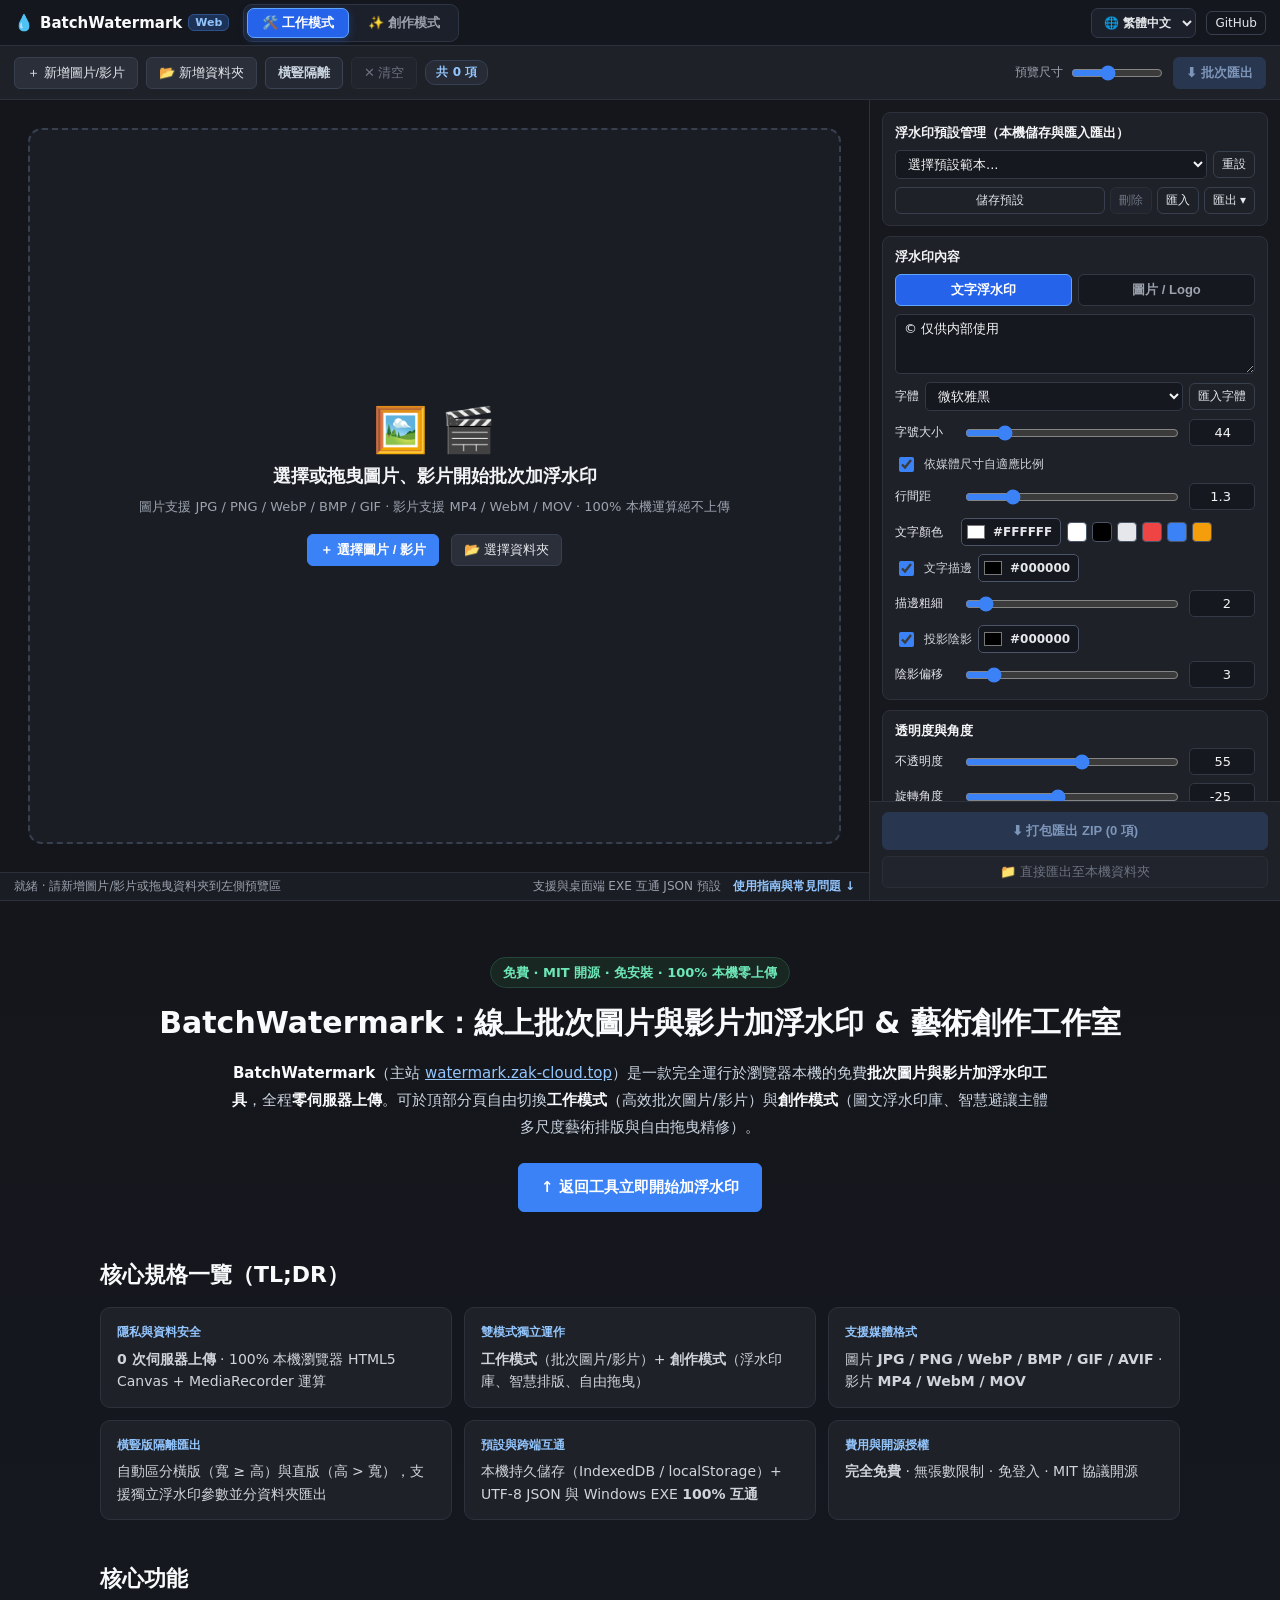
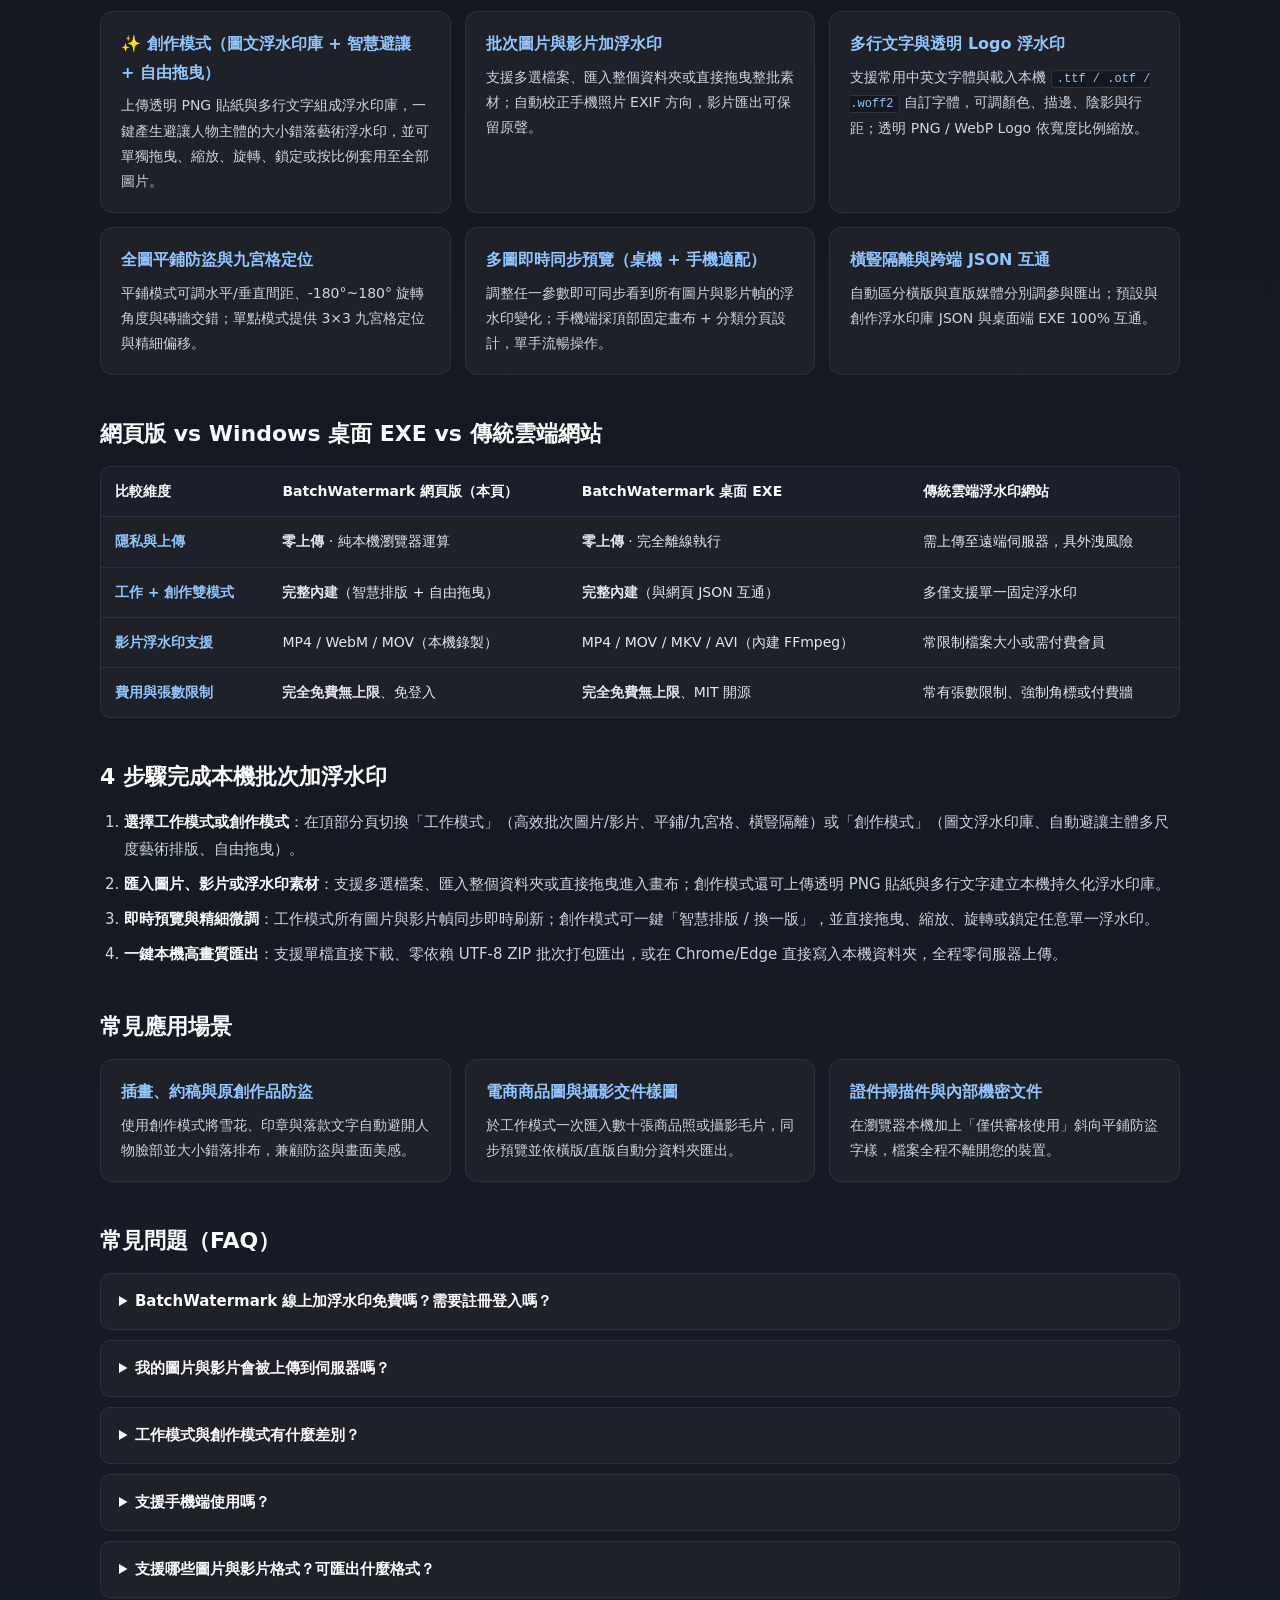
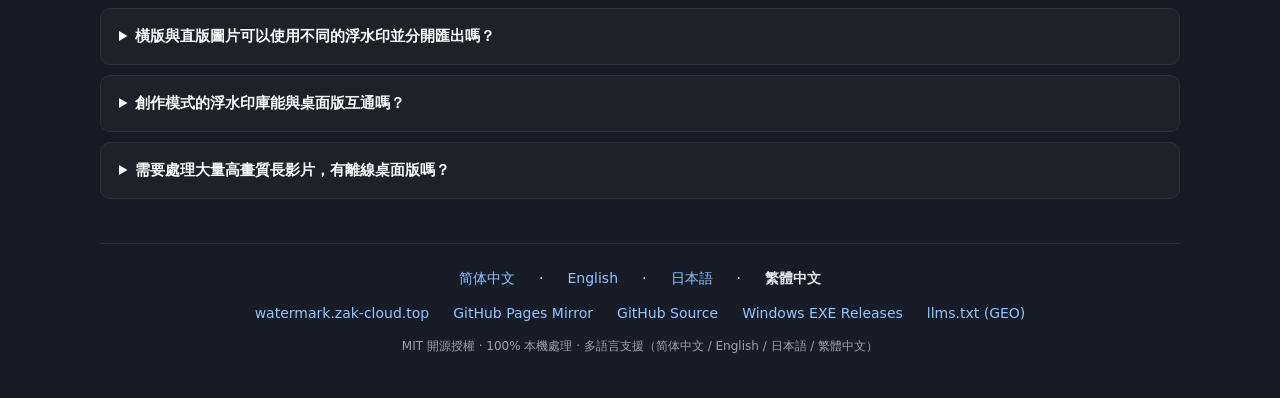
<file: web/zh-hant/index.html>
<!DOCTYPE html>
<html lang="zh-Hant">
<head>
  <meta charset="UTF-8" />
  <meta name="viewport" content="width=device-width, initial-scale=1.0, viewport-fit=cover" />
  <title>BatchWatermark 線上批次加浮水印工具 · 免費圖片與影片加文字/Logo浮水印（零上傳）</title>
  <meta name="description" content="BatchWatermark（watermark.zak-cloud.top）是免費開源、100% 瀏覽器本機運行的雙模式線上批次加浮水印工具：工作模式支援多張圖片與影片即時預覽、橫豎版隔離匯出與 JSON 預設；創作模式支援圖文浮水印庫、智慧避讓主體多尺度藝術排版與自由拖曳精修。" />
  <meta name="keywords" content="批次加浮水印,線上加浮水印,圖片加浮水印,影片加浮水印,藝術浮水印,畫師防盜浮水印,免費浮水印工具,Logo浮水印,文字浮水印,平鋪浮水印,防盜圖浮水印,本機加浮水印,不上傳圖片加浮水印,BatchWatermark" />
  <meta name="author" content="drank5090" />
  <meta name="robots" content="index, follow, max-image-preview:large, max-snippet:-1, max-video-preview:-1" />
  <link rel="canonical" href="https://watermark.zak-cloud.top/zh-hant/" />
  <link rel="alternate" hreflang="zh-CN" href="https://watermark.zak-cloud.top/" />
  <link rel="alternate" hreflang="en" href="https://watermark.zak-cloud.top/en/" />
  <link rel="alternate" hreflang="ja" href="https://watermark.zak-cloud.top/ja/" />
  <link rel="alternate" hreflang="zh-Hant" href="https://watermark.zak-cloud.top/zh-hant/" />
  <link rel="alternate" hreflang="x-default" href="https://watermark.zak-cloud.top/" />

  <!-- INJECT_HEAD_TRACKING -->

  <!-- Browser / mobile / platform hints -->
  <meta name="application-name" content="BatchWatermark Web" />
  <meta name="apple-mobile-web-app-capable" content="yes" />
  <meta name="apple-mobile-web-app-status-bar-style" content="black-translucent" />
  <meta name="apple-mobile-web-app-title" content="BatchWatermark" />
  <meta name="mobile-web-app-capable" content="yes" />
  <meta name="theme-color" content="#1e2128" />
  <meta name="color-scheme" content="dark" />
  <meta name="format-detection" content="telephone=no" />
  <meta name="renderer" content="webkit" />
  <meta name="applicable-device" content="pc,mobile" />
  <meta http-equiv="Cache-Control" content="no-transform" />
  <meta http-equiv="Cache-Control" content="no-siteapp" />

  <!-- Open Graph (WeChat / Facebook / LinkedIn / Slack / Discord) -->
  <meta property="og:type" content="website" />
  <meta property="og:site_name" content="BatchWatermark" />
          <meta property="og:locale" content="zh_Hant" />
  <meta property="og:locale:alternate" content="zh_CN" />
  <meta property="og:locale:alternate" content="en_US" />
  <meta property="og:locale:alternate" content="ja_JP" />
  <meta property="og:url" content="https://watermark.zak-cloud.top/zh-hant/" />
  <meta property="og:title" content="BatchWatermark · 免費線上批次圖片影片加浮水印 &amp; 藝術浮水印創作（零上傳）" />
  <meta property="og:description" content="100% 瀏覽器本機運算、絕不上傳伺服器：工作模式高效批次處理圖片與影片，創作模式支援圖文浮水印庫、智慧避讓人物多尺度藝術排版與自由拖曳。" />
  <meta property="og:image" content="https://watermark.zak-cloud.top/og-image.png" />
  <meta property="og:image:secure_url" content="https://watermark.zak-cloud.top/og-image.png" />
  <meta property="og:image:type" content="image/png" />
  <meta property="og:image:width" content="1200" />
  <meta property="og:image:height" content="630" />
  <meta property="og:image:alt" content="BatchWatermark 線上批次加浮水印工具與創作模式藝術浮水印介面" />

  <!-- Twitter / X Card -->
  <meta name="twitter:card" content="summary_large_image" />
  <meta name="twitter:title" content="BatchWatermark · 免費線上批次圖片影片加浮水印 &amp; 藝術浮水印創作（零上傳）" />
  <meta name="twitter:description" content="100% 瀏覽器本機運算、絕不上傳伺服器：工作模式高效批次處理圖片與影片，創作模式支援圖文浮水印庫、智慧避讓人物多尺度藝術排版與自由拖曳。" />
  <meta name="twitter:image" content="https://watermark.zak-cloud.top/og-image.png" />
  <meta name="twitter:image:alt" content="BatchWatermark 線上批次加浮水印工具與創作模式藝術浮水印介面" />

  <!-- Structured Data (JSON-LD @graph for SEO & Generative Engine Optimization / GEO) -->
  <script type="application/ld+json">
  {
    "@context": "https://schema.org",
    "@graph": [
      {
        "@type": "WebSite",
        "@id": "https://watermark.zak-cloud.top/#website",
        "name": "BatchWatermark",
        "alternateName": [
          "BatchWatermark Web",
          "線上批次加浮水印工具",
          "藝術浮水印創作工具"
        ],
        "url": "https://watermark.zak-cloud.top/",
        "inLanguage": [
          "zh-CN",
          "en",
          "ja",
          "zh-Hant"
        ],
        "sameAs": [
          "https://drank5090.github.io/BatchWatermark/",
          "https://github.com/drank5090/BatchWatermark"
        ]
      },
      {
        "@type": "WebApplication",
        "@id": "https://watermark.zak-cloud.top/zh-hant/#app",
        "name": "BatchWatermark 線上批次加浮水印工具",
        "alternateName": [
          "BatchWatermark Web",
          "線上批次加浮水印工具",
          "藝術浮水印創作工具"
        ],
        "url": "https://watermark.zak-cloud.top/zh-hant/",
        "inLanguage": "zh-Hant",
        "sameAs": [
          "https://drank5090.github.io/BatchWatermark/zh-hant/",
          "https://github.com/drank5090/BatchWatermark"
        ],
        "description": "BatchWatermark（watermark.zak-cloud.top）是免費開源、100% 瀏覽器本機運行的雙模式線上批次加浮水印工具：工作模式支援多張圖片與影片即時預覽、橫豎版隔離匯出與 JSON 預設；創作模式支援圖文浮水印庫、智慧避讓主體多尺度藝術排版與自由拖曳精修。",
        "applicationCategory": "MultimediaApplication",
        "applicationSubCategory": "Image and Video Watermarking Tool",
        "operatingSystem": "Web Browser (Chrome, Edge, Safari, Firefox, iOS, Android), Windows 10/11",
        "browserRequirements": "Requires HTML5 Canvas 2D and MediaRecorder support",
        "softwareVersion": "2.1.0",
        "isAccessibleForFree": true,
        "license": "https://opensource.org/licenses/MIT",
        "screenshot": "https://watermark.zak-cloud.top/og-image.png",
        "image": "https://watermark.zak-cloud.top/og-image.png",
        "offers": {
          "@type": "Offer",
          "price": "0",
          "priceCurrency": "USD"
        },
        "author": {
          "@type": "Person",
          "name": "drank5090",
          "url": "https://github.com/drank5090"
        },
        "featureList": [
          "100% 瀏覽器本機記憶體運算，圖片與影片零上傳伺服器",
          "雙模式獨立分頁切換：工作模式（批次圖片/影片）與創作模式（藝術浮水印/自由拖曳）",
          "創作模式支援圖文浮水印庫、顯著度主體避讓演算法、大小錯落自動排版與單層拖曳縮放旋轉",
          "工作模式支援多圖與影片幀同步即時預覽、平鋪防盜、九宮格定位與橫豎版隔離分資料夾匯出",
          "自訂預設與創作浮水印庫本機持久化，支援 UTF-8 JSON 匯入匯出並與 Windows 桌面 EXE 互通",
          "支援單檔直接下載、ZIP 打包匯出與 Chrome/Edge 直寫本機資料夾，適配桌機與手機端"
        ]
      },
      {
        "@type": "HowTo",
        "@id": "https://watermark.zak-cloud.top/zh-hant/#howto",
        "name": "如何使用 BatchWatermark 線上批次為圖片和影片加上浮水印",
        "description": "免安裝軟體、絕不上傳檔案，4 步驟在瀏覽器本機完成工作模式批次浮水印或創作模式藝術浮水印。",
        "inLanguage": "zh-Hant",
        "totalTime": "PT1M",
        "tool": [
          {
            "@type": "HowToTool",
            "name": "現代瀏覽器（Chrome / Edge / Safari / Firefox）"
          }
        ],
        "step": [
          {
            "@type": "HowToStep",
            "position": 1,
            "name": "選擇工作模式或創作模式",
            "text": "在頂部分頁切換「工作模式」（高效批次圖片/影片、平鋪/九宮格、橫豎隔離）或「創作模式」（圖文浮水印庫、自動避讓主體多尺度藝術排版、自由拖曳）。"
          },
          {
            "@type": "HowToStep",
            "position": 2,
            "name": "匯入圖片、影片或浮水印素材",
            "text": "支援多選檔案、匯入整個資料夾或直接拖曳進入畫布；創作模式還可上傳透明 PNG 貼紙與多行文字建立本機持久化浮水印庫。"
          },
          {
            "@type": "HowToStep",
            "position": 3,
            "name": "即時預覽與精細微調",
            "text": "工作模式所有圖片與影片幀同步即時刷新；創作模式可一鍵「智慧排版 / 換一版」，並直接拖曳、縮放、旋轉或鎖定任意單一浮水印。"
          },
          {
            "@type": "HowToStep",
            "position": 4,
            "name": "一鍵本機高畫質匯出",
            "text": "支援單檔直接下載、零依賴 UTF-8 ZIP 批次打包匯出，或在 Chrome/Edge 直接寫入本機資料夾，全程零伺服器上傳。"
          }
        ]
      },
      {
        "@type": "FAQPage",
        "@id": "https://watermark.zak-cloud.top/zh-hant/#faq",
        "inLanguage": "zh-Hant",
        "mainEntity": [
          {
            "@type": "Question",
            "name": "BatchWatermark 線上加浮水印免費嗎？需要註冊登入嗎？",
            "acceptedAnswer": {
              "@type": "Answer",
              "text": "完全免費並採用 MIT 授權開源，無需註冊登入、無張數限制、無強制品牌角標，開啟 watermark.zak-cloud.top 或 GitHub Pages 鏡像即可直接使用。"
            }
          },
          {
            "@type": "Question",
            "name": "我的圖片與影片會被上傳到伺服器嗎？",
            "acceptedAnswer": {
              "@type": "Answer",
              "text": "絕不會上傳。圖片解碼、Canvas 浮水印繪製、創作模式顯著度分析、MediaRecorder 影片合成與 ZIP 打包全部在您的瀏覽器本機記憶體內完成，沒有任何檔案上傳介面。"
            }
          },
          {
            "@type": "Question",
            "name": "工作模式與創作模式有什麼差別？",
            "acceptedAnswer": {
              "@type": "Answer",
              "text": "工作模式專注於高效批次為圖片與影片加上文字/Logo 平鋪或九宮格浮水印，並支援橫豎隔離匯出；創作模式專為插畫、攝影與委託稿防盜打造，支援上傳圖文浮水印庫、演算法自動避讓主體產生大小不一的藝術排版，且每個元素皆可自由拖曳精修。"
            }
          },
          {
            "@type": "Question",
            "name": "支援手機端使用嗎？",
            "acceptedAnswer": {
              "@type": "Answer",
              "text": "支援。網頁版針對 iOS Safari 與 Android 瀏覽器做了專屬行動端介面優化：頂部固定即時預覽/互動畫布，下方透過分類分頁切換參數，單圖可直接下載儲存到手機。"
            }
          },
          {
            "@type": "Question",
            "name": "支援哪些圖片與影片格式？可匯出什麼格式？",
            "acceptedAnswer": {
              "@type": "Answer",
              "text": "圖片支援 JPG / JPEG / PNG / WebP / BMP / GIF / AVIF，可保留原格式或轉換為 JPEG、PNG、WebP 並調整品質；影片支援 MP4 / WebM / MOV，於瀏覽器本機匯出 MP4 或 WebM 並保留原聲。"
            }
          },
          {
            "@type": "Question",
            "name": "橫版與直版圖片可以使用不同的浮水印並分開匯出嗎？",
            "acceptedAnswer": {
              "@type": "Answer",
              "text": "可以。在工作模式點擊頂部「橫豎隔離」，預覽區會自動分為橫版區（寬 ≥ 高）與直版區（高 > 寬），支援獨立參數設定，匯出時自動分類至對應子資料夾。"
            }
          },
          {
            "@type": "Question",
            "name": "創作模式的浮水印庫能與桌面版互通嗎？",
            "acceptedAnswer": {
              "@type": "Answer",
              "text": "可以。創作模式浮水印庫自動儲存於瀏覽器本機 IndexedDB，並支援匯出標準 UTF-8 JSON 檔案包，與 Windows 桌面 EXE 版 100% 雙向匯入匯出互通。"
            }
          },
          {
            "@type": "Question",
            "name": "需要處理大量高畫質長影片，有離線桌面版嗎？",
            "acceptedAnswer": {
              "@type": "Answer",
              "text": "有。BatchWatermark 提供基於 Python、PySide6 與內建 FFmpeg 的 Windows 獨立單檔 EXE，同樣內建工作模式與創作模式及四語言切換，可於 GitHub Releases 免費下載。"
            }
          }
        ]
      },
      {
        "@type": "BreadcrumbList",
        "@id": "https://watermark.zak-cloud.top/zh-hant/#breadcrumb",
        "itemListElement": [
          {
            "@type": "ListItem",
            "position": 1,
            "name": "BatchWatermark 首頁",
            "item": "https://watermark.zak-cloud.top/zh-hant/"
          }
        ]
      }
    ]
  }
  </script>

  <!-- Icons & PWA manifest -->
  <link rel="icon" href="../favicon.ico" sizes="48x48" />
  <link rel="icon" href="../favicon.svg" type="image/svg+xml" />
  <link rel="apple-touch-icon" href="../apple-touch-icon.png" />
  <link rel="manifest" href="../site.webmanifest" />
  <link rel="stylesheet" href="../styles.css" />
</head>
<body>
  <!-- INJECT_BODY_NOSCRIPT -->

  <div id="top" class="app-shell">
    <!-- Top Dual-Mode Tab Switcher (Work Mode / Creative Mode — completely independent) -->
    <nav id="modeTabBar" class="mode-tab-bar" role="tablist" aria-label="系统模式切换">
      <div class="mode-bar-left">
        <h1 class="brand">
          <span class="brand-icon" aria-hidden="true">💧</span>
          <span class="brand-title">BatchWatermark</span>
          <span class="brand-tag">Web</span>
          <span class="sr-only">線上批次圖片與影片加浮水印與藝術創作浮水印工具</span>
        </h1>
        <div class="mode-tabs" role="tablist">
          <button id="tabModeWork" class="mode-tab-btn active" role="tab" aria-selected="true" data-app-mode="work" type="button" title="原經典批次浮水印模式：圖片與影片、橫豎隔離、預設管理">🛠️ 工作模式</button>
          <button id="tabModeCreative" class="mode-tab-btn" role="tab" aria-selected="false" data-app-mode="creative" type="button" title="藝術浮水印創作模式：圖文浮水印庫、智慧大小錯落排版、自由拖曳精修">✨ 創作模式</button>
        </div>
      </div>
      <div class="mode-bar-right">
        <span class="privacy-pill" title="所有圖片與影片僅在您的瀏覽器記憶體中本機處理，絕不上傳至任何伺服器">🔒 純本機處理</span>
        <select id="langSelect" class="lang-select" data-i18n-skip aria-label="Language / 语言 / 言語">
          <option value="zh-CN">🌐 简体中文</option>
          <option value="en">🌐 English</option>
          <option value="ja">🌐 日本語</option>
          <option value="zh-Hant" selected>🌐 繁體中文</option>
        </select>
        <a class="btn btn-ghost repo-link" href="https://github.com/drank5090/BatchWatermark" target="_blank" rel="noopener noreferrer" title="檢視 GitHub 開源儲存庫與桌面端 EXE 下載">GitHub</a>
      </div>
    </nav>

    <!-- ==================== WORK MODE (Original Classic Batch Mode) ==================== -->
    <div id="workModeView" class="mode-view">
    <!-- Top Toolbar -->
    <header class="top-bar">
      <div class="top-bar-left">
        <button id="btnAddFiles" class="btn desktop-only-inline" type="button" title="選擇多張圖片或影片">＋ 新增圖片/影片</button>
        <button id="btnAddFolder" class="btn desktop-only-inline" type="button" title="匯入整個資料夾中的所有圖片與影片">📂 新增資料夾</button>
        <button id="btnIsolateToggle" class="btn btn-toggle" type="button" aria-pressed="false" title="开启后横版与竖版分开展示、支持独立参数，并分文件夹导出">橫豎隔離</button>
        <button id="btnClearAll" class="btn btn-danger" type="button" disabled>✕ 清空</button>
        <span id="countBadge" class="count-badge">共 0 項</span>
      </div>

      <div class="top-bar-right">
        <label class="size-control" for="cardSizeSlider">
          <span class="muted-text">預覽尺寸</span>
          <input id="cardSizeSlider" type="range" min="170" max="380" value="250" />
        </label>
        <button id="btnTopExport" class="btn btn-primary desktop-only-inline" type="button" disabled>⬇ 批次匯出</button>
      </div>
    </header>

    <!-- Main Split Workspace -->
    <main class="workspace">
      <!-- Left Gallery Area -->
      <section id="galleryPane" class="gallery-pane" aria-label="实时多图预览区">
        <!-- Mobile-only compact preview bar when items are loaded -->
        <div id="mobileGalleryBar" class="mobile-gallery-bar hidden">
          <span id="mobileGallerySummary" class="mobile-gallery-summary">即時預覽</span>
          <div class="mobile-gallery-bar-actions">
            <button id="btnMobileExpandGallery" class="btn-pill" type="button">展開圖庫</button>
            <a class="btn-pill mobile-guide-pill" href="#guide">指南</a>
          </div>
        </div>

        <!-- Orientation Isolation Scope Filter Bar -->
        <div id="galleryFilterBar" class="gallery-filter-bar hidden">
          <div class="filter-bar-left">
            <span class="filter-label">橫豎隔離檢視：</span>
            <div class="pill-group" role="group" aria-label="横竖视图筛选">
              <button class="btn-pill active" data-scope="both" type="button">分組並列</button>
              <button class="btn-pill" id="btnScopeLand" data-scope="landscape" type="button">僅橫版 (0)</button>
              <button class="btn-pill" id="btnScopePort" data-scope="portrait" type="button">僅直版 (0)</button>
            </div>
          </div>
          <span class="muted-text desktop-only-inline">匯出時將自動分別儲存至「橫版/」與「豎版/」子資料夾</span>
        </div>

        <!-- Empty Drop Zone -->
        <div id="emptyState" class="empty-state">
          <div id="dropZone" class="drop-zone">
            <div class="drop-icons" aria-hidden="true">🖼️ 🎬</div>
            <h2>選擇或拖曳圖片、影片開始批次加浮水印</h2>
            <p class="drop-sub">圖片支援 JPG / PNG / WebP / BMP / GIF · 影片支援 MP4 / WebM / MOV · 100% 本機運算絕不上傳</p>
            <div class="drop-actions">
              <button id="btnEmptyAddFiles" class="btn btn-primary" type="button">＋ 選擇圖片 / 影片</button>
              <button id="btnEmptyAddFolder" class="btn desktop-only-inline" type="button">📂 選擇資料夾</button>
            </div>
          </div>
        </div>

        <!-- Populated Gallery Scroll Area -->
        <div id="galleryScroll" class="gallery-scroll hidden">
          <!-- Primary Section (All items in unified mode, Landscape items in isolated mode) -->
          <div id="primarySection" class="media-section">
            <div id="landHeader" class="group-header hidden">
              <span class="group-title">橫版媒體區（寬 ≥ 高）</span>
              <span id="landCountBadge" class="group-badge">0 項</span>
            </div>
            <div id="landEmptyHint" class="group-empty hidden">暫無橫版圖片或影片</div>
            <div id="primaryGrid" class="media-grid"></div>
          </div>

          <!-- Portrait Section (Visible only in orientation-isolated mode) -->
          <div id="portraitSection" class="media-section hidden">
            <div id="portHeader" class="group-header">
              <span class="group-title">直版媒體區（高 &gt; 寬）</span>
              <span id="portCountBadge" class="group-badge">0 項</span>
            </div>
            <div id="portEmptyHint" class="group-empty hidden">暫無直版圖片或影片</div>
            <div id="portraitGrid" class="media-grid"></div>
          </div>
        </div>

        <!-- Status Bar -->
        <footer class="status-bar">
          <span id="statusText">就緒 · 請新增圖片/影片或拖曳資料夾到左側預覽區</span>
          <span class="status-right">
            <span class="muted-text desktop-only-inline">支援與桌面端 EXE 互通 JSON 預設</span>
            <a class="guide-link" href="#guide">使用指南與常見問題 ↓</a>
          </span>
        </footer>
      </section>

      <!-- Right Control Panel (Desktop sidebar / Mobile tabbed drawer below pinned preview) -->
      <aside id="controlPanel" class="control-panel" data-active-mobile-tab="content" aria-label="水印参数操作面板">
        <!-- Mobile-only thumb-friendly parameter category tabs -->
        <nav id="mobileParamTabs" class="mobile-param-tabs" role="tablist" aria-label="水印参数分类">
          <button class="mobile-tab-btn active" role="tab" aria-selected="true" data-mobile-tab="content" type="button">內容</button>
          <button class="mobile-tab-btn" role="tab" aria-selected="false" data-mobile-tab="style" type="button">透明/角度</button>
          <button class="mobile-tab-btn" role="tab" aria-selected="false" data-mobile-tab="layout" type="button">位置排布</button>
          <button class="mobile-tab-btn" role="tab" aria-selected="false" data-mobile-tab="preset" type="button">預設/隔離</button>
          <button class="mobile-tab-btn" role="tab" aria-selected="false" data-mobile-tab="export" type="button">匯出設定</button>
        </nav>

        <div class="panel-scroll">
          <!-- Orientation Independent Params Card -->
          <section id="orientationCard" class="section-card orientation-card hidden" data-tab-group="preset">
            <div class="section-title accent-title">橫豎隔離 · 參數模式</div>
            <label class="checkbox-row">
              <input id="chkIndependentParams" type="checkbox" />
              <span>橫版與直版使用獨立浮水印參數</span>
            </label>
            <div id="orientSwitchHost" class="orient-switch-host hidden">
              <div class="segmented-row">
                <button id="btnEditLandscape" class="btn-segmented active" type="button">編輯橫版參數</button>
                <button id="btnEditPortrait" class="btn-segmented" type="button">編輯直版參數</button>
              </div>
              <button id="btnSyncOtherOrient" class="btn btn-ghost full-width" type="button">將目前參數同步複製到另一方向</button>
            </div>
          </section>

          <!-- Preset Management Card -->
          <section class="section-card" data-tab-group="preset">
            <div class="section-title">浮水印預設管理（本機儲存與匯入匯出）</div>
            <div class="inline-row">
              <select id="presetSelect" class="input-select grow" aria-label="选择水印预设"></select>
              <button id="btnResetParams" class="btn btn-ghost" type="button">重設</button>
            </div>
            <div class="preset-actions">
              <button id="btnSavePreset" class="btn btn-ghost grow" type="button" title="將目前參數儲存到瀏覽器本機儲存空間">儲存預設</button>
              <button id="btnDeletePreset" class="btn btn-ghost" type="button" disabled title="刪除目前選取的自訂預設">刪除</button>
              <button id="btnImportPreset" class="btn btn-ghost" type="button" title="從 JSON 檔案匯入預設（相容桌面端 EXE 預設）">匯入</button>
              <div class="dropdown-wrap">
                <button id="btnExportPresetMenu" class="btn btn-ghost" type="button">匯出 ▾</button>
                <div id="exportPresetDropdown" class="dropdown-menu hidden">
                  <button id="btnExportCurPreset" type="button">匯出目前浮水印參數 (.json)</button>
                  <button id="btnExportAllPresets" type="button">匯出全部本機自訂預設 (.json)</button>
                </div>
              </div>
            </div>
          </section>

          <!-- Watermark Content Card -->
          <section class="section-card" data-tab-group="content">
            <div class="section-title">浮水印內容</div>
            <div class="segmented-row">
              <button id="btnTypeText" class="btn-segmented active" type="button">文字浮水印</button>
              <button id="btnTypeImage" class="btn-segmented" type="button">圖片 / Logo</button>
            </div>

            <!-- Text Controls -->
            <div id="textControls" class="control-stack">
              <textarea id="txtWatermark" class="input-textarea" rows="2" placeholder="輸入浮水印文字（支援多行換行）..."></textarea>

              <div class="inline-row">
                <span class="field-label short">字體</span>
                <select id="fontSelect" class="input-select grow" aria-label="选择字体">
                  <option value="微软雅黑">微软雅黑</option>
                  <option value="微软雅黑 粗体">微软雅黑 粗体</option>
                  <option value="黑体">黑体</option>
                  <option value="宋体">宋体</option>
                  <option value="楷体">楷体</option>
                  <option value="仿宋">仿宋</option>
                  <option value="PingFang SC">PingFang SC</option>
                  <option value="Segoe UI">Segoe UI</option>
                  <option value="Arial">Arial</option>
                  <option value="Georgia">Georgia</option>
                  <option value="Monospace">等宽字体 (Monospace)</option>
                </select>
                <button id="btnLoadCustomFont" class="btn btn-ghost" type="button" title="載入本機 .ttf / .otf / .woff2 字體檔案">匯入字體</button>
              </div>
              <div id="customFontInfo" class="muted-text hidden"></div>

              <div class="slider-row">
                <span class="field-label">字號大小</span>
                <input id="rngFontSize" type="range" min="10" max="220" value="44" />
                <input id="numFontSize" class="input-num" type="number" min="10" max="220" value="44" />
              </div>

              <label class="checkbox-row">
                <input id="chkProportionalText" type="checkbox" checked />
                <span>依媒體尺寸自適應比例</span>
              </label>

              <div class="slider-row">
                <span class="field-label">行間距</span>
                <input id="rngLineSpacing" type="range" min="10" max="25" value="13" />
                <input id="numLineSpacing" class="input-num" type="number" min="1.0" max="2.5" step="0.1" value="1.3" />
              </div>

              <div class="color-row">
                <span class="field-label">文字顏色</span>
                <label class="color-chip">
                  <input id="clrText" type="color" value="#ffffff" />
                  <span id="clrTextHex">#FFFFFF</span>
                </label>
                <div class="swatches" id="textSwatches">
                  <button type="button" class="swatch" data-color="#FFFFFF" style="background:#FFFFFF" title="純白" aria-label="純白"></button>
                  <button type="button" class="swatch" data-color="#000000" style="background:#000000" title="純黑" aria-label="純黑"></button>
                  <button type="button" class="swatch" data-color="#E5E7EB" style="background:#E5E7EB" title="淺灰" aria-label="淺灰"></button>
                  <button type="button" class="swatch" data-color="#EF4444" style="background:#EF4444" title="紅色" aria-label="紅色"></button>
                  <button type="button" class="swatch" data-color="#3B82F6" style="background:#3B82F6" title="藍色" aria-label="藍色"></button>
                  <button type="button" class="swatch" data-color="#F59E0B" style="background:#F59E0B" title="金黃" aria-label="金黃"></button>
                </div>
              </div>

              <div class="effect-header">
                <label class="checkbox-row">
                  <input id="chkStroke" type="checkbox" checked />
                  <span>文字描邊</span>
                </label>
                <label class="color-chip compact">
                  <input id="clrStroke" type="color" value="#000000" />
                  <span id="clrStrokeHex">#000000</span>
                </label>
              </div>
              <div class="slider-row" id="strokeWidthRow">
                <span class="field-label">描邊粗細</span>
                <input id="rngStrokeWidth" type="range" min="1" max="16" value="2" />
                <input id="numStrokeWidth" class="input-num" type="number" min="1" max="16" value="2" />
              </div>

              <div class="effect-header">
                <label class="checkbox-row">
                  <input id="chkShadow" type="checkbox" checked />
                  <span>投影陰影</span>
                </label>
                <label class="color-chip compact">
                  <input id="clrShadow" type="color" value="#000000" />
                  <span id="clrShadowHex">#000000</span>
                </label>
              </div>
              <div class="slider-row" id="shadowOffsetRow">
                <span class="field-label">陰影偏移</span>
                <input id="rngShadowOffset" type="range" min="1" max="20" value="3" />
                <input id="numShadowOffset" class="input-num" type="number" min="1" max="20" value="3" />
              </div>
            </div>

            <!-- Image/Logo Controls -->
            <div id="logoControls" class="control-stack hidden">
              <div class="logo-picker-box">
                <div id="logoThumbBox" class="logo-thumb">無Logo</div>
                <div class="logo-picker-info">
                  <div id="logoFileName" class="muted-text">請選擇透明背景的 PNG / WebP Logo</div>
                  <button id="btnPickLogo" class="btn" type="button">選擇浮水印圖片...</button>
                </div>
              </div>
              <div class="slider-row">
                <span class="field-label">縮放比例</span>
                <input id="rngLogoScale" type="range" min="3" max="100" value="22" />
                <input id="numLogoScale" class="input-num" type="number" min="3" max="100" value="22" />
              </div>
              <label class="checkbox-row">
                <input id="chkProportionalLogo" type="checkbox" checked />
                <span>依目標媒體寬度百分比縮放</span>
              </label>
            </div>
          </section>

          <!-- Appearance Card -->
          <section class="section-card" data-tab-group="style">
            <div class="section-title">透明度與角度</div>
            <div class="slider-row">
              <span class="field-label">不透明度</span>
              <input id="rngOpacity" type="range" min="0" max="100" value="55" />
              <input id="numOpacity" class="input-num" type="number" min="0" max="100" value="55" />
            </div>
            <div class="slider-row">
              <span class="field-label">旋轉角度</span>
              <input id="rngRotation" type="range" min="-180" max="180" value="-25" />
              <input id="numRotation" class="input-num" type="number" min="-180" max="180" value="-25" />
            </div>
            <div class="quick-angles">
              <span class="field-label muted-text">快捷角度</span>
              <button class="btn-pill" data-angle="0" type="button">0°</button>
              <button class="btn-pill" data-angle="-25" type="button">-25°</button>
              <button class="btn-pill" data-angle="-45" type="button">-45°</button>
              <button class="btn-pill" data-angle="30" type="button">30°</button>
              <button class="btn-pill" data-angle="45" type="button">45°</button>
            </div>
          </section>

          <!-- Position & Layout Card -->
          <section class="section-card" data-tab-group="layout">
            <div class="section-title">位置與排布</div>
            <div class="segmented-row">
              <button id="btnModeTiled" class="btn-segmented active" type="button">全圖平鋪</button>
              <button id="btnModeSingle" class="btn-segmented" type="button">單點定位</button>
            </div>

            <!-- Tiled options -->
            <div id="tiledControls" class="control-stack">
              <div class="slider-row">
                <span class="field-label">水平間距</span>
                <input id="rngTileX" type="range" min="10" max="500" value="120" />
                <input id="numTileX" class="input-num" type="number" min="10" max="500" value="120" />
              </div>
              <div class="slider-row">
                <span class="field-label">垂直間距</span>
                <input id="rngTileY" type="range" min="10" max="500" value="100" />
                <input id="numTileY" class="input-num" type="number" min="10" max="500" value="100" />
              </div>
              <label class="checkbox-row">
                <input id="chkTileStagger" type="checkbox" checked />
                <span>奇偶行交錯排布（磚牆錯位）</span>
              </label>
            </div>

            <!-- Single options -->
            <div id="singleControls" class="control-stack hidden">
              <div class="anchor-row">
                <span class="field-label">九宮格</span>
                <div id="anchorGrid" class="anchor-grid" role="group" aria-label="九宫格锚点">
                  <button type="button" class="anchor-btn" data-anchor="top_left" title="左上角">↖</button>
                  <button type="button" class="anchor-btn" data-anchor="top_center" title="頂部置中">↑</button>
                  <button type="button" class="anchor-btn" data-anchor="top_right" title="右上角">↗</button>
                  <button type="button" class="anchor-btn" data-anchor="middle_left" title="左側置中">←</button>
                  <button type="button" class="anchor-btn" data-anchor="center" title="正中心">●</button>
                  <button type="button" class="anchor-btn" data-anchor="middle_right" title="右側置中">→</button>
                  <button type="button" class="anchor-btn" data-anchor="bottom_left" title="左下角">↙</button>
                  <button type="button" class="anchor-btn" data-anchor="bottom_center" title="底部置中">↓</button>
                  <button type="button" class="anchor-btn active" data-anchor="bottom_right" title="右下角">↘</button>
                </div>
              </div>
              <div class="slider-row">
                <span class="field-label">水平邊距</span>
                <input id="rngMarginX" type="range" min="0" max="300" value="40" />
                <input id="numMarginX" class="input-num" type="number" min="0" max="30" step="0.5" value="4.0" />
              </div>
              <div class="slider-row">
                <span class="field-label">垂直邊距</span>
                <input id="rngMarginY" type="range" min="0" max="300" value="40" />
                <input id="numMarginY" class="input-num" type="number" min="0" max="30" step="0.5" value="4.0" />
              </div>
            </div>

            <!-- Shared Fine Offsets -->
            <div class="slider-row">
              <span class="field-label">水平微調</span>
              <input id="rngOffsetX" type="range" min="-400" max="400" value="0" />
              <input id="numOffsetX" class="input-num" type="number" min="-40" max="40" step="0.5" value="0.0" />
            </div>
            <div class="slider-row">
              <span class="field-label">垂直微調</span>
              <input id="rngOffsetY" type="range" min="-400" max="400" value="0" />
              <input id="numOffsetY" class="input-num" type="number" min="-40" max="40" step="0.5" value="0.0" />
            </div>
          </section>

          <!-- Export Settings Card -->
          <section class="section-card" data-tab-group="export">
            <div class="section-title">批次匯出設定</div>
            <div id="exportIsolationHint" class="info-hint hidden">
              已開啟橫豎隔離：匯出將自動分為「橫版/」與「豎版/」子資料夾
            </div>
            <div class="inline-row">
              <span class="field-label short">前綴</span>
              <input id="txtPrefix" class="input-text grow" type="text" placeholder="可選" />
              <span class="field-label short">後綴</span>
              <input id="txtSuffix" class="input-text grow" type="text" value="_watermarked" placeholder="如 _wm" />
            </div>
            <div class="inline-row">
              <span class="field-label">圖片格式</span>
              <select id="selOutputFormat" class="input-select grow">
                <option value="keep">保持原格式</option>
                <option value="jpeg">JPEG (.jpg)</option>
                <option value="png">PNG (.png)</option>
                <option value="webp">WebP (.webp)</option>
              </select>
            </div>
            <div class="slider-row">
              <span class="field-label">匯出品質</span>
              <input id="rngQuality" type="range" min="50" max="100" value="92" />
              <input id="numQuality" class="input-num" type="number" min="50" max="100" value="92" />
            </div>
            <label class="checkbox-row">
              <input id="chkVideoAudio" type="checkbox" checked />
              <span>影片保留原聲（Canvas + MediaRecorder 本機錄製）</span>
            </label>
          </section>
        </div>

        <!-- Sticky Export Footer -->
        <div class="export-footer">
          <div class="export-footer-row">
            <button id="btnMobileAdd" class="btn mobile-only-flex" type="button">＋ 新增</button>
            <button id="btnExportZip" class="btn btn-primary grow export-main-btn" type="button" disabled>
              ⬇ 打包匯出 ZIP (0 項)
            </button>
          </div>
          <button id="btnExportDir" class="btn full-width desktop-only-block" type="button" disabled title="Chrome / Edge 支援直接將檔案寫入本機目標資料夾">
            📁 直接匯出至本機資料夾
          </button>
        </div>
      </aside>
    </main>
    </div><!-- /#workModeView -->

    <!-- ==================== CREATIVE MODE (Art Watermark Studio) ==================== -->
    <div id="creativeModeView" class="mode-view hidden" aria-label="创作模式工作区">
      <header class="top-bar creative-toolbar">
        <div class="top-bar-left">
          <button id="btnCreativeAddImg" class="btn" type="button">＋ 新增圖片</button>
          <button id="btnCreativeClearImgs" class="btn btn-danger" type="button" disabled>✕ 清空</button>
          <span id="creativeCountBadge" class="count-badge">共 0 張</span>
          <button id="btnCreativeAuto" class="btn btn-primary" type="button" disabled title="使用避讓主體的多尺度演算法自動產生美觀大小不一的浮水印">✨ 智慧排版</button>
          <button id="btnCreativeShuffle" class="btn" type="button" disabled title="更換隨機種子重新產生（鎖定圖層會保留）">🎲 換一版</button>
          <button id="btnCreativeAutoAll" class="btn desktop-only-inline" type="button" disabled title="為全部圖片各自產生智慧避讓排版">⚡ 全部智慧排版</button>
          <button id="btnCreativeSyncAll" class="btn desktop-only-inline" type="button" disabled title="將目前手工精修好的排版依相對比例同步至全部圖片">📋 套用目前至全部</button>
        </div>
        <div class="top-bar-right">
          <button id="btnCreativeUndo" class="btn btn-ghost" type="button" disabled title="復原 (Ctrl+Z)">↶ 復原</button>
          <button id="btnCreativeRedo" class="btn btn-ghost" type="button" disabled title="重做 (Ctrl+Y)">↷ 重做</button>
          <button id="btnCreativeExportTop" class="btn btn-primary desktop-only-inline" type="button" disabled>⬇ 匯出圖片</button>
        </div>
      </header>

      <main id="creativeWorkspace" class="creative-workspace" data-mobile-creative-tab="auto">
        <!-- Left Pane: Watermark Library (Images + Texts) -->
        <aside id="creativeLibPane" class="creative-lib-pane" data-creative-panel="library" aria-label="创作模式水印素材库">
          <div class="creative-pane-header">
            <span class="section-title">🎨 浮水印素材庫（圖片 + 文字）</span>
            <span id="creativeLibCount" class="group-badge">0 項</span>
          </div>
          <p class="muted-text creative-pane-hint">勾選參與自動排版；按住素材卡片拖到畫布，或點「＋」直接放上畫布</p>
          <div class="creative-lib-actions">
            <button id="btnLibUploadImg" class="btn btn-primary grow" type="button">＋ 上傳圖片浮水印</button>
            <button id="btnLibAddText" class="btn grow" type="button">＋ 文字浮水印</button>
          </div>
          <div class="creative-lib-pack-row">
            <button id="btnLibImport" class="btn btn-ghost grow" type="button" title="匯入 JSON 浮水印庫（相容桌面端 EXE）">匯入庫</button>
            <button id="btnLibExport" class="btn btn-ghost grow" type="button" title="匯出 JSON 浮水印庫（相容桌面端 EXE）">匯出庫</button>
            <button id="btnLibReset" class="btn btn-ghost grow" type="button" title="恢復內建藝術雪花/星光/初雪印章素材">恢復預設</button>
          </div>
          <div id="creativeLibList" class="creative-lib-list"></div>
        </aside>

        <!-- Center Pane: Interactive Drag/Scale/Rotate Canvas + Filmstrip -->
        <section id="creativeStagePane" class="creative-stage-pane" aria-label="创作模式交互画布">
          <div id="creativeStageBox" class="creative-stage-box">
            <div id="creativeEmptyState" class="creative-empty-state">
              <div class="drop-zone creative-drop-zone">
                <div class="drop-icons" aria-hidden="true">✨ 🖼️ 🎨</div>
                <h2>選擇或拖入圖片，開始藝術浮水印創作</h2>
                <p class="drop-sub">支援上傳透明 PNG 貼紙與多行文字浮水印庫 · 一鍵智慧大小錯落避讓主體 · 任意元素自由拖曳、縮放、旋轉</p>
                <div class="drop-actions">
                  <button id="btnCreativeEmptyAdd" class="btn btn-primary" type="button">＋ 選擇圖片開始創作</button>
                </div>
              </div>
            </div>
            <canvas id="creativeCanvas" class="creative-canvas hidden"></canvas>
          </div>
          <div id="creativeFilmstrip" class="creative-filmstrip" aria-label="已导入创作图片列表"></div>
        </section>

        <!-- Mobile-only Creative Mode Tab Strip -->
        <nav id="creativeMobileTabs" class="mobile-param-tabs creative-mobile-tabs" role="tablist" aria-label="创作模式面板切换">
          <button class="mobile-tab-btn active" role="tab" aria-selected="true" data-creative-tab="auto" type="button">✨ 自動排版</button>
          <button class="mobile-tab-btn" role="tab" aria-selected="false" data-creative-tab="library" type="button">🎨 浮水印庫</button>
          <button class="mobile-tab-btn" role="tab" aria-selected="false" data-creative-tab="layer" type="button">🖐️ 精修</button>
          <button class="mobile-tab-btn" role="tab" aria-selected="false" data-creative-tab="export" type="button">⬇ 匯出</button>
        </nav>

        <!-- Right Pane: Auto Algorithm + Selected Layer Inspector + Export -->
        <aside id="creativeRightPane" class="creative-right-pane" aria-label="创作模式参数面板">
          <div class="panel-scroll">
            <!-- Auto Aesthetic Layout Card -->
            <section class="section-card" data-creative-panel="auto">
              <div class="section-title">✨ 自動美學排版演算法</div>
              <div class="inline-row">
                <span class="field-label">風格</span>
                <select id="selCreativeStyle" class="input-select grow" aria-label="自动排版风格">
                  <option value="artistic_scatter">藝術錯落 · 範例同款（推薦）</option>
                  <option value="frame_halo">邊框環繞 · 中心人物通透</option>
                  <option value="full_anti_theft">全圖防盜 · 多尺寸防去背</option>
                  <option value="magazine_editorial">雜誌海報 · 主標題+點綴</option>
                </select>
              </div>
              <div class="slider-row">
                <span class="field-label">分佈密度</span>
                <input id="rngCDensity" type="range" min="10" max="100" value="58" />
                <input id="numCDensity" class="input-num" type="number" min="10" max="100" value="58" />
              </div>
              <div class="slider-row">
                <span class="field-label">大小差異</span>
                <input id="rngCScaleVar" type="range" min="0" max="100" value="72" />
                <input id="numCScaleVar" class="input-num" type="number" min="0" max="100" value="72" />
              </div>
              <div class="slider-row">
                <span class="field-label">主體避讓</span>
                <input id="rngCAvoid" type="range" min="0" max="100" value="75" />
                <input id="numCAvoid" class="input-num" type="number" min="0" max="100" value="75" />
              </div>
              <div class="slider-row">
                <span class="field-label">整體透明</span>
                <input id="rngCOpacity" type="range" min="15" max="100" value="78" />
                <input id="numCOpacity" class="input-num" type="number" min="15" max="100" value="78" />
              </div>
              <div class="slider-row">
                <span class="field-label">隨機傾斜</span>
                <input id="rngCRotJitter" type="range" min="0" max="45" value="18" />
                <input id="numCRotJitter" class="input-num" type="number" min="0" max="45" value="18" />
              </div>
              <label class="checkbox-row">
                <input id="chkCSoftGlow" type="checkbox" checked />
                <span>柔和外發光（亮暗背景均通透清晰）</span>
              </label>
              <label class="checkbox-row">
                <input id="chkCMicroGrid" type="checkbox" checked />
                <span>補充微型防盜底紋（範例圖同款細紋）</span>
              </label>
              <div class="inline-row">
                <button id="btnPanelAutoGen" class="btn btn-primary grow" type="button">✨ 產生美觀排版</button>
                <button id="btnPanelShuffle" class="btn" type="button">🎲 換一版</button>
                <button id="btnClearLayers" class="btn btn-ghost" type="button">清空</button>
              </div>
            </section>

            <!-- Selected Layer Inspector Card -->
            <section class="section-card" data-creative-panel="layer">
              <div class="section-title">🖐️ 選中浮水印精修（自由拖曳/縮放/旋轉）</div>
              <p id="creativeInspectorEmpty" class="muted-text">點擊畫布中的任意浮水印，或從浮水印庫拖入元素後，即可在此微調大小、角度、透明度與層級；支援 Delete 刪除與 Ctrl+Z 復原。</p>
              <div id="creativeInspectorBody" class="control-stack hidden">
                <div id="inspectorLayerName" class="info-hint"></div>
                <div class="slider-row">
                  <span class="field-label">大小比例</span>
                  <input id="rngLayerScale" type="range" min="30" max="800" value="140" />
                  <input id="numLayerScale" class="input-num" type="number" min="3" max="80" step="0.5" value="14.0" />
                </div>
                <div class="slider-row">
                  <span class="field-label">不透明度</span>
                  <input id="rngLayerOpacity" type="range" min="5" max="100" value="75" />
                  <input id="numLayerOpacity" class="input-num" type="number" min="5" max="100" value="75" />
                </div>
                <div class="slider-row">
                  <span class="field-label">旋轉角度</span>
                  <input id="rngLayerRot" type="range" min="-180" max="180" value="0" />
                  <input id="numLayerRot" class="input-num" type="number" min="-180" max="180" value="0" />
                </div>
                <div class="inline-row">
                  <label class="checkbox-row grow">
                    <input id="chkLayerGlow" type="checkbox" checked />
                    <span>柔和外發光</span>
                  </label>
                  <label class="checkbox-row grow">
                    <input id="chkLayerLock" type="checkbox" />
                    <span>🔒 鎖定位置</span>
                  </label>
                </div>
                <div class="preset-actions">
                  <button id="btnLayerUp" class="btn btn-ghost grow" type="button">上移</button>
                  <button id="btnLayerDown" class="btn btn-ghost grow" type="button">下移</button>
                  <button id="btnLayerDup" class="btn btn-ghost grow" type="button">複製</button>
                  <button id="btnLayerDel" class="btn btn-danger grow" type="button">刪除</button>
                </div>
              </div>
            </section>

            <!-- Export Settings Card -->
            <section class="section-card" data-creative-panel="export">
              <div class="section-title">⬇ 創作模式匯出設定</div>
              <div class="inline-row">
                <span class="field-label">輸出格式</span>
                <select id="selCOutputFormat" class="input-select grow">
                  <option value="keep">保持原格式</option>
                  <option value="png">PNG（無損）</option>
                  <option value="jpeg">JPEG (.jpg)</option>
                  <option value="webp">WebP (.webp)</option>
                </select>
              </div>
              <div class="slider-row">
                <span class="field-label">匯出品質</span>
                <input id="rngCQuality" type="range" min="50" max="100" value="94" />
                <input id="numCQuality" class="input-num" type="number" min="50" max="100" value="94" />
              </div>
              <div class="inline-row">
                <span class="field-label">檔案後綴</span>
                <input id="txtCSuffix" class="input-text grow" type="text" value="_creative" />
              </div>
            </section>
          </div>

          <div class="export-footer creative-export-footer">
            <div class="export-footer-row">
              <button id="btnCreativeExportCur" class="btn" type="button" disabled>匯出目前圖片</button>
              <button id="btnCreativeExportAll" class="btn btn-primary grow" type="button" disabled>⬇ 批次匯出 ZIP (0 張)</button>
            </div>
          </div>
        </aside>
      </main>
    </div><!-- /#creativeModeView -->
  </div>

  <!-- Crawlable Product Guide & GEO Knowledge Hub (scroll below the app viewport) -->
  <div class="site-guide-wrap">
    <article id="guide" class="site-guide" aria-labelledby="guideTitle">
      <header class="guide-hero">
        <p class="guide-eyebrow">免費 · MIT 開源 · 免安裝 · 100% 本機零上傳</p>
        <h2 id="guideTitle">BatchWatermark：線上批次圖片與影片加浮水印 &amp; 藝術創作工作室</h2>
        <p class="guide-lead"><strong>BatchWatermark</strong>（主站 <a href="https://watermark.zak-cloud.top/zh-hant/">watermark.zak-cloud.top</a>）是一款完全運行於瀏覽器本機的免費<strong>批次圖片與影片加浮水印工具</strong>，全程<strong>零伺服器上傳</strong>。可於頂部分頁自由切換<strong>工作模式</strong>（高效批次圖片/影片）與<strong>創作模式</strong>（圖文浮水印庫、智慧避讓主體多尺度藝術排版與自由拖曳精修）。</p>
        <a class="btn btn-primary guide-cta" href="#top">↑ 返回工具立即開始加浮水印</a>
      </header>

      <section class="guide-section" aria-labelledby="tldrTitle">
        <h2 id="tldrTitle">核心規格一覽（TL;DR）</h2>
        <dl class="facts-grid">
          <div class="fact-card">
            <dt>隱私與資料安全</dt>
            <dd><strong>0 次伺服器上傳</strong> · 100% 本機瀏覽器 HTML5 Canvas + MediaRecorder 運算</dd>
          </div>
          <div class="fact-card">
            <dt>雙模式獨立運作</dt>
            <dd><strong>工作模式</strong>（批次圖片/影片）+ <strong>創作模式</strong>（浮水印庫、智慧排版、自由拖曳）</dd>
          </div>
          <div class="fact-card">
            <dt>支援媒體格式</dt>
            <dd>圖片 <strong>JPG / PNG / WebP / BMP / GIF / AVIF</strong> · 影片 <strong>MP4 / WebM / MOV</strong></dd>
          </div>
          <div class="fact-card">
            <dt>橫豎版隔離匯出</dt>
            <dd>自動區分橫版（寬 ≥ 高）與直版（高 &gt; 寬），支援獨立浮水印參數並分資料夾匯出</dd>
          </div>
          <div class="fact-card">
            <dt>預設與跨端互通</dt>
            <dd>本機持久儲存（IndexedDB / localStorage）+ UTF-8 JSON 與 Windows EXE <strong>100% 互通</strong></dd>
          </div>
          <div class="fact-card">
            <dt>費用與開源授權</dt>
            <dd><strong>完全免費</strong> · 無張數限制 · 免登入 · MIT 協議開源</dd>
          </div>
        </dl>
      </section>

      <section class="guide-section" aria-labelledby="featTitle">
        <h2 id="featTitle">核心功能</h2>
        <ul class="feature-grid">
          <li class="feature-item">
            <h3>✨ 創作模式（圖文浮水印庫 + 智慧避讓 + 自由拖曳）</h3>
            <p>上傳透明 PNG 貼紙與多行文字組成浮水印庫，一鍵產生避讓人物主體的大小錯落藝術浮水印，並可單獨拖曳、縮放、旋轉、鎖定或按比例套用至全部圖片。</p>
          </li>
          <li class="feature-item">
            <h3>批次圖片與影片加浮水印</h3>
            <p>支援多選檔案、匯入整個資料夾或直接拖曳整批素材；自動校正手機照片 EXIF 方向，影片匯出可保留原聲。</p>
          </li>
          <li class="feature-item">
            <h3>多行文字與透明 Logo 浮水印</h3>
            <p>支援常用中英文字體與載入本機 <code>.ttf / .otf / .woff2</code> 自訂字體，可調顏色、描邊、陰影與行距；透明 PNG / WebP Logo 依寬度比例縮放。</p>
          </li>
          <li class="feature-item">
            <h3>全圖平鋪防盜與九宮格定位</h3>
            <p>平鋪模式可調水平/垂直間距、-180°~180° 旋轉角度與磚牆交錯；單點模式提供 3×3 九宮格定位與精細偏移。</p>
          </li>
          <li class="feature-item">
            <h3>多圖即時同步預覽（桌機 + 手機適配）</h3>
            <p>調整任一參數即可同步看到所有圖片與影片幀的浮水印變化；手機端採頂部固定畫布 + 分類分頁設計，單手流暢操作。</p>
          </li>
          <li class="feature-item">
            <h3>橫豎隔離與跨端 JSON 互通</h3>
            <p>自動區分橫版與直版媒體分別調參與匯出；預設與創作浮水印庫 JSON 與桌面端 EXE 100% 互通。</p>
          </li>
        </ul>
      </section>

      <section class="guide-section" aria-labelledby="compareTitle">
        <h2 id="compareTitle">網頁版 vs Windows 桌面 EXE vs 傳統雲端網站</h2>
        <div class="table-scroll">
          <table class="compare-table">
            <thead>
              <tr><th>比較維度</th><th>BatchWatermark 網頁版（本頁）</th><th>BatchWatermark 桌面 EXE</th><th>傳統雲端浮水印網站</th></tr>
            </thead>
            <tbody>
              <tr><td>隱私與上傳</td><td><strong>零上傳</strong> · 純本機瀏覽器運算</td><td><strong>零上傳</strong> · 完全離線執行</td><td>需上傳至遠端伺服器，具外洩風險</td></tr>
              <tr><td>工作 + 創作雙模式</td><td><strong>完整內建</strong>（智慧排版 + 自由拖曳）</td><td><strong>完整內建</strong>（與網頁 JSON 互通）</td><td>多僅支援單一固定浮水印</td></tr>
              <tr><td>影片浮水印支援</td><td>MP4 / WebM / MOV（本機錄製）</td><td>MP4 / MOV / MKV / AVI（內建 FFmpeg）</td><td>常限制檔案大小或需付費會員</td></tr>
              <tr><td>費用與張數限制</td><td><strong>完全免費無上限</strong>、免登入</td><td><strong>完全免費無上限</strong>、MIT 開源</td><td>常有張數限制、強制角標或付費牆</td></tr>
            </tbody>
          </table>
        </div>
      </section>

      <section class="guide-section" aria-labelledby="howtoTitle">
        <h2 id="howtoTitle">4 步驟完成本機批次加浮水印</h2>
        <ol class="howto-steps">
          <li><strong>選擇工作模式或創作模式</strong>：在頂部分頁切換「工作模式」（高效批次圖片/影片、平鋪/九宮格、橫豎隔離）或「創作模式」（圖文浮水印庫、自動避讓主體多尺度藝術排版、自由拖曳）。</li>
          <li><strong>匯入圖片、影片或浮水印素材</strong>：支援多選檔案、匯入整個資料夾或直接拖曳進入畫布；創作模式還可上傳透明 PNG 貼紙與多行文字建立本機持久化浮水印庫。</li>
          <li><strong>即時預覽與精細微調</strong>：工作模式所有圖片與影片幀同步即時刷新；創作模式可一鍵「智慧排版 / 換一版」，並直接拖曳、縮放、旋轉或鎖定任意單一浮水印。</li>
          <li><strong>一鍵本機高畫質匯出</strong>：支援單檔直接下載、零依賴 UTF-8 ZIP 批次打包匯出，或在 Chrome/Edge 直接寫入本機資料夾，全程零伺服器上傳。</li>
        </ol>
      </section>

      <section class="guide-section" aria-labelledby="useTitle">
        <h2 id="useTitle">常見應用場景</h2>
        <ul class="feature-grid">
          <li class="feature-item">
            <h3>插畫、約稿與原創作品防盜</h3>
            <p>使用創作模式將雪花、印章與落款文字自動避開人物臉部並大小錯落排布，兼顧防盜與畫面美感。</p>
          </li>
          <li class="feature-item">
            <h3>電商商品圖與攝影交件樣圖</h3>
            <p>於工作模式一次匯入數十張商品照或攝影毛片，同步預覽並依橫版/直版自動分資料夾匯出。</p>
          </li>
          <li class="feature-item">
            <h3>證件掃描件與內部機密文件</h3>
            <p>在瀏覽器本機加上「僅供審核使用」斜向平鋪防盜字樣，檔案全程不離開您的裝置。</p>
          </li>
        </ul>
      </section>

      <section class="guide-section" aria-labelledby="faqTitle">
        <h2 id="faqTitle">常見問題（FAQ）</h2>
        <div class="faq-list">
          <details class="faq-item">
            <summary>BatchWatermark 線上加浮水印免費嗎？需要註冊登入嗎？</summary>
            <p>完全免費並採用 MIT 授權開源，無需註冊登入、無張數限制、無強制品牌角標，開啟 watermark.zak-cloud.top 或 GitHub Pages 鏡像即可直接使用。</p>
          </details>
          <details class="faq-item">
            <summary>我的圖片與影片會被上傳到伺服器嗎？</summary>
            <p>絕不會上傳。圖片解碼、Canvas 浮水印繪製、創作模式顯著度分析、MediaRecorder 影片合成與 ZIP 打包全部在您的瀏覽器本機記憶體內完成，沒有任何檔案上傳介面。</p>
          </details>
          <details class="faq-item">
            <summary>工作模式與創作模式有什麼差別？</summary>
            <p>工作模式專注於高效批次為圖片與影片加上文字/Logo 平鋪或九宮格浮水印，並支援橫豎隔離匯出；創作模式專為插畫、攝影與委託稿防盜打造，支援上傳圖文浮水印庫、演算法自動避讓主體產生大小不一的藝術排版，且每個元素皆可自由拖曳精修。</p>
          </details>
          <details class="faq-item">
            <summary>支援手機端使用嗎？</summary>
            <p>支援。網頁版針對 iOS Safari 與 Android 瀏覽器做了專屬行動端介面優化：頂部固定即時預覽/互動畫布，下方透過分類分頁切換參數，單圖可直接下載儲存到手機。</p>
          </details>
          <details class="faq-item">
            <summary>支援哪些圖片與影片格式？可匯出什麼格式？</summary>
            <p>圖片支援 JPG / JPEG / PNG / WebP / BMP / GIF / AVIF，可保留原格式或轉換為 JPEG、PNG、WebP 並調整品質；影片支援 MP4 / WebM / MOV，於瀏覽器本機匯出 MP4 或 WebM 並保留原聲。</p>
          </details>
          <details class="faq-item">
            <summary>橫版與直版圖片可以使用不同的浮水印並分開匯出嗎？</summary>
            <p>可以。在工作模式點擊頂部「橫豎隔離」，預覽區會自動分為橫版區（寬 ≥ 高）與直版區（高 &gt; 寬），支援獨立參數設定，匯出時自動分類至對應子資料夾。</p>
          </details>
          <details class="faq-item">
            <summary>創作模式的浮水印庫能與桌面版互通嗎？</summary>
            <p>可以。創作模式浮水印庫自動儲存於瀏覽器本機 IndexedDB，並支援匯出標準 UTF-8 JSON 檔案包，與 Windows 桌面 EXE 版 100% 雙向匯入匯出互通。</p>
          </details>
          <details class="faq-item">
            <summary>需要處理大量高畫質長影片，有離線桌面版嗎？</summary>
            <p>有。BatchWatermark 提供基於 Python、PySide6 與內建 FFmpeg 的 Windows 獨立單檔 EXE，同樣內建工作模式與創作模式及四語言切換，可於 GitHub Releases 免費下載。</p>
          </details>
        </div>
      </section>

      <footer class="guide-footer">
        <nav class="guide-links" aria-label="Language versions">
          <a href="../" hreflang="zh-CN">简体中文</a> · <a href="../en/" hreflang="en">English</a> · <a href="../ja/" hreflang="ja">日本語</a> · <strong>繁體中文</strong>
        </nav>
        <nav class="guide-links" aria-label="Related links">
          <a href="https://watermark.zak-cloud.top/">watermark.zak-cloud.top</a>
          <a href="https://drank5090.github.io/BatchWatermark/" rel="noopener">GitHub Pages Mirror</a>
          <a href="https://github.com/drank5090/BatchWatermark" target="_blank" rel="noopener noreferrer">GitHub Source</a>
          <a href="https://github.com/drank5090/BatchWatermark/releases" target="_blank" rel="noopener noreferrer">Windows EXE Releases</a>
          <a href="../llms.txt">llms.txt (GEO)</a>
        </nav>
        <p class="muted-text">MIT 開源授權 · 100% 本機處理 · 多語言支援（简体中文 / English / 日本語 / 繁體中文）</p>
      </footer>
    </article>
  </div>

  <!-- Hidden File Inputs -->
  <input id="fileInputMedia" type="file" multiple accept="image/*,video/*" hidden />
  <input id="fileInputFolder" type="file" webkitdirectory directory multiple hidden />
  <input id="fileInputLogo" type="file" accept="image/*" hidden />
  <input id="fileInputFont" type="file" accept=".ttf,.otf,.woff,.woff2" hidden />
  <input id="fileInputPreset" type="file" accept=".json,application/json" hidden />
  <input id="creativeFileInput" type="file" accept="image/*" multiple hidden />
  <input id="creativeAssetFileInput" type="file" accept="image/*" multiple hidden />
  <input id="creativeLibImportInput" type="file" accept=".json,application/json" hidden />

  <!-- Creative Mode Add Text Watermark Modal -->
  <div id="creativeTextModal" class="modal-backdrop hidden" role="dialog" aria-modal="true" aria-label="新增文字浮水印至浮水印庫">
    <div class="modal-card creative-text-modal-card">
      <div class="modal-header">
        <span class="modal-title">＋ 新增文字浮水印至浮水印庫</span>
        <button id="btnCloseTextModal" class="btn btn-ghost" type="button">關閉</button>
      </div>
      <div class="creative-modal-body">
        <div class="inline-row">
          <span class="field-label">素材名稱</span>
          <input id="txtAssetName" class="input-text grow" type="text" placeholder="留空自動取文字前 16 字" />
        </div>
        <textarea id="txtAssetContent" class="input-textarea" rows="3" placeholder="輸入文字浮水印（支援中英雙語換行）...">© 原创作品 · 禁止二改搬运</textarea>
        <div class="inline-row">
          <span class="field-label">排版角色</span>
          <select id="selAssetRole" class="input-select grow">
            <option value="auto">智慧分級（自動大小錯落）</option>
            <option value="hero">主視覺標題（大號醒目，如底部主標題）</option>
            <option value="accent">中號裝飾/配文（邊緣空白錯落）</option>
            <option value="micro">微型防盜底紋（細密低透明防盜）</option>
          </select>
        </div>
        <div class="inline-row">
          <span class="field-label">字體樣式</span>
          <select id="selAssetFont" class="input-select grow">
            <option value="宋体">宋体（艺术标题推荐）</option>
            <option value="楷体">楷体</option>
            <option value="微软雅黑">微软雅黑</option>
            <option value="微软雅黑 粗体">微软雅黑 粗体</option>
            <option value="黑体">黑体</option>
            <option value="Georgia">Georgia（英文衬线）</option>
          </select>
          <input id="clrAssetColor" type="color" value="#FFFFFF" title="文字顏色" class="color-native-input" />
        </div>
        <div class="inline-row">
          <label class="checkbox-row grow">
            <input id="chkAssetStroke" type="checkbox" checked />
            <span>細描邊（增強對比）</span>
          </label>
          <label class="checkbox-row grow">
            <input id="chkAssetGlow" type="checkbox" checked />
            <span>柔和外發光</span>
          </label>
        </div>
        <div class="slider-row">
          <span class="field-label">預設大小</span>
          <input id="rngAssetScale" type="range" min="6" max="48" value="22" />
          <span class="muted-text">%</span>
        </div>
        <div class="slider-row">
          <span class="field-label">預設透明</span>
          <input id="rngAssetOpacity" type="range" min="15" max="100" value="78" />
          <span class="muted-text">%</span>
        </div>
      </div>
      <div class="modal-footer">
        <button id="btnCancelTextModal" class="btn btn-ghost" type="button">取消</button>
        <button id="btnConfirmAddText" class="btn btn-primary" type="button">新增至浮水印庫</button>
      </div>
    </div>
  </div>

  <!-- High-Res Lightbox Modal -->
  <div id="lightboxModal" class="modal-backdrop hidden" role="dialog" aria-modal="true" aria-label="高畫質即時預覽">
    <div class="modal-card lightbox-card">
      <div class="modal-header">
        <span id="lightboxTitle" class="modal-title">高畫質即時預覽</span>
        <div class="modal-header-actions">
          <button id="btnLbPrev" class="btn" type="button">◀ 上一項</button>
          <button id="btnLbNext" class="btn" type="button">下一項 ▶</button>
          <button id="btnLbClose" class="btn" type="button">關閉</button>
        </div>
      </div>
      <div class="lightbox-stage">
        <canvas id="lightboxCanvas"></canvas>
      </div>
      <div id="lightboxVideoBar" class="lightbox-video-bar hidden">
        <button id="btnLbPlay" class="btn btn-primary" type="button">▶ 即時預覽播放</button>
        <input id="rngLbTime" type="range" min="0" max="1000" value="0" />
        <span id="lblLbTime" class="muted-text time-readout">00:00 / 00:00</span>
        <div class="pill-group">
          <button class="btn-pill" data-jump="0" type="button">開頭</button>
          <button class="btn-pill" data-jump="0.25" type="button">25%</button>
          <button class="btn-pill" data-jump="0.5" type="button">50%</button>
          <button class="btn-pill" data-jump="0.75" type="button">75%</button>
        </div>
      </div>
    </div>
  </div>

  <!-- Batch Export Progress Modal -->
  <div id="exportModal" class="modal-backdrop hidden" role="dialog" aria-modal="true" aria-label="批量导出进度">
    <div class="modal-card export-progress-card">
      <div class="modal-header">
        <span id="exportModalTitle" class="modal-title">正在批次匯出浮水印媒體</span>
      </div>
      <div class="export-progress-body">
        <div id="exportStatusDetail" class="muted-text">準備中...</div>
        <div class="progress-track">
          <div id="exportProgressFill" class="progress-fill" style="width:0%"></div>
        </div>
        <div id="exportPercentText" class="export-percent">0%</div>
      </div>
      <div class="modal-footer">
        <button id="btnCancelExport" class="btn btn-danger" type="button">取消匯出</button>
      </div>
    </div>
  </div>

  <!-- Toast Container -->
  <div id="toastHost" class="toast-host" aria-live="polite"></div>

  <script type="module" src="../js/app.js"></script>
</body>
</html>
</file>
<file: web/styles.css>
/* BatchWatermark Web — Studio Dark Theme */

:root {
  --bg-canvas: #14161b;
  --bg-app: #16181d;
  --bg-panel: #1e2128;
  --bg-card: #1f232b;
  --bg-input: #15181e;
  --border: #2c313c;
  --border-strong: #383f4e;
  --text: #e5e7eb;
  --text-strong: #f9fafb;
  --text-muted: #9ca3af;
  --accent: #3b82f6;
  --accent-hover: #2563eb;
  --accent-deep: #1d4ed8;
  --accent-soft: #93c5fd;
  --danger-bg: #2a2326;
  --danger-border: #4c2c32;
  --danger-text: #fca5a5;
  --radius: 8px;
}

* {
  box-sizing: border-box;
}

html,
body {
  margin: 0;
  padding: 0;
  background: var(--bg-app);
  color: var(--text);
  font-family: "Microsoft YaHei UI", "PingFang SC", "Segoe UI", system-ui, -apple-system, sans-serif;
  font-size: 13px;
}

/* The app fills the first viewport; the crawlable guide sits below it. */
html {
  scroll-behavior: smooth;
}

body {
  overflow-x: hidden;
}

.hidden {
  display: none !important;
}

.sr-only {
  position: absolute !important;
  width: 1px;
  height: 1px;
  padding: 0;
  margin: -1px;
  overflow: hidden;
  clip: rect(0, 0, 0, 0);
  white-space: nowrap;
  border: 0;
}

.app-shell {
  display: flex;
  flex-direction: column;
  height: 100vh;
  height: 100dvh;
}

/* ---- Top Dual-Mode Tab Bar ---- */
.mode-tab-bar {
  display: flex;
  align-items: center;
  justify-content: space-between;
  gap: 10px;
  padding: 0 14px;
  height: 46px;
  flex-shrink: 0;
  background: #14171e;
  border-bottom: 1px solid var(--border);
}

.mode-bar-left,
.mode-bar-right {
  display: flex;
  align-items: center;
  gap: 10px;
}

.lang-select {
  appearance: auto;
  background: #1c202a;
  color: var(--text);
  border: 1px solid #323a4c;
  border-radius: 7px;
  padding: 4px 8px;
  font-size: 12px;
  font-weight: 600;
  height: 30px;
  cursor: pointer;
}

.lang-select:hover,
.lang-select:focus {
  border-color: var(--accent);
  outline: none;
}

.mode-tabs {
  display: inline-flex;
  align-items: center;
  gap: 4px;
  padding: 3px;
  border-radius: 9px;
  background: #1c202a;
  border: 1px solid #2d3444;
}

.mode-tab-btn {
  appearance: none;
  border: 1px solid transparent;
  background: transparent;
  color: var(--text-muted);
  font-size: 13px;
  font-weight: 700;
  padding: 5px 14px;
  border-radius: 7px;
  cursor: pointer;
  white-space: nowrap;
  transition: background 0.14s, color 0.14s, border-color 0.14s;
}

.mode-tab-btn:hover {
  color: var(--text-strong);
  background: #252b38;
}

.mode-tab-btn.active {
  background: var(--accent-hover);
  color: #ffffff;
  border-color: #60a5fa;
  box-shadow: 0 2px 8px rgba(37, 99, 235, 0.35);
}

.mode-view {
  display: flex;
  flex-direction: column;
  flex: 1;
  min-height: 0;
  overflow: hidden;
}

/* ---- Top Bar ---- */
.top-bar {
  display: flex;
  align-items: center;
  justify-content: space-between;
  gap: 10px;
  padding: 0 14px;
  height: 54px;
  flex-shrink: 0;
  background: var(--bg-panel);
  border-bottom: 1px solid var(--border);
}

.top-bar-left,
.top-bar-right {
  display: flex;
  align-items: center;
  gap: 8px;
  flex-wrap: nowrap;
}

.brand {
  display: flex;
  align-items: center;
  gap: 6px;
  margin: 0 4px 0 0;
  font-size: inherit;
  font-weight: inherit;
  line-height: normal;
}

.brand-icon {
  font-size: 16px;
}

.brand-title {
  font-size: 15px;
  font-weight: 700;
  color: var(--text-strong);
}

.brand-tag {
  background: #1d3257;
  color: var(--accent-soft);
  border: 1px solid #30528c;
  border-radius: 6px;
  padding: 1px 6px;
  font-size: 11px;
  font-weight: 700;
}

.count-badge {
  background: #262b36;
  color: var(--accent-soft);
  border: 1px solid #354156;
  border-radius: 10px;
  padding: 3px 10px;
  font-size: 12px;
  font-weight: 600;
  white-space: nowrap;
}

.privacy-pill {
  background: #182722;
  color: #6ee7b7;
  border: 1px solid #24473a;
  border-radius: 10px;
  padding: 3px 9px;
  font-size: 11px;
  font-weight: 600;
  white-space: nowrap;
}

.size-control {
  display: flex;
  align-items: center;
  gap: 6px;
  white-space: nowrap;
  flex-shrink: 0;
}

.size-control span {
  white-space: nowrap;
}

.size-control input[type="range"] {
  width: 92px;
}

.repo-link {
  text-decoration: none;
  display: inline-flex;
  align-items: center;
}

/* ---- Buttons ---- */
.btn {
  background: #2a2f3a;
  color: var(--text);
  border: 1px solid var(--border-strong);
  border-radius: 6px;
  padding: 6px 12px;
  font-size: 13px;
  font-weight: 500;
  cursor: pointer;
  transition: background 0.14s, border-color 0.14s, color 0.14s;
  white-space: nowrap;
}

.btn:hover:not(:disabled) {
  background: #343b49;
  border-color: #4b5568;
}

.btn:disabled {
  background: #21242c;
  color: #6b7280;
  border-color: #2a2e37;
  cursor: not-allowed;
}

.btn-primary {
  background: var(--accent);
  color: #ffffff;
  border-color: var(--accent);
  font-weight: 600;
}

.btn-primary:hover:not(:disabled) {
  background: var(--accent-hover);
  border-color: var(--accent-hover);
}

.btn-primary:disabled {
  background: #28364f;
  color: #7d95b8;
  border-color: #28364f;
}

.btn-toggle {
  background: #242934;
  color: #cbd5e1;
  border-color: #3b4354;
  font-weight: 600;
}

.btn-toggle.active {
  background: var(--accent-deep);
  color: #ffffff;
  border-color: #60a5fa;
}

.btn-danger {
  background: var(--danger-bg);
  color: var(--danger-text);
  border-color: var(--danger-border);
}

.btn-danger:hover:not(:disabled) {
  background: #7f1d1d;
  color: #ffffff;
  border-color: #991b1b;
}

.btn-ghost {
  background: transparent;
  border-color: var(--border-strong);
  padding: 4px 8px;
  font-size: 12px;
}

.btn-ghost:hover:not(:disabled) {
  background: #2c313c;
}

.btn-segmented {
  flex: 1;
  background: var(--bg-input);
  color: var(--text-muted);
  border: 1px solid #323744;
  border-radius: 6px;
  padding: 6px 10px;
  font-size: 13px;
  font-weight: 600;
  cursor: pointer;
}

.btn-segmented:hover {
  background: #252932;
  color: var(--text);
}

.btn-segmented.active {
  background: var(--accent-hover);
  color: #ffffff;
  border-color: #60a5fa;
}

.btn-pill {
  background: #232730;
  color: #cbd5e1;
  border: 1px solid #343a46;
  border-radius: 4px;
  padding: 3px 8px;
  font-size: 11px;
  cursor: pointer;
}

.btn-pill:hover {
  background: #323846;
  color: #ffffff;
}

.btn-pill.active {
  background: var(--accent-hover);
  border-color: #60a5fa;
  color: #ffffff;
}

.full-width {
  width: 100%;
}

.muted-text {
  color: var(--text-muted);
  font-size: 12px;
}

/* ---- Main Split Workspace ---- */
.workspace {
  display: flex;
  flex: 1;
  min-height: 0;
}

.gallery-pane {
  flex: 1;
  min-width: 0;
  display: flex;
  flex-direction: column;
  background: var(--bg-canvas);
  border-right: 1px solid var(--border);
  position: relative;
}

.gallery-filter-bar {
  display: flex;
  align-items: center;
  justify-content: space-between;
  gap: 10px;
  padding: 7px 16px;
  background: #1a1e26;
  border-bottom: 1px solid #2a303d;
  flex-shrink: 0;
  flex-wrap: wrap;
}

.filter-bar-left {
  display: flex;
  align-items: center;
  gap: 8px;
}

.filter-label {
  font-size: 12px;
  font-weight: 600;
  color: var(--accent-soft);
}

.pill-group {
  display: flex;
  align-items: center;
  gap: 6px;
}

/* ---- Empty Drop Zone ---- */
.empty-state {
  flex: 1;
  padding: 28px;
  display: flex;
}

.drop-zone {
  flex: 1;
  background: #1a1d24;
  border: 2px dashed #384050;
  border-radius: 14px;
  display: flex;
  flex-direction: column;
  align-items: center;
  justify-content: center;
  text-align: center;
  padding: 28px;
  gap: 10px;
  transition: background 0.15s, border-color 0.15s;
}

.drop-zone.drag-over,
.gallery-pane.drag-over .drop-zone {
  background: #1d2738;
  border-color: var(--accent);
}

.gallery-pane.drag-over::after {
  content: "松开鼠标导入图片、视频或文件夹";
  position: absolute;
  inset: 12px;
  background: rgba(29, 39, 56, 0.88);
  border: 2px dashed #60a5fa;
  border-radius: 12px;
  display: flex;
  align-items: center;
  justify-content: center;
  font-size: 18px;
  font-weight: 700;
  color: #ffffff;
  z-index: 30;
  pointer-events: none;
}

.drop-icons {
  font-size: 44px;
  line-height: 1.1;
}

.drop-zone h2 {
  margin: 0;
  font-size: 18px;
  color: #f3f4f6;
}

.drop-sub {
  margin: 0;
  font-size: 13px;
  color: var(--text-muted);
}

.drop-actions {
  display: flex;
  gap: 12px;
  margin-top: 8px;
}

/* ---- Populated Gallery ---- */
.gallery-scroll {
  flex: 1;
  overflow-y: auto;
  overscroll-behavior: contain;
  padding: 16px;
  display: flex;
  flex-direction: column;
  gap: 18px;
}

.media-section {
  display: flex;
  flex-direction: column;
  gap: 12px;
}

.group-header {
  display: flex;
  align-items: center;
  gap: 8px;
  background: #1b2029;
  border: 1px solid #2c3444;
  border-radius: 7px;
  padding: 7px 12px;
}

.group-title {
  font-size: 13px;
  font-weight: 700;
  color: #f3f4f6;
}

.group-badge {
  background: #263145;
  color: var(--accent-soft);
  border-radius: 8px;
  padding: 2px 8px;
  font-size: 11px;
  font-weight: 600;
}

.group-empty {
  color: var(--text-muted);
  font-size: 12px;
  padding: 4px 6px 8px;
}

.media-grid {
  --card-w: 250px;
  display: grid;
  grid-template-columns: repeat(auto-fill, minmax(var(--card-w), var(--card-w)));
  gap: 14px;
  align-items: start;
}

.preview-card {
  width: var(--card-w);
  background: var(--bg-card);
  border: 1px solid #2d323e;
  border-radius: 9px;
  padding: 6px 6px 8px;
  display: flex;
  flex-direction: column;
  gap: 6px;
  cursor: pointer;
  transition: border-color 0.14s, background 0.14s;
}

.preview-card:hover {
  border-color: #4b6b9b;
  background: #242934;
}

.preview-card.selected {
  border-color: var(--accent);
  background: #232b3a;
}

.card-stage {
  position: relative;
  width: 100%;
  aspect-ratio: 4 / 3;
  border-radius: 6px;
  overflow: hidden;
  display: flex;
  align-items: center;
  justify-content: center;
  background-color: #181b22;
  background-image:
    linear-gradient(45deg, #20242e 25%, transparent 25%),
    linear-gradient(-45deg, #20242e 25%, transparent 25%),
    linear-gradient(45deg, transparent 75%, #20242e 75%),
    linear-gradient(-45deg, transparent 75%, #20242e 75%);
  background-size: 20px 20px;
  background-position: 0 0, 0 10px, 10px -10px, -10px 0;
}

.card-stage canvas {
  max-width: calc(100% - 10px);
  max-height: calc(100% - 10px);
  object-fit: contain;
  display: block;
}

.video-badge {
  position: absolute;
  top: 6px;
  left: 6px;
  background: rgba(17, 24, 39, 0.85);
  color: var(--accent-soft);
  border: 1px solid rgba(96, 165, 250, 0.55);
  border-radius: 9px;
  padding: 2px 7px;
  font-size: 11px;
  font-weight: 700;
  pointer-events: none;
}

.card-actions {
  position: absolute;
  top: 6px;
  right: 6px;
  display: flex;
  gap: 5px;
}

.card-icon-btn {
  width: 26px;
  height: 26px;
  border-radius: 50%;
  background: rgba(20, 22, 27, 0.82);
  color: var(--text);
  border: 1px solid rgba(255, 255, 255, 0.16);
  display: flex;
  align-items: center;
  justify-content: center;
  cursor: pointer;
  font-size: 12px;
  font-weight: 700;
  padding: 0;
}

.card-icon-btn:hover {
  background: var(--accent);
  border-color: #60a5fa;
  color: #ffffff;
}

.card-icon-btn.remove {
  color: var(--danger-text);
}

.card-icon-btn.remove:hover {
  background: #dc2626;
  border-color: #ef4444;
  color: #ffffff;
}

.card-footer {
  display: flex;
  align-items: center;
  justify-content: space-between;
  gap: 6px;
  padding: 0 2px;
}

.card-name {
  font-size: 12px;
  font-weight: 600;
  color: var(--text);
  overflow: hidden;
  text-overflow: ellipsis;
  white-space: nowrap;
  flex: 1;
}

.card-meta {
  font-size: 11px;
  color: var(--text-muted);
  white-space: nowrap;
}

/* ---- Status Bar ---- */
.status-bar {
  display: flex;
  align-items: center;
  justify-content: space-between;
  gap: 10px;
  padding: 5px 14px;
  background: #1a1d24;
  border-top: 1px solid #2a2f3a;
  color: var(--text-muted);
  font-size: 12px;
  flex-shrink: 0;
}

.status-right {
  display: inline-flex;
  align-items: center;
  gap: 12px;
  white-space: nowrap;
}

.guide-link {
  color: var(--accent-soft);
  text-decoration: none;
  font-weight: 600;
}

.guide-link:hover {
  text-decoration: underline;
}

/* ---- Right Control Panel ---- */
.control-panel {
  width: 410px;
  min-width: 360px;
  max-width: 450px;
  flex-shrink: 0;
  display: flex;
  flex-direction: column;
  background: var(--bg-app);
}

.panel-scroll {
  flex: 1;
  overflow-y: auto;
  overscroll-behavior: contain;
  padding: 12px;
  display: flex;
  flex-direction: column;
  gap: 10px;
}

.section-card {
  background: var(--bg-panel);
  border: 1px solid var(--border);
  border-radius: var(--radius);
  padding: 11px 12px;
  display: flex;
  flex-direction: column;
  gap: 8px;
}

.orientation-card {
  background: #1b2333;
  border-color: #324a75;
}

.section-title {
  font-size: 13px;
  font-weight: 700;
  color: #f3f4f6;
}

.accent-title {
  color: var(--accent-soft);
}

.info-hint {
  background: #1a2639;
  color: var(--accent-soft);
  border: 1px solid #2c4670;
  border-radius: 6px;
  padding: 6px 8px;
  font-size: 12px;
}

.control-stack {
  display: flex;
  flex-direction: column;
  gap: 8px;
}

.orient-switch-host {
  display: flex;
  flex-direction: column;
  gap: 6px;
}

.segmented-row {
  display: flex;
  gap: 6px;
}

.inline-row {
  display: flex;
  align-items: center;
  gap: 6px;
}

.grow {
  flex: 1;
  min-width: 0;
}

.preset-actions {
  display: flex;
  align-items: center;
  gap: 5px;
}

.dropdown-wrap {
  position: relative;
}

.dropdown-menu {
  position: absolute;
  right: 0;
  top: calc(100% + 4px);
  background: #1e2128;
  border: 1px solid var(--border-strong);
  border-radius: 6px;
  padding: 4px;
  min-width: 210px;
  box-shadow: 0 10px 26px rgba(0, 0, 0, 0.5);
  z-index: 40;
  display: flex;
  flex-direction: column;
  gap: 2px;
}

.dropdown-menu button {
  background: transparent;
  color: var(--text);
  border: none;
  border-radius: 4px;
  padding: 7px 10px;
  text-align: left;
  font-size: 12px;
  cursor: pointer;
}

.dropdown-menu button:hover {
  background: var(--accent-hover);
  color: #ffffff;
}

/* Inputs */
.input-text,
.input-textarea,
.input-select,
.input-num {
  background: var(--bg-input);
  color: #f3f4f6;
  border: 1px solid #323846;
  border-radius: 5px;
  padding: 5px 8px;
  font-family: inherit;
  font-size: 13px;
}

.input-text:focus,
.input-textarea:focus,
.input-select:focus,
.input-num:focus {
  outline: none;
  border-color: var(--accent);
}

.input-textarea {
  resize: vertical;
  min-height: 60px;
}

.input-num {
  width: 66px;
  text-align: right;
}

.field-label {
  width: 60px;
  flex-shrink: 0;
  font-size: 12px;
  color: var(--text);
}

.field-label.short {
  width: auto;
}

.slider-row {
  display: flex;
  align-items: center;
  gap: 8px;
}

.slider-row input[type="range"] {
  flex: 1;
  min-width: 0;
}

input[type="range"] {
  accent-color: var(--accent);
  cursor: pointer;
}

.checkbox-row {
  display: inline-flex;
  align-items: center;
  gap: 7px;
  cursor: pointer;
  color: #d1d5db;
  font-size: 12px;
  user-select: none;
}

.checkbox-row input[type="checkbox"] {
  accent-color: var(--accent);
  width: 15px;
  height: 15px;
  cursor: pointer;
}

.color-row,
.effect-header {
  display: flex;
  align-items: center;
  gap: 6px;
}

.color-chip {
  display: inline-flex;
  align-items: center;
  gap: 6px;
  background: var(--bg-input);
  border: 1px solid #4b5568;
  border-radius: 5px;
  padding: 2px 8px 2px 3px;
  cursor: pointer;
  font-size: 12px;
  font-weight: 600;
}

.color-chip input[type="color"] {
  border: none;
  background: transparent;
  width: 22px;
  height: 22px;
  padding: 0;
  cursor: pointer;
}

.swatches {
  display: flex;
  align-items: center;
  gap: 5px;
}

.swatch {
  width: 20px;
  height: 20px;
  border-radius: 4px;
  border: 1px solid #4b5568;
  cursor: pointer;
  padding: 0;
}

.swatch:hover {
  border: 2px solid #60a5fa;
}

.quick-angles {
  display: flex;
  align-items: center;
  gap: 5px;
}

/* Logo picker */
.logo-picker-box {
  display: flex;
  align-items: center;
  gap: 10px;
}

.logo-thumb {
  width: 52px;
  height: 52px;
  flex-shrink: 0;
  background: var(--bg-input);
  border: 1px solid #323846;
  border-radius: 6px;
  display: flex;
  align-items: center;
  justify-content: center;
  overflow: hidden;
  font-size: 11px;
  color: var(--text-muted);
}

.logo-thumb img {
  max-width: 46px;
  max-height: 46px;
  object-fit: contain;
}

.logo-picker-info {
  flex: 1;
  display: flex;
  flex-direction: column;
  gap: 5px;
}

/* 3x3 Anchor Grid */
.anchor-row {
  display: flex;
  align-items: flex-start;
  gap: 8px;
}

.anchor-grid {
  display: grid;
  grid-template-columns: repeat(3, 38px);
  gap: 5px;
}

.anchor-btn {
  width: 38px;
  height: 32px;
  background: #1b1e25;
  color: var(--text-muted);
  border: 1px solid #323744;
  border-radius: 5px;
  font-size: 14px;
  font-weight: 700;
  cursor: pointer;
}

.anchor-btn:hover {
  background: #282d38;
  color: #f3f4f6;
}

.anchor-btn.active {
  background: var(--accent-hover);
  border-color: #60a5fa;
  color: #ffffff;
}

/* Sticky Export Footer */
.export-footer {
  background: var(--bg-panel);
  border-top: 1px solid var(--border);
  padding: 10px 12px 12px;
  display: flex;
  flex-direction: column;
  gap: 6px;
}

.export-footer-row {
  display: flex;
  align-items: center;
  gap: 8px;
}

.export-main-btn {
  height: 38px;
}

/* Mobile-only elements hidden on desktop */
.mobile-param-tabs,
.mobile-gallery-bar,
.mobile-only-flex {
  display: none;
}

.desktop-only-block {
  display: block;
}

/* ---- Modals ---- */
.modal-backdrop {
  position: fixed;
  inset: 0;
  background: rgba(8, 10, 14, 0.78);
  display: flex;
  align-items: center;
  justify-content: center;
  z-index: 100;
  padding: 20px;
}

.modal-card {
  background: var(--bg-panel);
  border: 1px solid var(--border-strong);
  border-radius: 12px;
  box-shadow: 0 20px 50px rgba(0, 0, 0, 0.65);
  display: flex;
  flex-direction: column;
  overflow: hidden;
}

.lightbox-card {
  width: min(1040px, 94vw);
  height: min(760px, 90vh);
}

.modal-header {
  display: flex;
  align-items: center;
  justify-content: space-between;
  gap: 10px;
  padding: 12px 16px;
  border-bottom: 1px solid var(--border);
}

.modal-title {
  font-weight: 700;
  font-size: 14px;
  color: #f3f4f6;
}

.modal-header-actions {
  display: flex;
  gap: 8px;
}

.lightbox-stage {
  flex: 1;
  min-height: 0;
  padding: 14px;
  display: flex;
  align-items: center;
  justify-content: center;
  background-color: #14161b;
  background-image:
    linear-gradient(45deg, #1b1f28 25%, transparent 25%),
    linear-gradient(-45deg, #1b1f28 25%, transparent 25%),
    linear-gradient(45deg, transparent 75%, #1b1f28 75%),
    linear-gradient(-45deg, transparent 75%, #1b1f28 75%);
  background-size: 24px 24px;
  background-position: 0 0, 0 12px, 12px -12px, -12px 0;
}

.lightbox-stage canvas {
  max-width: 100%;
  max-height: 100%;
  object-fit: contain;
  box-shadow: 0 10px 30px rgba(0, 0, 0, 0.45);
}

.lightbox-video-bar {
  display: flex;
  align-items: center;
  gap: 10px;
  padding: 10px 16px;
  border-top: 1px solid var(--border);
  background: #1a1d24;
}

.lightbox-video-bar input[type="range"] {
  flex: 1;
}

.time-readout {
  min-width: 84px;
  text-align: center;
}

.export-progress-card {
  width: min(480px, 92vw);
}

.export-progress-body {
  padding: 16px;
  display: flex;
  flex-direction: column;
  gap: 10px;
}

.progress-track {
  height: 18px;
  background: var(--bg-input);
  border: 1px solid #323846;
  border-radius: 6px;
  overflow: hidden;
}

.progress-fill {
  height: 100%;
  background: linear-gradient(90deg, #2563eb, #60a5fa);
  transition: width 0.12s linear;
}

.export-percent {
  text-align: right;
  font-size: 12px;
  font-weight: 700;
  color: var(--accent-soft);
}

.modal-footer {
  padding: 10px 16px 14px;
  display: flex;
  justify-content: flex-end;
  border-top: 1px solid var(--border);
}

/* ---- Toast ---- */
.toast-host {
  position: fixed;
  bottom: 24px;
  left: 50%;
  transform: translateX(-50%);
  display: flex;
  flex-direction: column;
  gap: 8px;
  z-index: 200;
  pointer-events: none;
}

.toast-item {
  background: rgba(24, 30, 42, 0.96);
  color: #f3f4f6;
  border: 1px solid #3b82f6;
  border-radius: 8px;
  padding: 8px 16px;
  font-size: 13px;
  box-shadow: 0 8px 24px rgba(0, 0, 0, 0.45);
}

/* Custom Scrollbars */
::-webkit-scrollbar {
  width: 9px;
  height: 9px;
}

::-webkit-scrollbar-track {
  background: var(--bg-app);
}

::-webkit-scrollbar-thumb {
  background: #343a46;
  border-radius: 5px;
  border: 2px solid var(--bg-app);
}

::-webkit-scrollbar-thumb:hover {
  background: #4b5568;
}

/* ---- Creative Mode Studio Layout ---- */
.creative-toolbar {
  height: 50px;
}

.creative-workspace {
  display: grid;
  grid-template-columns: 280px minmax(0, 1fr) 336px;
  flex: 1;
  min-height: 0;
  overflow: hidden;
  background: var(--bg-canvas);
}

.creative-lib-pane {
  display: flex;
  flex-direction: column;
  min-height: 0;
  padding: 10px;
  gap: 8px;
  background: #181b22;
  border-right: 1px solid var(--border);
}

.creative-pane-header {
  display: flex;
  align-items: center;
  justify-content: space-between;
  gap: 8px;
}

.creative-pane-hint {
  margin: 0;
  font-size: 11.5px;
  line-height: 1.45;
}

.creative-lib-actions,
.creative-lib-pack-row {
  display: flex;
  gap: 6px;
}

.creative-lib-list {
  flex: 1;
  min-height: 0;
  overflow-y: auto;
  display: flex;
  flex-direction: column;
  gap: 6px;
  padding-right: 2px;
}

.creative-asset-card {
  display: flex;
  align-items: center;
  gap: 8px;
  padding: 7px 8px;
  background: #20242d;
  border: 1px solid #2f3645;
  border-radius: 8px;
  cursor: grab;
  transition: border-color 0.14s, background 0.14s;
}

.creative-asset-card:hover {
  background: #262c38;
  border-color: #4b6b9b;
}

.creative-asset-card:active {
  cursor: grabbing;
}

.asset-thumb {
  width: 44px;
  height: 44px;
  flex-shrink: 0;
  border-radius: 6px;
  background: #13161d;
  border: 1px solid #2c3342;
  display: flex;
  align-items: center;
  justify-content: center;
  overflow: hidden;
}

.asset-thumb-canvas {
  max-width: 40px;
  max-height: 40px;
  object-fit: contain;
}

.asset-info {
  flex: 1;
  min-width: 0;
  display: flex;
  flex-direction: column;
  gap: 4px;
}

.asset-name {
  font-size: 12px;
  font-weight: 600;
  color: var(--text-strong);
  overflow: hidden;
  text-overflow: ellipsis;
  white-space: nowrap;
}

.asset-meta {
  display: flex;
  align-items: center;
  gap: 5px;
}

.kind-badge {
  display: inline-flex;
  align-items: center;
  justify-content: center;
  padding: 1px 5px;
  border-radius: 4px;
  font-size: 10.5px;
  font-weight: 700;
}

.kind-badge.img {
  background: #1e3a5f;
  color: #93c5fd;
}

.kind-badge.txt {
  background: #3b2452;
  color: #d8b4fe;
}

.mini-select {
  background: var(--bg-input);
  color: var(--text);
  border: 1px solid var(--border-strong);
  border-radius: 5px;
  padding: 1px 4px;
  font-size: 11px;
  height: 22px;
  flex: 1;
  min-width: 0;
}

.asset-actions {
  display: flex;
  flex-direction: column;
  gap: 4px;
}

.creative-stage-pane {
  display: flex;
  flex-direction: column;
  min-width: 0;
  min-height: 0;
  background: #11141a;
}

.creative-stage-box {
  position: relative;
  flex: 1;
  min-height: 0;
  overflow: hidden;
  display: flex;
  align-items: center;
  justify-content: center;
}

.creative-stage-box.drag-over {
  outline: 2px dashed var(--accent);
  outline-offset: -6px;
  background: #162033;
}

.creative-empty-state {
  width: 100%;
  height: 100%;
  display: flex;
  align-items: center;
  justify-content: center;
  padding: 20px;
}

.creative-drop-zone {
  max-width: 520px;
}

.creative-canvas {
  display: block;
  touch-action: none;
  user-select: none;
}

.creative-filmstrip {
  height: 92px;
  flex-shrink: 0;
  display: flex;
  align-items: center;
  gap: 8px;
  padding: 6px 10px;
  overflow-x: auto;
  background: #181c24;
  border-top: 1px solid var(--border);
}

.creative-filmstrip:empty {
  height: 0;
  padding: 0;
  border-top: none;
}

.filmstrip-card {
  width: 108px;
  height: 78px;
  flex-shrink: 0;
  display: flex;
  flex-direction: column;
  justify-content: space-between;
  padding: 4px 5px;
  background: #1f232b;
  border: 1px solid #2d323e;
  border-radius: 7px;
  cursor: pointer;
}

.filmstrip-card:hover {
  border-color: #4b6b9b;
}

.filmstrip-card.selected {
  border: 2px solid #38bdf8;
  background: #222c3d;
}

.filmstrip-top {
  display: flex;
  align-items: center;
  justify-content: space-between;
  gap: 4px;
}

.card-icon-btn.mini {
  width: 18px;
  height: 18px;
  font-size: 10px;
}

.filmstrip-thumb {
  width: 96px;
  height: 36px;
  display: block;
  margin: 0 auto;
}

.filmstrip-name {
  font-size: 10.5px;
  color: var(--text-muted);
  text-align: center;
  overflow: hidden;
  text-overflow: ellipsis;
  white-space: nowrap;
}

.creative-right-pane {
  display: flex;
  flex-direction: column;
  min-height: 0;
  background: var(--bg-app);
  border-left: 1px solid var(--border);
}

.creative-mobile-tabs {
  display: none;
}

.creative-text-modal-card {
  width: min(460px, 94vw);
  max-height: 90dvh;
  display: flex;
  flex-direction: column;
}

.creative-modal-body {
  padding: 14px 16px;
  display: flex;
  flex-direction: column;
  gap: 10px;
  overflow-y: auto;
}

.color-native-input {
  width: 38px;
  height: 30px;
  padding: 2px;
  background: var(--bg-input);
  border: 1px solid var(--border-strong);
  border-radius: 6px;
  cursor: pointer;
}

@media (max-width: 1120px) {
  .creative-workspace {
    grid-template-columns: 235px minmax(0, 1fr) 295px;
  }
}

/* ---- Crawlable Product Guide (below the app viewport) ---- */
.site-guide-wrap {
  background: linear-gradient(180deg, #14161b 0%, #161c28 100%);
  border-top: 1px solid var(--border);
  padding: 56px 20px 40px;
}

.site-guide {
  max-width: 1080px;
  margin: 0 auto;
  font-size: 15px;
  line-height: 1.8;
  color: var(--text);
}

.site-guide h2 {
  margin: 0 0 16px;
  font-size: 22px;
  line-height: 1.4;
  color: var(--text-strong);
}

.site-guide h3 {
  margin: 0 0 6px;
  font-size: 16px;
  color: var(--accent-soft);
}

.site-guide p {
  margin: 0;
}

.site-guide a:not(.btn) {
  color: var(--accent-soft);
}

.guide-hero {
  text-align: center;
  margin-bottom: 48px;
}

.guide-hero h2 {
  font-size: 30px;
}

.guide-eyebrow {
  display: inline-block;
  margin-bottom: 14px !important;
  padding: 3px 12px;
  border-radius: 999px;
  border: 1px solid #24473a;
  background: #182722;
  color: #6ee7b7;
  font-size: 13px;
  font-weight: 600;
}

.guide-lead {
  max-width: 820px;
  margin: 0 auto 22px !important;
  color: #cbd5e1;
}

.guide-lead strong {
  color: var(--text-strong);
}

.guide-cta {
  display: inline-block;
  padding: 10px 22px;
  font-size: 15px;
  text-decoration: none;
}

.guide-section {
  margin-bottom: 44px;
}

.feature-grid {
  list-style: none;
  margin: 0;
  padding: 0;
  display: grid;
  grid-template-columns: repeat(auto-fit, minmax(300px, 1fr));
  gap: 14px;
}

.feature-item {
  background: var(--bg-panel);
  border: 1px solid var(--border);
  border-radius: 12px;
  padding: 18px 20px;
  font-size: 14px;
  color: #cbd5e1;
}

.howto-steps {
  margin: 0;
  padding-left: 1.6em;
  display: grid;
  gap: 8px;
  color: #cbd5e1;
}

.howto-steps strong {
  color: var(--text-strong);
}

.faq-list {
  display: grid;
  gap: 10px;
}

.faq-item {
  background: var(--bg-panel);
  border: 1px solid var(--border);
  border-radius: 10px;
  padding: 0 18px;
}

.faq-item summary {
  cursor: pointer;
  padding: 14px 0;
  font-weight: 600;
  color: var(--text-strong);
}

.faq-item[open] summary {
  color: var(--accent-soft);
}

.faq-item p {
  padding: 0 0 16px;
  font-size: 14px;
  color: #cbd5e1;
}

.guide-footer {
  border-top: 1px solid var(--border);
  padding-top: 22px;
  text-align: center;
}

.guide-links {
  display: flex;
  flex-wrap: wrap;
  justify-content: center;
  gap: 8px 24px;
  margin-bottom: 10px;
  font-size: 14px;
}

.guide-links a {
  text-decoration: none;
}

.guide-links a:hover {
  text-decoration: underline;
}

/* GEO TL;DR Fact Grid & Comparison Table */
.facts-grid {
  display: grid;
  grid-template-columns: repeat(auto-fit, minmax(290px, 1fr));
  gap: 12px;
  margin: 0;
}

.fact-card {
  background: var(--bg-panel);
  border: 1px solid var(--border);
  border-radius: 10px;
  padding: 14px 16px;
}

.fact-card dt {
  font-size: 12px;
  font-weight: 700;
  color: var(--accent-soft);
  margin-bottom: 4px;
}

.fact-card dd {
  margin: 0;
  font-size: 14px;
  color: #d1d5db;
  line-height: 1.6;
}

.fact-card code,
.feature-item code {
  background: #15181e;
  border: 1px solid #2d3340;
  border-radius: 4px;
  padding: 1px 5px;
  font-size: 12px;
  color: #93c5fd;
}

.table-scroll {
  overflow-x: auto;
  -webkit-overflow-scrolling: touch;
  border: 1px solid var(--border);
  border-radius: 10px;
  background: var(--bg-panel);
}

.compare-table {
  width: 100%;
  border-collapse: collapse;
  min-width: 640px;
  font-size: 14px;
}

.compare-table th,
.compare-table td {
  padding: 12px 14px;
  text-align: left;
  border-bottom: 1px solid var(--border);
  vertical-align: top;
}

.compare-table thead th {
  background: #1a1f2b;
  color: var(--text-strong);
  font-weight: 700;
}

.compare-table tbody tr:last-child td {
  border-bottom: none;
}

.compare-table td:first-child {
  font-weight: 600;
  color: var(--accent-soft);
  white-space: nowrap;
}

/* Responsive adjustments for laptop & tablet viewports */
@media (max-width: 1340px) {
  .privacy-pill {
    display: none;
  }
}

@media (max-width: 1200px) {
  .size-control {
    display: none;
  }
  .top-bar {
    padding: 0 10px;
    gap: 6px;
  }
  .top-bar .btn {
    padding: 5px 9px;
    font-size: 12px;
  }
  .control-panel {
    width: 375px;
    min-width: 340px;
  }
}

@media (max-width: 960px) {
  .app-shell {
    height: auto;
    min-height: 100dvh;
  }
  .top-bar {
    height: auto;
    padding: 8px 12px;
    flex-wrap: wrap;
  }
  .privacy-pill,
  .size-control {
    display: none;
  }
  .workspace {
    flex-direction: column;
  }
  .gallery-pane {
    min-height: 360px;
    border-right: none;
    border-bottom: 1px solid var(--border);
  }
  .control-panel {
    width: 100%;
    max-width: none;
    min-width: 0;
  }
  .status-bar {
    flex-wrap: wrap;
  }
  .site-guide-wrap {
    padding: 40px 16px 32px;
  }
  .guide-hero h2 {
    font-size: 24px;
  }
  .feature-grid {
    grid-template-columns: 1fr;
  }
}

/* ---- Native-Like Mobile Photo Editor Layout (<= 768px) ---- */
@media (max-width: 768px) {
  .desktop-only-inline,
  .desktop-only-block {
    display: none !important;
  }

  .mobile-only-flex {
    display: inline-flex;
    align-items: center;
    justify-content: center;
  }

  .app-shell {
    min-height: 100dvh;
    padding-bottom: 66px; /* Space for fixed mobile export footer */
  }

  /* Compact sticky mobile top bar */
  .top-bar {
    position: sticky;
    top: 0;
    z-index: 60;
    padding: calc(8px + env(safe-area-inset-top)) 10px 8px;
    flex-wrap: nowrap;
    gap: 6px;
    min-height: 50px;
  }

  .top-bar-left {
    flex: 1;
    min-width: 0;
    gap: 6px;
  }

  .top-bar-right {
    gap: 6px;
  }

  .brand-title {
    font-size: 14px;
  }

  .brand-tag {
    display: none;
  }

  .top-bar .btn {
    padding: 6px 10px;
    min-height: 34px;
    font-size: 12px;
  }

  .count-badge {
    padding: 3px 7px;
    font-size: 11px;
  }

  .repo-link {
    display: none !important;
  }

  /* Pinned Live Preview Stage so sliders below update visible previews! */
  .gallery-pane {
    min-height: 0;
    position: sticky;
    top: calc(50px + env(safe-area-inset-top));
    z-index: 45;
    box-shadow: 0 6px 18px rgba(0, 0, 0, 0.35);
  }

  .mobile-gallery-bar {
    display: flex;
    align-items: center;
    justify-content: space-between;
    padding: 6px 10px;
    background: #1a1e26;
    border-bottom: 1px solid #2a303d;
    gap: 8px;
  }

  .mobile-gallery-summary {
    font-size: 12px;
    font-weight: 700;
    color: var(--accent-soft);
  }

  .mobile-gallery-bar-actions {
    display: flex;
    align-items: center;
    gap: 6px;
  }

  .mobile-guide-pill {
    text-decoration: none;
    display: inline-flex;
    align-items: center;
  }

  .gallery-filter-bar {
    padding: 6px 10px;
  }

  .filter-label {
    display: none;
  }

  .empty-state {
    padding: 12px;
  }

  .drop-zone {
    padding: 20px 14px;
    gap: 8px;
  }

  .drop-icons {
    font-size: 32px;
  }

  .drop-zone h2 {
    font-size: 15px;
  }

  .drop-sub {
    font-size: 12px;
    line-height: 1.5;
  }

  .drop-actions .btn {
    min-height: 42px;
    padding: 8px 18px;
    font-size: 14px;
  }

  .gallery-scroll {
    max-height: 36dvh;
    padding: 10px;
    gap: 12px;
    transition: max-height 0.2s ease;
  }

  .gallery-pane.mobile-expanded .gallery-scroll {
    max-height: 68dvh;
  }

  /* Fluid 2-column mobile photo grid — zero wasted right margin */
  .media-grid {
    --card-w: auto;
    grid-template-columns: repeat(2, minmax(0, 1fr));
    gap: 8px;
  }

  .preview-card {
    width: 100%;
    padding: 5px 5px 6px;
  }

  .card-icon-btn {
    width: 32px;
    height: 32px;
    font-size: 14px;
  }

  .card-name {
    font-size: 11px;
  }

  .card-meta {
    font-size: 10px;
  }

  .status-bar {
    display: none;
  }

  /* Mobile Parameter Tab Bar */
  .mobile-param-tabs {
    display: flex;
    align-items: stretch;
    gap: 4px;
    padding: 6px 8px;
    background: var(--bg-panel);
    border-bottom: 1px solid var(--border);
    overflow-x: auto;
    -webkit-overflow-scrolling: touch;
  }

  .mobile-tab-btn {
    flex: 1 0 auto;
    min-height: 36px;
    padding: 6px 10px;
    border-radius: 7px;
    border: 1px solid transparent;
    background: transparent;
    color: var(--text-muted);
    font-size: 13px;
    font-weight: 600;
    cursor: pointer;
    white-space: nowrap;
  }

  .mobile-tab-btn.active {
    background: var(--accent-hover);
    border-color: #60a5fa;
    color: #ffffff;
  }

  .panel-scroll {
    padding: 10px 10px 18px;
    overflow: visible;
  }

  /* Show only the selected tab's parameter cards on mobile */
  .control-panel[data-active-mobile-tab] .section-card[data-tab-group] {
    display: none;
  }
  .control-panel[data-active-mobile-tab="content"] .section-card[data-tab-group="content"],
  .control-panel[data-active-mobile-tab="style"] .section-card[data-tab-group="style"],
  .control-panel[data-active-mobile-tab="layout"] .section-card[data-tab-group="layout"],
  .control-panel[data-active-mobile-tab="preset"] .section-card[data-tab-group="preset"],
  .control-panel[data-active-mobile-tab="export"] .section-card[data-tab-group="export"] {
    display: flex;
  }

  /* Touch-friendly controls & 16px inputs to prevent iOS Safari focus zoom */
  .input-text,
  .input-textarea,
  .input-select,
  .input-num {
    font-size: 16px;
    min-height: 40px;
    padding: 7px 10px;
  }

  .input-num {
    width: 72px;
  }

  .btn-segmented,
  .preset-actions .btn,
  .quick-angles .btn-pill {
    min-height: 38px;
  }

  .swatch {
    width: 30px;
    height: 30px;
    border-radius: 6px;
  }

  .color-row {
    flex-wrap: wrap;
  }

  .anchor-grid {
    grid-template-columns: repeat(3, 48px);
    gap: 8px;
  }

  .anchor-btn {
    width: 48px;
    height: 42px;
    font-size: 17px;
  }

  .checkbox-row {
    min-height: 34px;
    font-size: 13px;
  }

  .checkbox-row input[type="checkbox"] {
    width: 18px;
    height: 18px;
  }

  input[type="range"] {
    height: 28px;
  }

  /* Fixed Bottom Export Bar with safe-area padding */
  .export-footer {
    position: fixed;
    left: 0;
    right: 0;
    bottom: 0;
    z-index: 70;
    padding: 8px 10px calc(8px + env(safe-area-inset-bottom));
    box-shadow: 0 -6px 20px rgba(0, 0, 0, 0.45);
  }

  .export-footer .btn {
    min-height: 44px;
    font-size: 14px;
  }

  /* Fullscreen Mobile Lightbox */
  .modal-backdrop {
    padding: 0;
  }

  .lightbox-card {
    width: 100vw;
    height: 100dvh;
    border-radius: 0;
    border: none;
  }

  .modal-header {
    padding: calc(10px + env(safe-area-inset-top)) 12px 10px;
    flex-wrap: wrap;
    gap: 8px;
  }

  .modal-title {
    font-size: 13px;
    width: 100%;
    overflow: hidden;
    text-overflow: ellipsis;
    white-space: nowrap;
  }

  .modal-header-actions {
    width: 100%;
    justify-content: space-between;
  }

  .modal-header-actions .btn {
    flex: 1;
    min-height: 38px;
  }

  .lightbox-video-bar {
    flex-wrap: wrap;
    padding: 10px 12px calc(10px + env(safe-area-inset-bottom));
  }

  .toast-host {
    bottom: calc(74px + env(safe-area-inset-bottom));
    width: calc(100vw - 24px);
    align-items: center;
  }

  .site-guide-wrap {
    padding: 32px 14px calc(88px + env(safe-area-inset-bottom));
  }

  .facts-grid {
    grid-template-columns: 1fr;
  }

  /* ---- Mobile Dual-Mode Top Tab Bar & Creative Mode ---- */
  .mode-tab-bar {
    position: sticky;
    top: 0;
    z-index: 65;
    height: auto;
    padding: calc(6px + env(safe-area-inset-top)) 10px 6px;
  }

  .mode-bar-left {
    flex: 1;
    min-width: 0;
    justify-content: flex-start;
    gap: 6px;
  }

  .mode-bar-left .brand-title,
  .mode-bar-left .brand-tag {
    display: none;
  }

  .mode-bar-right {
    display: flex;
    gap: 4px;
    flex-shrink: 0;
  }

  .mode-bar-right .privacy-pill,
  .mode-bar-right .repo-link {
    display: none;
  }

  .lang-select {
    max-width: 96px;
    padding: 3px 4px;
    font-size: 11.5px;
    height: 32px;
  }

  .mode-tab-btn {
    padding: 6px 10px;
    font-size: 12.5px;
  }

  .top-bar {
    position: static;
    padding: 6px 10px;
  }

  .creative-toolbar {
    height: auto;
    flex-wrap: wrap;
    gap: 6px;
    padding: 6px 10px;
  }

  .creative-toolbar .top-bar-left,
  .creative-toolbar .top-bar-right {
    flex-wrap: wrap;
    gap: 6px;
  }

  .creative-workspace {
    display: flex;
    flex-direction: column;
    overflow: visible;
    padding-bottom: calc(74px + env(safe-area-inset-bottom));
  }

  .creative-stage-pane {
    order: 1;
    height: 40dvh;
    min-height: 240px;
    border-bottom: 1px solid var(--border);
  }

  .creative-mobile-tabs {
    order: 2;
    display: flex;
    position: sticky;
    top: 46px;
    z-index: 50;
  }

  .creative-lib-pane,
  .creative-right-pane {
    order: 3;
    border: none;
    height: auto;
    overflow: visible;
  }

  .creative-workspace [data-creative-panel] {
    display: none !important;
  }

  .creative-workspace[data-mobile-creative-tab="auto"] [data-creative-panel="auto"],
  .creative-workspace[data-mobile-creative-tab="library"] [data-creative-panel="library"],
  .creative-workspace[data-mobile-creative-tab="layer"] [data-creative-panel="layer"],
  .creative-workspace[data-mobile-creative-tab="export"] [data-creative-panel="export"] {
    display: flex !important;
  }

  .creative-workspace[data-mobile-creative-tab="auto"] .creative-lib-pane,
  .creative-workspace[data-mobile-creative-tab="layer"] .creative-lib-pane,
  .creative-workspace[data-mobile-creative-tab="export"] .creative-lib-pane {
    display: none !important;
  }

  .creative-workspace[data-mobile-creative-tab="library"] .creative-right-pane .panel-scroll {
    display: none !important;
  }

  .creative-lib-list {
    max-height: none;
    overflow: visible;
  }
}
</file>
